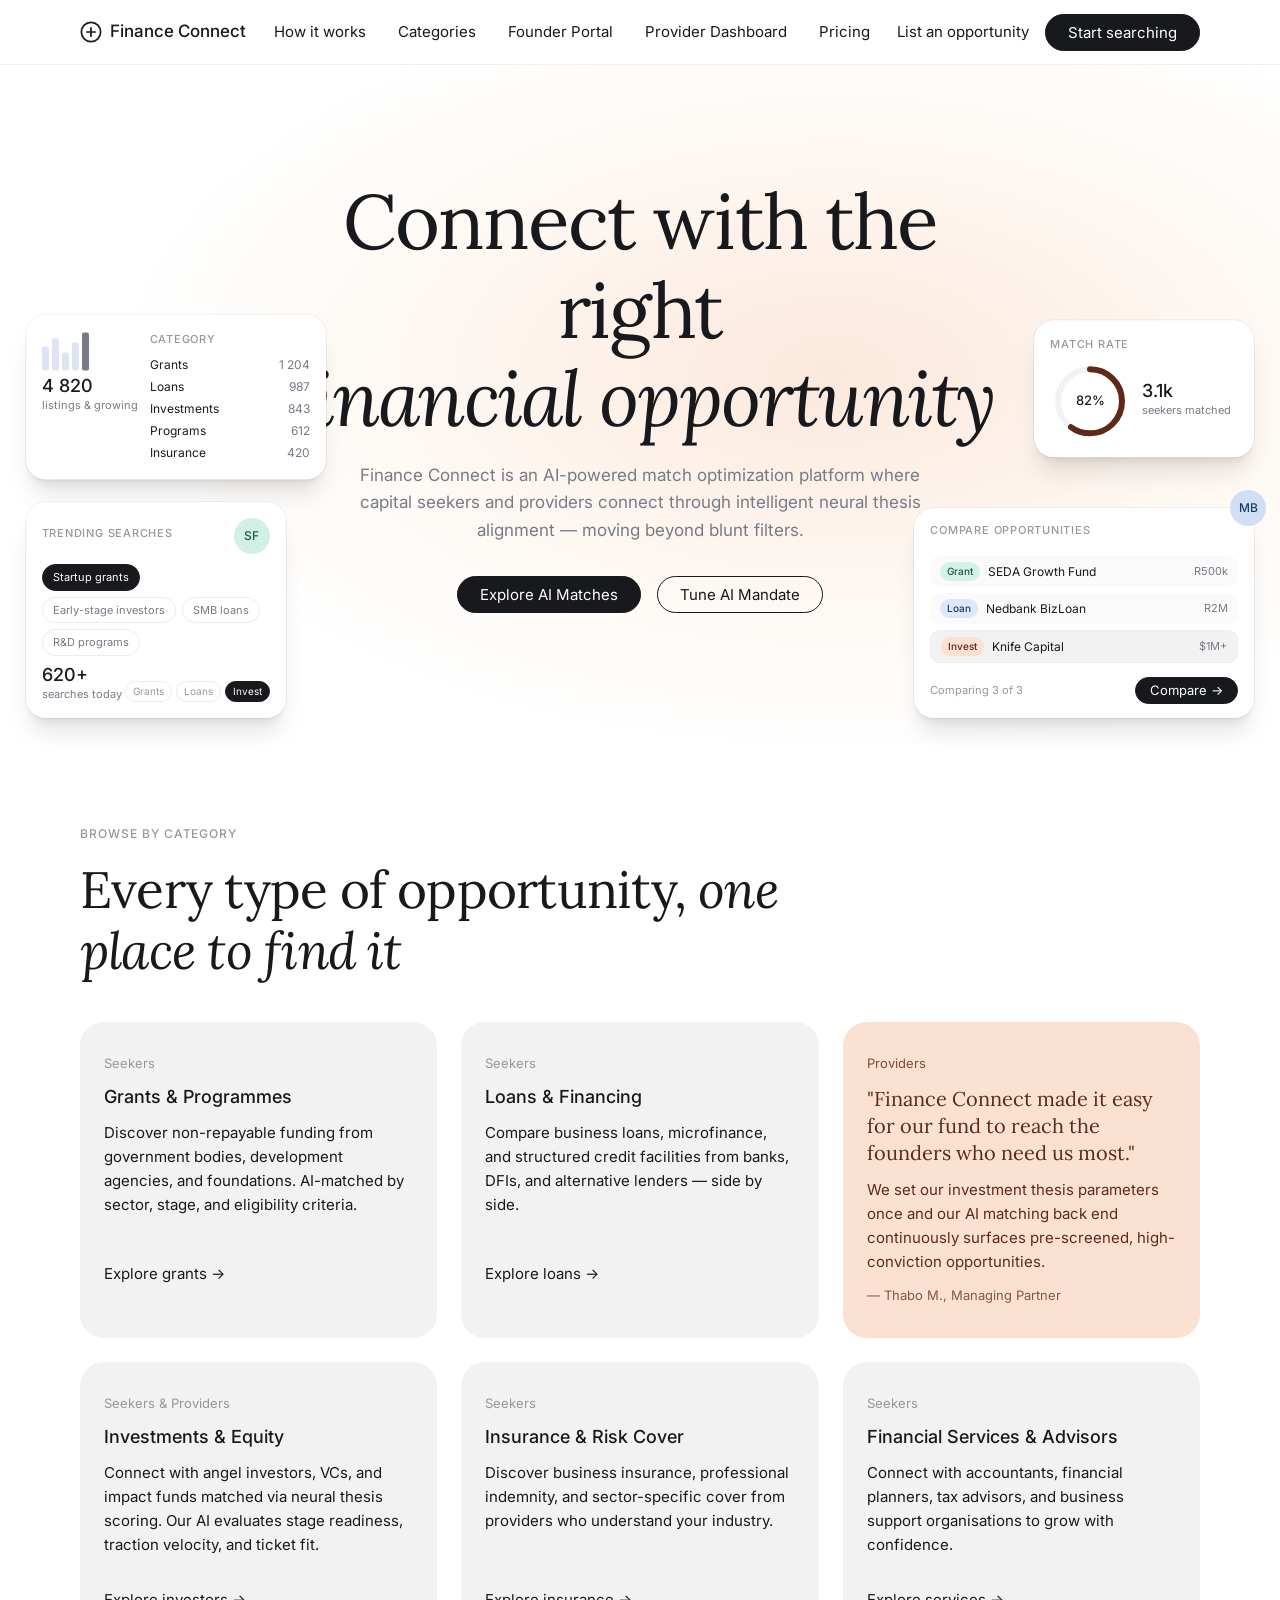
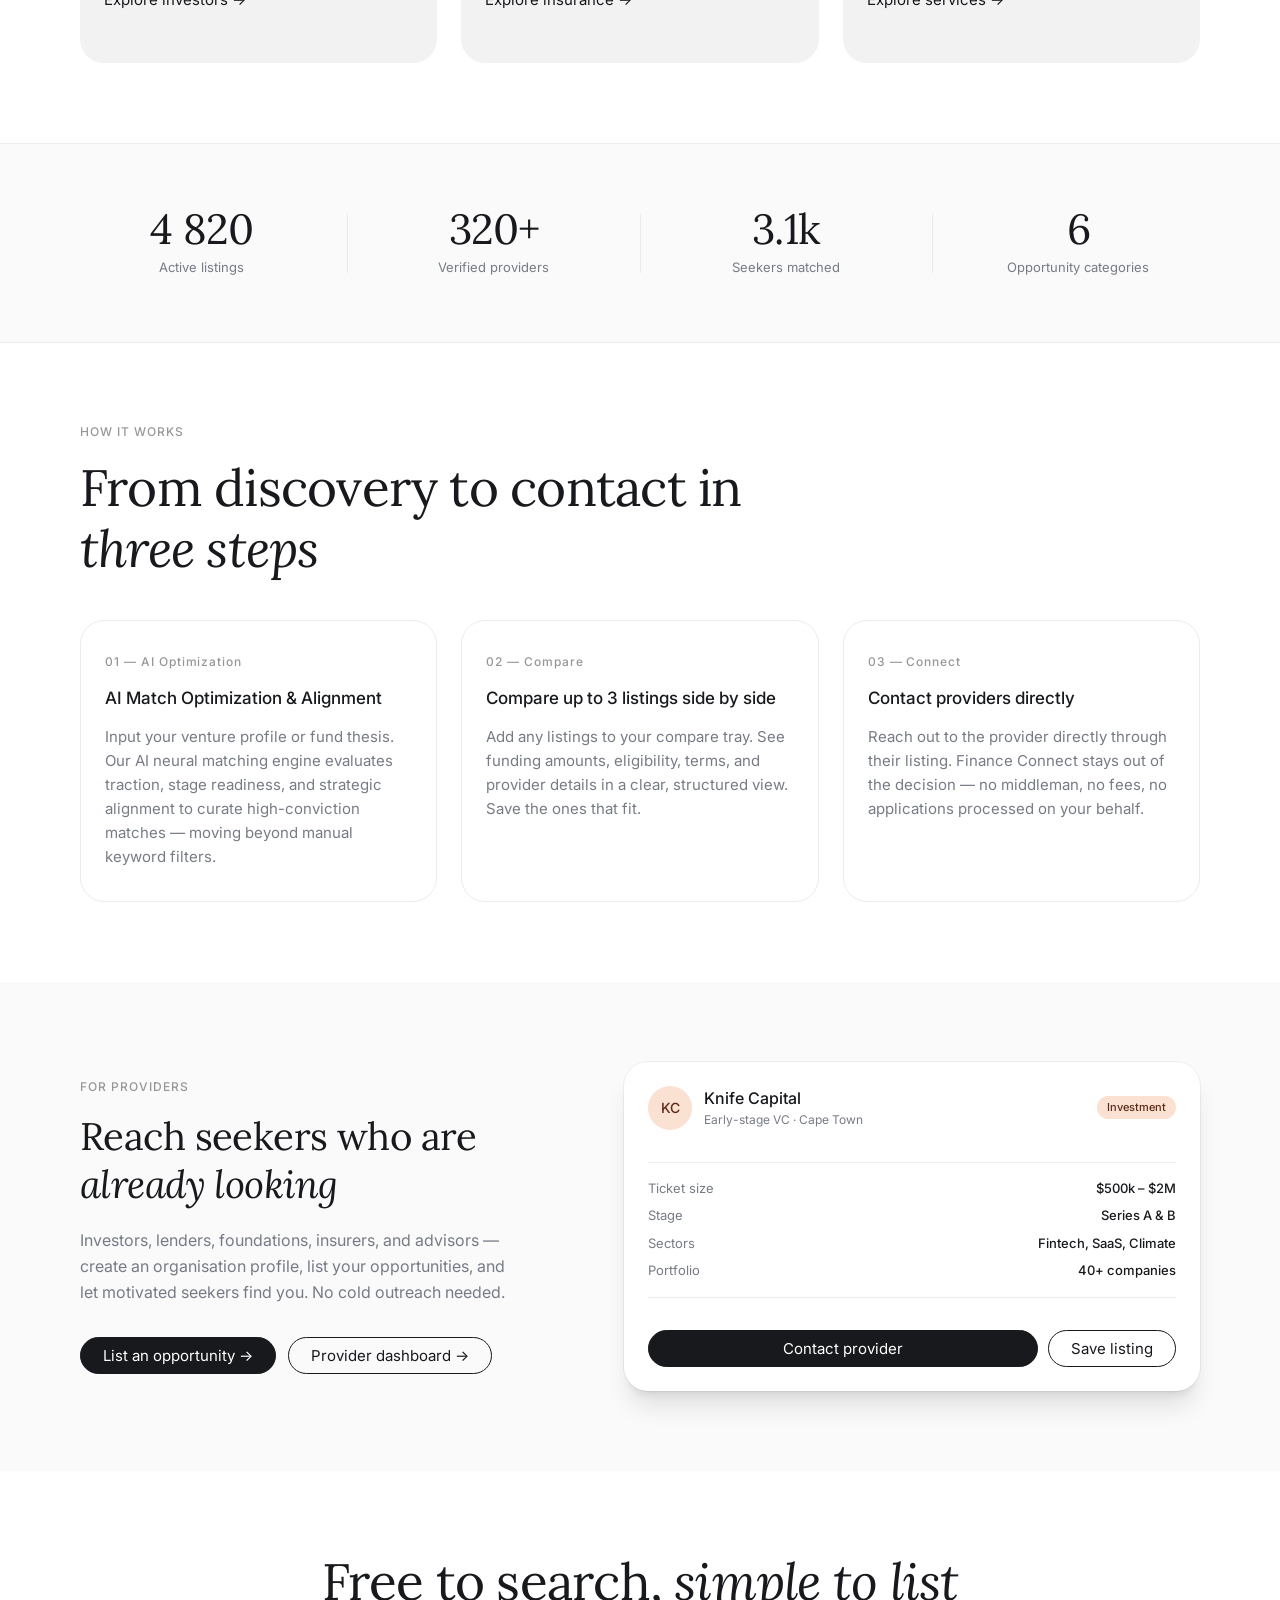
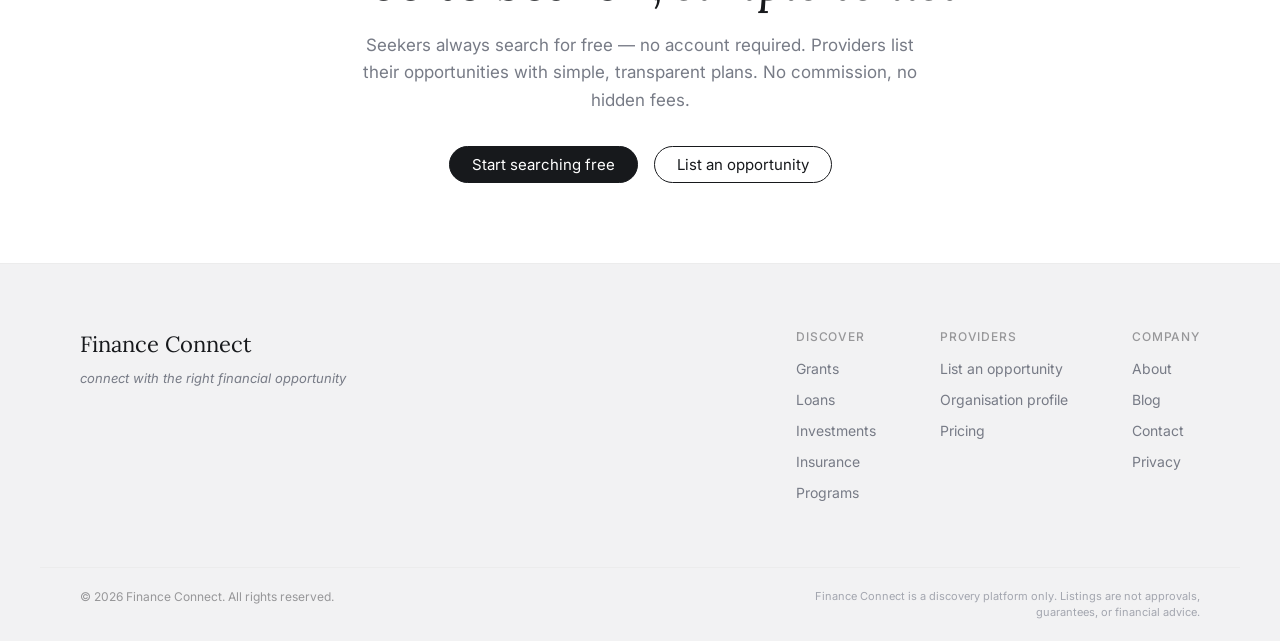
<file: index.html>
<!DOCTYPE html>
<html lang="en">
<head>
  <meta charset="UTF-8" />
  <meta name="viewport" content="width=device-width, initial-scale=1.0" />
  <title>Finance Connect — Connect with the right financial opportunity</title>
  <meta name="description" content="Finance Connect is a two-sided discovery marketplace for financial opportunities. Search grants, loans, investments, insurance, and programs — all in one place." />
  <link rel="preconnect" href="https://fonts.googleapis.com" />
  <link rel="preconnect" href="https://fonts.gstatic.com" crossorigin />
  <link href="https://fonts.googleapis.com/css2?family=Lora:ital,wght@0,400;0,500;1,400;1,500&family=Inter:wght@300;400;500&display=swap" rel="stylesheet" />
  <link rel="stylesheet" href="style.css" />
</head>
<body>

  <!-- NAV -->
  <nav class="nav" id="nav">
    <div class="nav-inner">
      <a href="#" class="nav-logo" aria-label="Finance Connect home">
        <svg width="22" height="22" viewBox="0 0 32 32" fill="none" xmlns="http://www.w3.org/2000/svg">
          <circle cx="16" cy="16" r="14" stroke="currentColor" stroke-width="2.5"/>
          <path d="M10 16h12M16 10v12" stroke="currentColor" stroke-width="2.5" stroke-linecap="round"/>
        </svg>
        Finance Connect
      </a>
      <div class="nav-links">
        <a href="#how-it-works" class="nav-link">How it works</a>
        <a href="#features" class="nav-link">Categories</a>
        <a href="seeker-dashboard.html" class="nav-link">Founder Portal</a>
        <a href="dashboard.html" class="nav-link">Provider Dashboard</a>
        <a href="#pricing-teaser" class="nav-link">Pricing</a>
      </div>
      <div class="nav-ctas">
        <a href="dashboard.html" class="nav-cta-text">List an opportunity</a>
        <a href="#" class="btn btn-filled">Start searching</a>
      </div>
    </div>
  </nav>

  <!-- HERO -->
  <section class="hero" id="hero">
    <div class="hero-bg-blush"></div>

    <!-- Floating card: Category breakdown (left) -->
    <div class="artifact artifact-region" id="artifact-region">
      <div class="artifact-stat-row">
        <div class="artifact-mini-chart">
          <div class="bar-chart">
            <div class="bar" style="height:60%"></div>
            <div class="bar" style="height:80%"></div>
            <div class="bar" style="height:45%"></div>
            <div class="bar" style="height:70%"></div>
            <div class="bar active" style="height:95%"></div>
          </div>
          <div class="artifact-big-num">4 820</div>
          <div class="artifact-delta">listings &amp; growing</div>
        </div>
        <div class="artifact-table-section">
          <div class="artifact-label">Category</div>
          <table class="region-table">
            <tr><td>Grants</td><td>1 204</td></tr>
            <tr><td>Loans</td><td>987</td></tr>
            <tr><td>Investments</td><td>843</td></tr>
            <tr><td>Programs</td><td>612</td></tr>
            <tr><td>Insurance</td><td>420</td></tr>
          </table>
        </div>
      </div>
    </div>

    <!-- Floating card: Match stat (top-right) -->
    <div class="artifact artifact-registrations" id="artifact-registrations">
      <div class="artifact-label">Match rate</div>
      <div class="artifact-reg-body">
        <div class="radial-wrap">
          <svg class="radial-chart" viewBox="0 0 80 80" width="80" height="80">
            <circle cx="40" cy="40" r="32" fill="none" stroke="#f2f2f3" stroke-width="6"/>
            <circle cx="40" cy="40" r="32" fill="none" stroke="#5d2a1a" stroke-width="6"
              stroke-dasharray="150.796" stroke-dashoffset="30"
              stroke-linecap="round" transform="rotate(-90 40 40)"/>
            <text x="40" y="44" text-anchor="middle" font-size="13" font-weight="500" fill="#17191c">82%</text>
          </svg>
        </div>
        <div>
          <div class="artifact-big-num">3.1k</div>
          <div class="artifact-delta">seekers matched</div>
        </div>
      </div>
    </div>

    <!-- Hero text -->
    <div class="hero-content">
      <h1 class="hero-headline">
        Connect with the right<br /><em>financial opportunity</em>
      </h1>
      <p class="hero-sub">Finance Connect is an AI-powered match optimization platform where capital seekers and providers connect through intelligent neural thesis alignment — moving beyond blunt filters.</p>
      <div class="hero-ctas">
        <a href="dashboard.html" class="btn btn-filled" id="hero-search">Explore AI Matches</a>
        <a href="dashboard.html#focus" class="btn btn-ghost" id="hero-list">Tune AI Mandate</a>
      </div>
    </div>

    <!-- Floating card: Popular search (bottom-left) -->
    <div class="artifact artifact-activation" id="artifact-activation">
      <div class="activation-top">
        <div class="artifact-label">Trending searches</div>
        <div class="avatar-bubble green">SF</div>
      </div>
      <div class="trending-pills-wrap">
        <div class="trending-pill active-pill-tag">Startup grants</div>
        <div class="trending-pill">Early-stage investors</div>
        <div class="trending-pill">SMB loans</div>
        <div class="trending-pill">R&amp;D programs</div>
      </div>
      <div class="activation-footer">
        <div>
          <div class="artifact-big-num">620+</div>
          <div class="artifact-delta">searches today</div>
        </div>
        <div class="month-pills">
          <span>Grants</span><span>Loans</span><span class="active-pill">Invest</span>
        </div>
      </div>
    </div>

    <!-- Floating card: Compare widget (bottom-right) -->
    <div class="artifact artifact-composer" id="artifact-composer">
      <div class="avatar-bubble blue composer-avatar">MB</div>
      <div class="compare-widget">
        <div class="artifact-label" style="margin-bottom:8px">Compare opportunities</div>
        <div class="compare-rows">
          <div class="compare-row">
            <span class="compare-badge grant">Grant</span>
            <span class="compare-name">SEDA Growth Fund</span>
            <span class="compare-amt">R500k</span>
          </div>
          <div class="compare-row">
            <span class="compare-badge loan">Loan</span>
            <span class="compare-name">Nedbank BizLoan</span>
            <span class="compare-amt">R2M</span>
          </div>
          <div class="compare-row compare-row-active">
            <span class="compare-badge invest">Invest</span>
            <span class="compare-name">Knife Capital</span>
            <span class="compare-amt">$1M+</span>
          </div>
        </div>
        <div class="compare-footer">
          <span class="compare-hint">Comparing 3 of 3</span>
          <button class="btn btn-filled" style="padding:6px 14px;font-size:13px">Compare →</button>
        </div>
      </div>
    </div>
  </section>

  <!-- CATEGORY BROWSING SECTION -->
  <section class="features" id="features">
    <div class="container">
      <p class="section-category">Browse by category</p>
      <h2 class="section-heading">Every type of opportunity, <em>one place to find it</em></h2>
      <div class="features-grid">

        <div class="feature-card neutral" id="cat-grants">
          <p class="tag">Seekers</p>
          <h3 class="feature-title">Grants &amp; Programmes</h3>
          <p class="feature-body">Discover non-repayable funding from government bodies, development agencies, and foundations. AI-matched by sector, stage, and eligibility criteria.</p>
          <a href="#" class="text-link">Explore grants →</a>
        </div>

        <div class="feature-card neutral" id="cat-loans">
          <p class="tag">Seekers</p>
          <h3 class="feature-title">Loans &amp; Financing</h3>
          <p class="feature-body">Compare business loans, microfinance, and structured credit facilities from banks, DFIs, and alternative lenders — side by side.</p>
          <a href="#" class="text-link">Explore loans →</a>
        </div>

        <div class="feature-card peach" id="feature-peach">
          <p class="tag peach-tag">Providers</p>
          <blockquote class="feature-title peach-title">"Finance Connect made it easy for our fund to reach the founders who need us most."</blockquote>
          <p class="feature-body peach-body">We set our investment thesis parameters once and our AI matching back end continuously surfaces pre-screened, high-conviction opportunities.</p>
          <p class="attribution">— Thabo M., Managing Partner</p>
        </div>

        <div class="feature-card neutral" id="cat-investments">
          <p class="tag">Seekers &amp; Providers</p>
          <h3 class="feature-title">Investments &amp; Equity</h3>
          <p class="feature-body">Connect with angel investors, VCs, and impact funds matched via neural thesis scoring. Our AI evaluates stage readiness, traction velocity, and ticket fit.</p>
          <a href="#" class="text-link">Explore investors →</a>
        </div>

        <div class="feature-card neutral" id="cat-insurance">
          <p class="tag">Seekers</p>
          <h3 class="feature-title">Insurance &amp; Risk Cover</h3>
          <p class="feature-body">Discover business insurance, professional indemnity, and sector-specific cover from providers who understand your industry.</p>
          <a href="#" class="text-link">Explore insurance →</a>
        </div>

        <div class="feature-card neutral" id="cat-services">
          <p class="tag">Seekers</p>
          <h3 class="feature-title">Financial Services &amp; Advisors</h3>
          <p class="feature-body">Connect with accountants, financial planners, tax advisors, and business support organisations to grow with confidence.</p>
          <a href="#" class="text-link">Explore services →</a>
        </div>

      </div>
    </div>
  </section>

  <!-- STATS BAR -->
  <section class="stats-bar" id="stats-bar">
    <div class="container stats-inner">
      <div class="stat-item">
        <div class="stat-num">4 820</div>
        <div class="stat-label">Active listings</div>
      </div>
      <div class="stat-divider"></div>
      <div class="stat-item">
        <div class="stat-num">320+</div>
        <div class="stat-label">Verified providers</div>
      </div>
      <div class="stat-divider"></div>
      <div class="stat-item">
        <div class="stat-num">3.1k</div>
        <div class="stat-label">Seekers matched</div>
      </div>
      <div class="stat-divider"></div>
      <div class="stat-item">
        <div class="stat-num">6</div>
        <div class="stat-label">Opportunity categories</div>
      </div>
    </div>
  </section>

  <!-- HOW IT WORKS -->
  <section class="how-it-works" id="how-it-works">
    <div class="container">
      <p class="section-category">How it works</p>
      <h2 class="section-heading">From discovery to contact in <em>three steps</em></h2>
      <div class="steps-grid">
        <div class="step-card" id="step-1">
          <div class="step-num">01 — AI Optimization</div>
          <h3 class="step-title">AI Match Optimization &amp; Alignment</h3>
          <p class="step-body">Input your venture profile or fund thesis. Our AI neural matching engine evaluates traction, stage readiness, and strategic alignment to curate high-conviction matches — moving beyond manual keyword filters.</p>
        </div>
        <div class="step-card" id="step-2">
          <div class="step-num">02 — Compare</div>
          <h3 class="step-title">Compare up to 3 listings side by side</h3>
          <p class="step-body">Add any listings to your compare tray. See funding amounts, eligibility, terms, and provider details in a clear, structured view. Save the ones that fit.</p>
        </div>
        <div class="step-card" id="step-3">
          <div class="step-num">03 — Connect</div>
          <h3 class="step-title">Contact providers directly</h3>
          <p class="step-body">Reach out to the provider directly through their listing. Finance Connect stays out of the decision — no middleman, no fees, no applications processed on your behalf.</p>
        </div>
      </div>
    </div>
  </section>

  <!-- FOR PROVIDERS SECTION -->
  <section class="composer-section" id="for-providers">
    <div class="container">
      <div class="composer-section-inner">
        <div class="composer-text">
          <p class="section-category">For Providers</p>
          <h2 class="section-heading-sm">Reach seekers who are <em>already looking</em></h2>
          <p class="composer-desc">Investors, lenders, foundations, insurers, and advisors — create an organisation profile, list your opportunities, and let motivated seekers find you. No cold outreach needed.</p>
          <div style="display:flex;gap:12px;align-items:center;flex-wrap:wrap;">
            <a href="dashboard.html" class="btn btn-filled" id="list-opportunity">List an opportunity →</a>
            <a href="dashboard.html" class="btn btn-ghost" id="view-dashboard">Provider dashboard →</a>
          </div>
        </div>
        <div class="composer-demo">
          <div class="composer-card" id="provider-card">
            <div class="provider-profile">
              <div class="provider-avatar">KC</div>
              <div>
                <div class="provider-name">Knife Capital</div>
                <div class="provider-type">Early-stage VC · Cape Town</div>
              </div>
              <span class="provider-badge">Investment</span>
            </div>
            <div class="provider-details">
              <div class="provider-detail-row">
                <span class="provider-detail-label">Ticket size</span>
                <span class="provider-detail-val">$500k – $2M</span>
              </div>
              <div class="provider-detail-row">
                <span class="provider-detail-label">Stage</span>
                <span class="provider-detail-val">Series A &amp; B</span>
              </div>
              <div class="provider-detail-row">
                <span class="provider-detail-label">Sectors</span>
                <span class="provider-detail-val">Fintech, SaaS, Climate</span>
              </div>
              <div class="provider-detail-row">
                <span class="provider-detail-label">Portfolio</span>
                <span class="provider-detail-val">40+ companies</span>
              </div>
            </div>
            <div class="provider-actions">
              <button class="btn btn-filled" style="flex:1" id="contact-provider">Contact provider</button>
              <button class="btn btn-ghost" id="save-listing">Save listing</button>
            </div>
          </div>
        </div>
      </div>
    </div>
  </section>

  <!-- PRICING TEASER -->
  <section class="pricing-teaser" id="pricing-teaser">
    <div class="container pricing-inner">
      <h2 class="section-heading">Free to search, <em>simple to list</em></h2>
      <p class="pricing-sub">Seekers always search for free — no account required. Providers list their opportunities with simple, transparent plans. No commission, no hidden fees.</p>
      <div class="pricing-ctas">
        <a href="#" class="btn btn-filled" id="pricing-search">Start searching free</a>
        <a href="#" class="btn btn-ghost" id="pricing-list">List an opportunity</a>
      </div>
    </div>
  </section>

  <!-- FOOTER -->
  <footer class="footer" id="footer">
    <div class="container footer-inner">
      <div class="footer-brand">
        <span class="footer-logo">Finance Connect</span>
        <span class="footer-tagline">connect with the right financial opportunity</span>
      </div>
      <div class="footer-links">
        <div class="footer-col">
          <p class="footer-col-title">Discover</p>
          <a href="#">Grants</a>
          <a href="#">Loans</a>
          <a href="#">Investments</a>
          <a href="#">Insurance</a>
          <a href="#">Programs</a>
        </div>
        <div class="footer-col">
          <p class="footer-col-title">Providers</p>
          <a href="#">List an opportunity</a>
          <a href="#">Organisation profile</a>
          <a href="#">Pricing</a>
        </div>
        <div class="footer-col">
          <p class="footer-col-title">Company</p>
          <a href="#">About</a>
          <a href="#">Blog</a>
          <a href="#">Contact</a>
          <a href="#">Privacy</a>
        </div>
      </div>
    </div>
    <div class="footer-bottom">
      <span>&copy; 2026 Finance Connect. All rights reserved.</span>
      <span>Finance Connect is a discovery platform only. Listings are not approvals, guarantees, or financial advice.</span>
    </div>
  </footer>

</body>
</html>
</file>
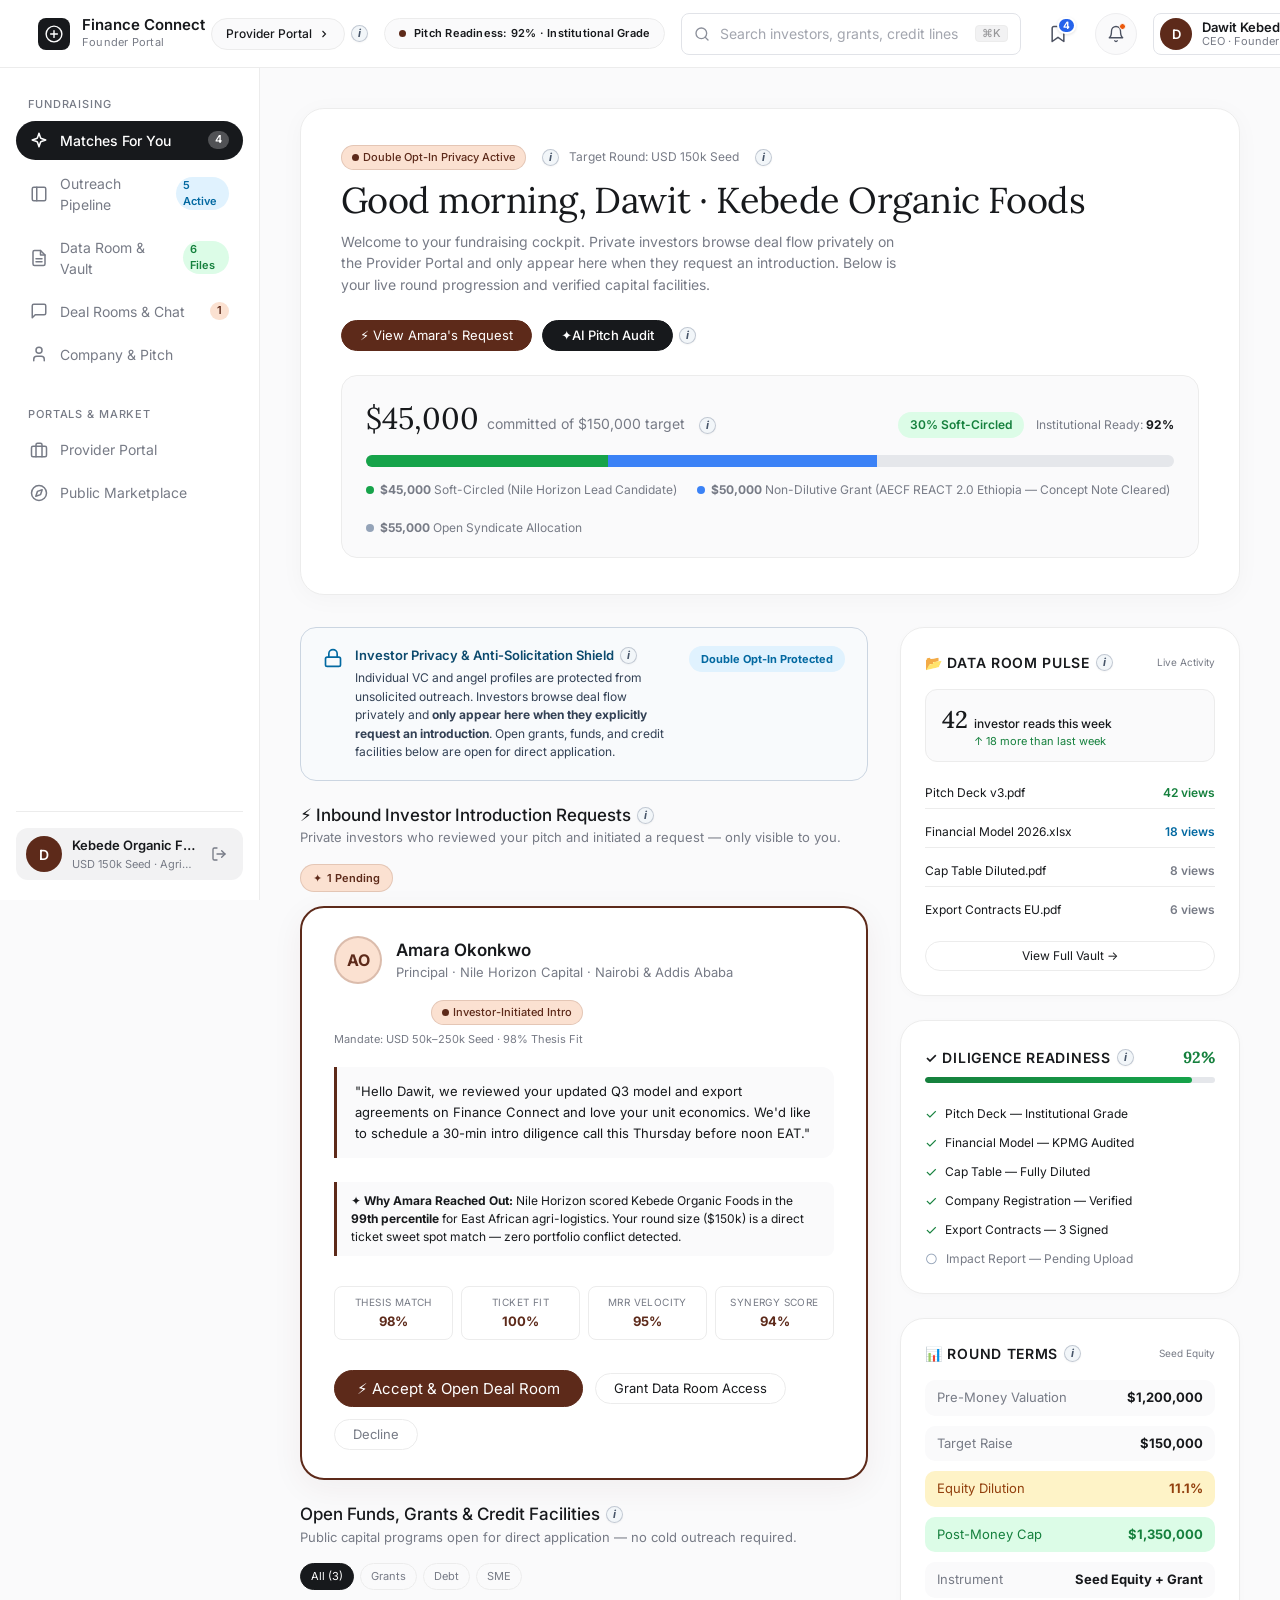
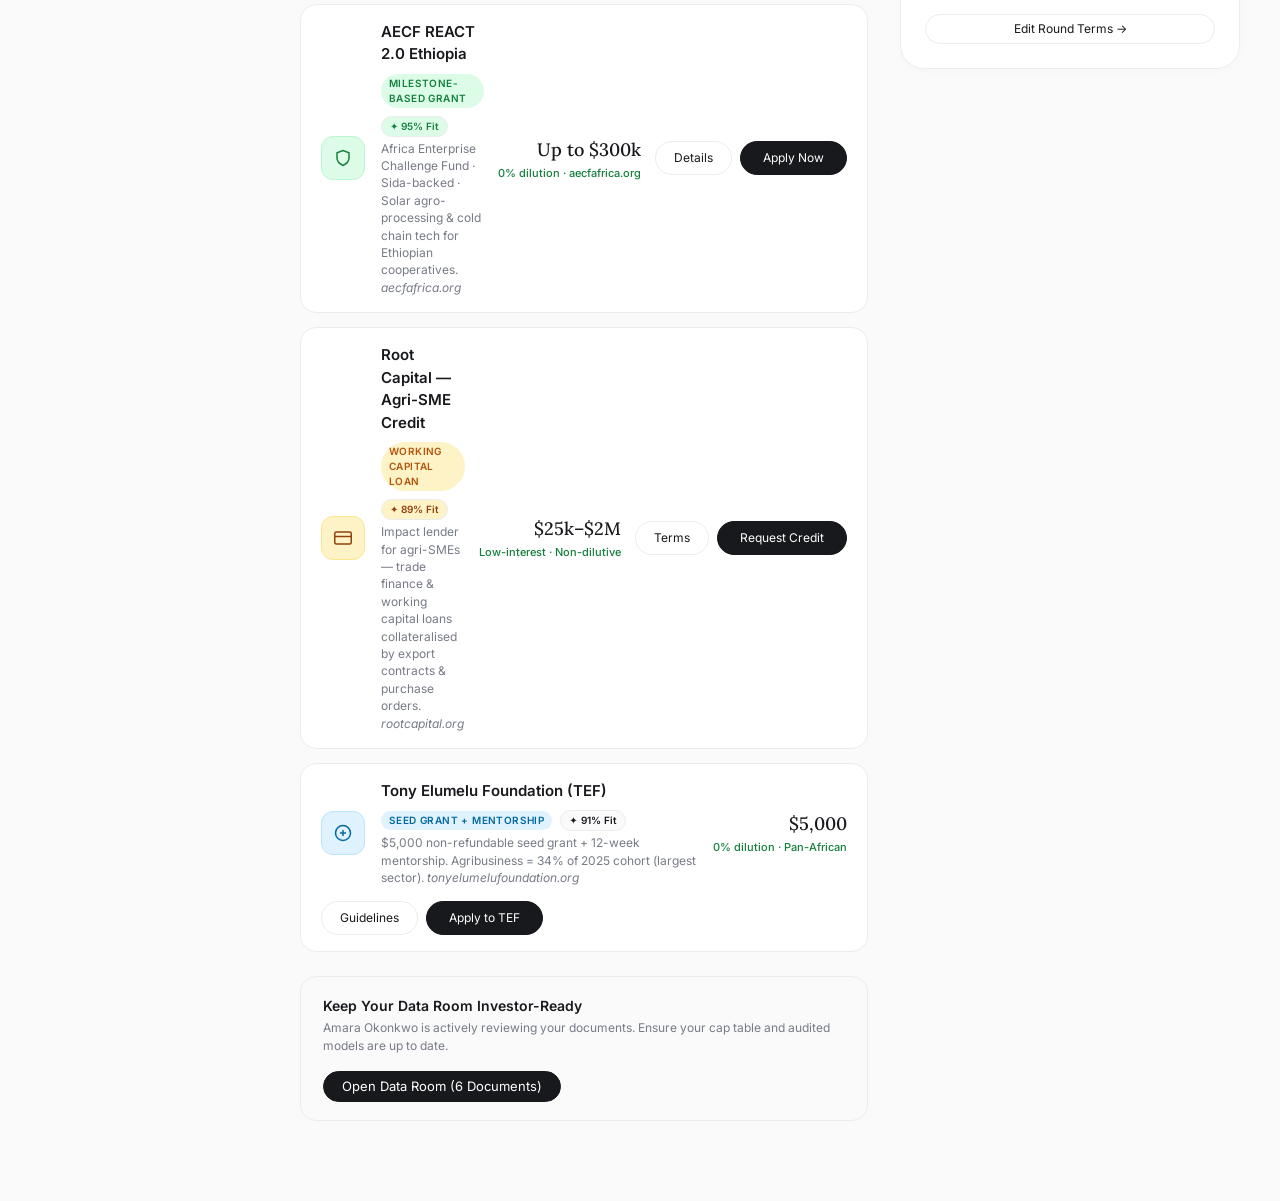
<file: seeker-dashboard.html>
<!DOCTYPE html>
<html lang="en">
<head>
  <meta charset="UTF-8" />
  <meta name="viewport" content="width=device-width, initial-scale=1.0" />
  <title>Finance Connect — Founder Portal &amp; Capital Hub</title>
  <meta name="description" content="Your Finance Connect founder portal — matched capital providers, due diligence data room, application pipeline, and investor communications." />
  <link rel="preconnect" href="https://fonts.googleapis.com" />
  <link rel="preconnect" href="https://fonts.gstatic.com" crossorigin />
  <link href="https://fonts.googleapis.com/css2?family=Lora:ital,wght@0,400;0,500;1,400;1,500&family=Inter:wght@300;400;500;600;700&display=swap" rel="stylesheet" />
  <link rel="stylesheet" href="variables.css" />
  <link rel="stylesheet" href="style.css" />
  <link rel="stylesheet" href="dashboard.css" />
</head>
<body class="dash-body">

  <!-- ── TOP NAVIGATION BAR ── -->
  <header class="dash-top-navbar" id="dash-top-navbar">
    <div class="dash-nav-left">
      <!-- Mobile sidebar hamburger toggle -->
      <button class="dash-nav-toggle" id="dash-sidebar-toggle" aria-label="Toggle navigation menu">
        <svg width="20" height="20" viewBox="0 0 24 24" fill="none" stroke="currentColor" stroke-width="2" stroke-linecap="round">
          <line x1="3" y1="12" x2="21" y2="12"/>
          <line x1="3" y1="6" x2="21" y2="6"/>
          <line x1="3" y1="18" x2="21" y2="18"/>
        </svg>
      </button>

      <!-- Brand Logo -->
      <a href="index.html" class="dash-nav-logo" aria-label="Finance Connect home">
        <div class="dash-logo-icon">
          <svg width="18" height="18" viewBox="0 0 32 32" fill="none">
            <circle cx="16" cy="16" r="14" stroke="#fff" stroke-width="2.5"/>
            <path d="M10 16h12M16 10v12" stroke="#fff" stroke-width="2.5" stroke-linecap="round"/>
          </svg>
        </div>
        <div class="dash-logo-text-group">
          <span class="dash-logo-title" style="white-space:nowrap;">Finance Connect</span>
          <span class="dash-logo-subtitle" style="white-space:nowrap;">Founder Portal</span>
        </div>
      </a>
    </div>

    <!-- Right Controls: Portal Switcher, Search, Notifications, User Profile Capsule -->
    <div class="dash-nav-right">
      <!-- Portal Switcher to Provider Portal -->
      <div style="display:flex; align-items:center;">
        <a href="dashboard.html" class="portal-switch-pill" title="Switch to view as an Investor / Capital Provider">
          <span>Provider Portal</span>
          <svg width="12" height="12" viewBox="0 0 24 24" fill="none" stroke="currentColor" stroke-width="2.2"><polyline points="9 18 15 12 9 6"></polyline></svg>
        </a>
        <button type="button" class="demo-info-btn" data-demo-cat="Dual Persona" data-demo-title="Persona Switcher: Founder vs. Investor" data-demo-desc="Toggle between the Seeker (Founder) and Provider (Investor) views in one click. Perfect for demonstrating how both sides interact without logging out." data-demo-tip="Click 'Provider Portal' anytime to switch to Amara Okonkwo's VC view." aria-label="Feature explanation">i</button>
      </div>

      <!-- AI Pitch Readiness Engine Indicator -->
      <div class="dash-ai-engine-pill" title="AI Readiness & Institutional Fit Engine Active">
        <span class="ai-pulse-dot"></span>
        <span>Pitch Readiness: 92% · Institutional Grade</span>
      </div>

      <!-- Search Input Box -->
      <div class="dash-nav-search" id="dash-nav-search">
        <svg class="dash-search-icon" width="16" height="16" viewBox="0 0 24 24" fill="none" stroke="currentColor" stroke-width="2" stroke-linecap="round" stroke-linejoin="round">
          <circle cx="11" cy="11" r="8"/>
          <line x1="21" y1="21" x2="16.65" y2="16.65"/>
        </svg>
        <input type="text" placeholder="Search investors, grants, credit lines" class="dash-search-input" id="dash-search-input" aria-label="Search investors, lenders, grants" />
        <span class="dash-search-shortcut">⌘K</span>
      </div>

      <!-- Action: Inbound Interest / Bookmarked (Badge 4) -->
      <div class="dash-nav-action-wrap">
        <button class="dash-nav-icon-btn" id="dash-basket-btn" aria-label="Target Investors List" title="Target Capital Providers">
          <svg width="20" height="20" viewBox="0 0 24 24" fill="none" stroke="currentColor" stroke-width="1.8" stroke-linecap="round" stroke-linejoin="round">
            <path d="M19 21l-7-5-7 5V5a2 2 0 0 1 2-2h10a2 2 0 0 1 2 2z"></path>
          </svg>
          <span class="dash-basket-badge" id="basket-badge-count">4</span>
        </button>

        <!-- Target providers popover -->
        <div class="dash-popover dash-basket-popover" id="dash-basket-popover">
          <div class="dash-popover-title-row">
            <span class="dash-popover-title">Capital Programs &amp; Intros</span>
            <span class="dash-badge" id="popover-saved-count">4 items</span>
          </div>
          <div class="dash-popover-list">
            <a href="javascript:void(0)" class="dash-mini-card" data-tab="matches">
              <div class="dash-mini-card-text">
                <span class="dash-mini-card-title">Nile Horizon Capital</span>
                <span class="dash-mini-card-sub">⚡ Inbound Intro Requested · Seed Lead</span>
              </div>
            </a>
            <a href="javascript:void(0)" class="dash-mini-card" data-tab="matches">
              <div class="dash-mini-card-text">
                <span class="dash-mini-card-title">AECF REACT 2.0 Ethiopia</span>
                <span class="dash-mini-card-sub">Milestone Grant · Up to $300k · aecfafrica.org</span>
              </div>
            </a>
            <a href="javascript:void(0)" class="dash-mini-card" data-tab="matches">
              <div class="dash-mini-card-text">
                <span class="dash-mini-card-title">Root Capital Agri-SME Credit</span>
                <span class="dash-mini-card-sub">Working Capital Loan · $25k–$2M</span>
              </div>
            </a>
            <a href="javascript:void(0)" class="dash-mini-card" data-tab="matches">
              <div class="dash-mini-card-text">
                <span class="dash-mini-card-title">Tony Elumelu Foundation (TEF)</span>
                <span class="dash-mini-card-sub">Seed Grant + Mentorship · $5,000 non-refundable</span>
              </div>
            </a>
          </div>
          <div style="padding-top: 8px; border-top: 1px solid var(--color-border); margin-top: 6px; text-align: center;">
            <button class="btn btn-filled" style="width: 100%; font-size: 12px; padding: 6px 12px;" data-tab="pipeline">Manage Pipeline Funnel</button>
          </div>
        </div>
      </div>

      <!-- Notification Bell Button -->
      <div class="dash-nav-action-wrap">
        <button class="dash-nav-icon-btn dash-bell-btn" id="dash-bell-btn" aria-label="Notifications (3 unread)" title="Notifications">
          <svg width="18" height="18" viewBox="0 0 24 24" fill="none" stroke="currentColor" stroke-width="1.8" stroke-linecap="round" stroke-linejoin="round">
            <path d="M6 8a6 6 0 0 1 12 0c0 7 3 9 3 9H3s3-2 3-9"/>
            <path d="M10.3 21a1.94 1.94 0 0 0 3.4 0"/>
          </svg>
          <span class="dash-bell-dot"></span>
        </button>

        <!-- Notifications popover -->
        <div class="dash-popover dash-notif-popover" id="dash-notif-popover">
          <div class="dash-popover-title-row">
            <span class="dash-popover-title">Investor Notifications</span>
            <span class="dash-badge">3 unread</span>
          </div>
          <div class="dash-popover-list">
            <a href="javascript:void(0)" class="dash-mini-card" data-tab="messages">
              <div class="dash-mini-card-text">
                <span class="dash-mini-card-title">Amara Okonkwo (Nile Horizon)</span>
                <span class="dash-mini-card-sub">Reviewed updated financial model · 12m ago</span>
              </div>
            </a>
            <a href="javascript:void(0)" class="dash-mini-card" data-tab="dataroom">
              <div class="dash-mini-card-text">
                <span class="dash-mini-card-title">Data Room Access Request</span>
                <span class="dash-mini-card-sub">AfriVentures requested Cap Table access</span>
              </div>
            </a>
            <a href="javascript:void(0)" class="dash-mini-card" data-tab="pipeline">
              <span class="dash-mini-card-title">AECF REACT 2.0 — Stage Cleared</span>
              <span class="dash-mini-card-sub">Concept note approved · Up to $300k grant</span>
            </a>
          </div>
        </div>
      </div>

      <!-- User Profile Capsule: Dawit Kebede (Founder) -->
      <div class="dash-user-capsule-wrap">
        <button class="dash-user-capsule" id="dash-user-capsule-btn" aria-haspopup="true" aria-expanded="false" aria-label="Founder account menu">
          <div class="dash-capsule-avatar-fallback" style="display:flex; background:var(--color-sienna-brown); color:#fff;">D</div>
          <div class="dash-capsule-text">
            <span class="dash-capsule-name">Dawit Kebede</span>
            <span class="dash-capsule-role">CEO · Founder</span>
          </div>
          <svg class="dash-capsule-chevron" width="14" height="14" viewBox="0 0 24 24" fill="none" stroke="currentColor" stroke-width="2.2" stroke-linecap="round" stroke-linejoin="round">
            <polyline points="6 9 12 15 18 9"></polyline>
          </svg>
        </button>

        <!-- Dropdown Menu -->
        <div class="dash-popover dash-user-menu" id="dash-user-menu">
          <div class="dash-popover-header">
            <div class="dash-popover-user-name">Dawit Kebede</div>
            <div class="dash-popover-user-email">dawit.kebede@kebedefoods.com</div>
          </div>
          <div class="dash-popover-divider"></div>
          <a href="javascript:void(0)" class="dash-popover-link" data-tab="profile">
            <svg width="15" height="15" viewBox="0 0 24 24" fill="none" stroke="currentColor" stroke-width="2"><path d="M20 21v-2a4 4 0 0 0-4-4H8a4 4 0 0 0-4 4v2"/><circle cx="12" cy="7" r="4"/></svg>
            Company &amp; Pitch Profile
          </a>
          <a href="javascript:void(0)" class="dash-popover-link" data-tab="dataroom">
            <svg width="15" height="15" viewBox="0 0 24 24" fill="none" stroke="currentColor" stroke-width="2"><path d="M14 2H6a2 2 0 0 0-2 2v16a2 2 0 0 0 2 2h12a2 2 0 0 0 2-2V8z"/><polyline points="14 2 14 8 20 8"/></svg>
            Due Diligence Data Room
          </a>
          <a href="javascript:void(0)" class="dash-popover-link" data-tab="pipeline">
            <svg width="15" height="15" viewBox="0 0 24 24" fill="none" stroke="currentColor" stroke-width="2"><rect x="3" y="3" width="18" height="18" rx="2"/><line x1="9" y1="3" x2="9" y2="21"/></svg>
            Application Funnel
          </a>
          <a href="dashboard.html" class="dash-popover-link">
            <svg width="15" height="15" viewBox="0 0 24 24" fill="none" stroke="currentColor" stroke-width="2"><path d="M16 21v-2a4 4 0 0 0-4-4H5a4 4 0 0 0-4 4v2"/><circle cx="8.5" cy="7" r="4"/><polyline points="17 11 19 13 23 9"/></svg>
            Switch to Provider Portal
          </a>
          <div class="dash-popover-divider"></div>
          <a href="index.html" class="dash-popover-link logout-link">
            <svg width="15" height="15" viewBox="0 0 24 24" fill="none" stroke="currentColor" stroke-width="2"><path d="M9 21H5a2 2 0 0 1-2-2V5a2 2 0 0 1 2-2h4"/><polyline points="16 17 21 12 16 7"/><line x1="21" y1="12" x2="9" y2="12"/></svg>
            Sign out
          </a>
        </div>
      </div>
    </div>
  </header>

  <!-- ── APP LAYOUT WRAPPER ── -->
  <div class="dash-layout">

    <!-- SIDEBAR NAVIGATION -->
    <aside class="dash-sidebar" id="dash-sidebar">
      <div class="dash-sidebar-top">
        <nav class="dash-nav-group" aria-label="Main menu">
          <div class="dash-nav-section-title">Fundraising</div>

          <a href="#matches" class="dash-nav-item dash-nav-item-active" data-tab="matches" id="nav-matches">
            <svg width="18" height="18" viewBox="0 0 24 24" fill="none" stroke="currentColor" stroke-width="2" stroke-linecap="round" stroke-linejoin="round">
              <path d="m12 3-1.9 5.8a2 2 0 0 1-1.3 1.3L3 12l5.8 1.9a2 2 0 0 1 1.3 1.3L12 21l1.9-5.8a2 2 0 0 1 1.3-1.3L21 12l-5.8-1.9a2 2 0 0 1-1.3-1.3z"/>
            </svg>
            <span>Matches For You</span>
            <span class="dash-badge">4</span>
          </a>

          <a href="#pipeline" class="dash-nav-item" data-tab="pipeline" id="nav-pipeline">
            <svg width="18" height="18" viewBox="0 0 24 24" fill="none" stroke="currentColor" stroke-width="2" stroke-linecap="round" stroke-linejoin="round">
              <rect x="3" y="3" width="18" height="18" rx="2"/><line x1="9" y1="3" x2="9" y2="21"/>
            </svg>
            <span>Outreach Pipeline</span>
            <span class="dash-badge" style="background:#e0f2fe; color:#0369a1;">5 Active</span>
          </a>

          <a href="#dataroom" class="dash-nav-item" data-tab="dataroom" id="nav-dataroom">
            <svg width="18" height="18" viewBox="0 0 24 24" fill="none" stroke="currentColor" stroke-width="2" stroke-linecap="round" stroke-linejoin="round">
              <path d="M14 2H6a2 2 0 0 0-2 2v16a2 2 0 0 0 2 2h12a2 2 0 0 0 2-2V8z"/><polyline points="14 2 14 8 20 8"/><line x1="16" y1="13" x2="8" y2="13"/><line x1="16" y1="17" x2="8" y2="17"/>
            </svg>
            <span>Data Room &amp; Vault</span>
            <span class="dash-badge" style="background:#dcfce7; color:#15803d;">6 Files</span>
          </a>

          <a href="#messages" class="dash-nav-item" data-tab="messages" id="nav-messages">
            <svg width="18" height="18" viewBox="0 0 24 24" fill="none" stroke="currentColor" stroke-width="2" stroke-linecap="round" stroke-linejoin="round">
              <path d="M21 15a2 2 0 0 1-2 2H7l-4 4V5a2 2 0 0 1 2-2h14a2 2 0 0 1 2 2z"/>
            </svg>
            <span>Deal Rooms &amp; Chat</span>
            <span class="dash-badge" aria-label="1 new message">1</span>
          </a>

          <a href="#profile" class="dash-nav-item" data-tab="profile" id="nav-profile">
            <svg width="18" height="18" viewBox="0 0 24 24" fill="none" stroke="currentColor" stroke-width="2" stroke-linecap="round" stroke-linejoin="round">
              <path d="M19 21v-2a4 4 0 0 0-4-4H9a4 4 0 0 0-4 4v2"/><circle cx="12" cy="7" r="4"/>
            </svg>
            <span>Company &amp; Pitch</span>
          </a>

          <div class="dash-nav-section-title" style="margin-top: 20px;">Portals &amp; Market</div>
          <a href="dashboard.html" class="dash-nav-item" id="nav-provider-switch">
            <svg width="18" height="18" viewBox="0 0 24 24" fill="none" stroke="currentColor" stroke-width="2" stroke-linecap="round" stroke-linejoin="round">
              <rect x="2" y="7" width="20" height="14" rx="2" ry="2"/><path d="M16 21V5a2 2 0 0 0-2-2h-4a2 2 0 0 0-2 2v16"/>
            </svg>
            <span>Provider Portal</span>
          </a>
          <a href="index.html" class="dash-nav-item" id="nav-marketplace">
            <svg width="18" height="18" viewBox="0 0 24 24" fill="none" stroke="currentColor" stroke-width="2" stroke-linecap="round" stroke-linejoin="round">
              <circle cx="12" cy="12" r="10"/><polygon points="16.24 7.76 14.12 14.12 7.76 16.24 9.88 9.88 16.24 7.76"/>
            </svg>
            <span>Public Marketplace</span>
          </a>
        </nav>
      </div>

      <!-- Sidebar Bottom / Account -->
      <div class="dash-sidebar-bottom">
        <div class="dash-user-card" id="user-card">
          <div class="dash-avatar" style="background:var(--color-sienna-brown);" aria-label="Dawit's account">D</div>
          <div class="dash-user-info">
            <span class="dash-user-name">Kebede Organic Foods</span>
            <span class="dash-user-role">USD 150k Seed · Agri-tech</span>
          </div>
          <a href="index.html" class="dash-user-logout" title="Back to homepage" aria-label="Back to homepage">
            <svg width="16" height="16" viewBox="0 0 24 24" fill="none" stroke="currentColor" stroke-width="2" stroke-linecap="round" stroke-linejoin="round">
              <path d="M9 21H5a2 2 0 0 1-2-2V5a2 2 0 0 1 2-2h4"/><polyline points="16 17 21 12 16 7"/><line x1="21" y1="12" x2="9" y2="12"/>
            </svg>
          </a>
        </div>
      </div>
    </aside>

    <!-- Mobile Backdrop -->
    <div class="dash-sidebar-backdrop" id="sidebar-backdrop"></div>

    <!-- MAIN CONTENT VIEW CONTAINER -->
    <div class="dash-main-wrapper">
      <main class="dash-main" id="dash-main">

        <!-- ========================================================
             INTERFACE 1: "MATCHES FOR YOU" (MATCHED CAPITAL HUB)
             ======================================================== -->
        <div class="dash-view dash-view-active" id="view-matches">

          <!-- ── FOUNDER COMMAND HERO ── -->
          <section class="founder-command-hero" id="founder-hero" aria-labelledby="founder-hero-heading">
            <div class="founder-hero-top">
              <div>
                <div class="founder-hero-meta">
                  <span class="ai-tag-pill" style="background:#fbe1d1; color:#5d2a1a;"><span class="ai-pulse-dot" style="background:#5d2a1a;"></span> Double Opt-In Privacy Active</span>
                  <button type="button" class="demo-info-btn" data-demo-cat="Founder Protection" data-demo-title="Double Opt-In Privacy Protocol" data-demo-desc="To prevent founders from being spammed and investors from being cold-badgered, private VC profiles are shielded and only appear if the investor explicitly initiates contact first." data-demo-tip="Explain that this privacy protocol gives founders confidence to upload sensitive financial metrics." aria-label="Feature explanation">i</button>
                  <span style="font-size:12px; color:var(--color-slate-gray);">Target Round: USD 150k Seed</span>
                  <button type="button" class="demo-info-btn" data-demo-cat="Capital Ask" data-demo-title="Target Financing Parameters" data-demo-desc="Specifies the current round size and stage. The AI neural matching engine checks this against verified investor check sweet-spots (e.g. $50k–$250k)." aria-label="Feature explanation">i</button>
                </div>
                <h1 class="founder-hero-title" id="founder-hero-heading">
                  Good morning, Dawit · Kebede Organic Foods
                </h1>
                <p class="founder-hero-sub">
                  Welcome to your fundraising cockpit. Private investors browse deal flow privately on the Provider Portal and only appear here when they request an introduction. Below is your live round progression and verified capital facilities.
                </p>
              </div>

              <div style="display:flex; gap:10px; flex-wrap:wrap; align-self:center;">
                <button class="btn btn-filled" data-tab="messages" style="background:var(--color-sienna-brown); border-color:var(--color-sienna-brown); color:#fff; font-size:13px; padding:8px 18px;">
                  ⚡ View Amara's Request
                </button>
                <div style="display:flex; align-items:center;">
                  <button class="btn btn-ai-optimize" id="hero-pitch-audit-btn" onclick="runPitchAudit()" style="font-size:13px; padding:8px 18px;">
                    <span id="audit-btn-icon">✦</span> <span id="audit-btn-text">AI Pitch Audit</span>
                  </button>
                  <button type="button" class="demo-info-btn" data-demo-cat="AI Diligence" data-demo-title="AI Pitch & Diligence Audit" data-demo-desc="Simulates an institutional Investment Committee review of the founder's pitch deck, unit economics, and data room to rate institutional readiness." data-demo-tip="Click '✦ AI Pitch Audit' to run a live simulated audit on stage!" aria-label="Feature explanation">i</button>
                </div>
              </div>
            </div>

            <!-- Embedded Live Round Progression Tracker -->
            <div class="round-progress-card">
              <div class="round-progress-stats">
                <div class="round-main-stat">
                  <span class="round-stat-raised">$45,000</span>
                  <span class="round-stat-target">committed of $150,000 target</span>
                  <button type="button" class="demo-info-btn" data-demo-cat="Blended Capital" data-demo-title="Multi-Source Capital Progression" data-demo-desc="Visualizes a modern blended finance stack: $45k venture equity (soft-circled), $50k non-dilutive grant, and $55k open syndicate gap." data-demo-tip="Point out how grants reduce founder dilution while accelerating round closure." aria-label="Feature explanation">i</button>
                </div>
                <div style="display:flex; align-items:center; gap:12px;">
                  <span class="round-stat-pill">30% Soft-Circled</span>
                  <span style="font-size:12px; color:var(--color-slate-gray);">Institutional Ready: <strong style="color:var(--color-ink-black);">92%</strong></span>
                </div>
              </div>

              <!-- Multi-Segment Visual Progress Track -->
              <div class="round-multi-track">
                <!-- 30% soft-circled by Nile Horizon -->
                <div class="track-segment-soft" style="width: 30%;" title="$45k Soft-Circled by Nile Horizon diligence"></div>
                <!-- 33% pending grant from AECF REACT 2.0 Ethiopia (Sida-backed) -->
                <div class="track-segment-grant" style="width: 33.3%;" title="$50k AECF REACT 2.0 Ethiopia — Concept Note Cleared (Sida-backed)"></div>
              </div>

              <div class="round-legend-row">
                <div class="round-legend-item">
                  <span class="legend-dot" style="background:#16a34a;"></span>
                  <span><strong>$45,000</strong> Soft-Circled (Nile Horizon Lead Candidate)</span>
                </div>
                <div class="round-legend-item">
                  <span class="legend-dot" style="background:#3b82f6;"></span>
                  <span><strong>$50,000</strong> Non-Dilutive Grant (AECF REACT 2.0 Ethiopia — Concept Note Cleared)</span>
                </div>
                <div class="round-legend-item">
                  <span class="legend-dot" style="background:#94a3b8;"></span>
                  <span><strong>$55,000</strong> Open Syndicate Allocation</span>
                </div>
              </div>
            </div>
          </section>

          <!-- ── ASYMMETRIC 2-COLUMN WORKSPACE GRID ── -->
          <div class="founder-workspace-grid">

            <!-- ══════════════════════════════
                 LEFT COLUMN (70%): Main workspace
                 ══════════════════════════════ -->
            <div style="display:flex; flex-direction:column; gap:24px; min-width:0;">

              <!-- ── INVESTOR PRIVACY SHIELD EXPLANATION BANNER ── -->
              <div style="display:flex; align-items:flex-start; justify-content:space-between; gap:16px; background:#f8fafc; border:1px solid #cbd5e1; border-radius:16px; padding:18px 22px; flex-wrap:wrap;">
                <div style="display:flex; align-items:flex-start; gap:12px; flex:1; min-width:0;">
                  <svg width="20" height="20" viewBox="0 0 24 24" fill="none" stroke="#0369a1" stroke-width="2" style="flex-shrink:0; margin-top:2px;"><rect x="3" y="11" width="18" height="11" rx="2" ry="2"/><path d="M7 11V7a5 5 0 0 1 10 0v4"/></svg>
                  <div>
                    <p style="font-size:13px; font-weight:600; color:#0c4a6e; margin:0 0 4px 0; display:flex; align-items:center;">
                      Investor Privacy &amp; Anti-Solicitation Shield
                      <button type="button" class="demo-info-btn" data-demo-cat="Marketplace Rule" data-demo-title="Anti-Badgering Shield" data-demo-desc="Solves the #1 complaint of tier-1 venture funds (inbox clutter) and founders (ghosting), ensuring every conversation starts with mutual verified interest." data-demo-tip="Tell your audience: 'Notice that private investors can never be cold-emailed here — they must discover you through thesis vectors.'" aria-label="Feature explanation">i</button>
                    </p>
                    <p style="font-size:12px; color:#334155; line-height:1.55; margin:0;">
                      Individual VC and angel profiles are protected from unsolicited outreach. Investors browse deal flow privately and <strong>only appear here when they explicitly request an introduction</strong>. Open grants, funds, and credit facilities below are open for direct application.
                    </p>
                  </div>
                </div>
                <span style="font-size:11px; font-weight:700; color:#0369a1; background:#e0f2fe; padding:5px 12px; border-radius:9999px; white-space:nowrap; flex-shrink:0;">Double Opt-In Protected</span>
              </div>

              <!-- ── INBOUND INVESTOR INTRO REQUEST ── -->
              <section id="inbound-intros" aria-labelledby="inbound-intros-heading">
                <div class="dash-section-header" style="margin-bottom:14px;">
                  <div>
                    <h2 class="dash-section-title" id="inbound-intros-heading" style="display:flex; align-items:center;">
                      ⚡ Inbound Investor Introduction Requests
                      <button type="button" class="demo-info-btn" data-demo-cat="Deal Room" data-demo-title="Investor-Initiated Introductions" data-demo-desc="These are not outbound cold pitches. Nile Horizon reviewed Kebede Foods privately on the Provider Portal and requested a direct diligence intro." data-demo-tip="Click '⚡ Accept & Open Deal Room' to show how the founder and VC message each other directly." aria-label="Feature explanation">i</button>
                    </h2>
                    <p class="dash-section-sub">Private investors who reviewed your pitch and initiated a request — only visible to you.</p>
                  </div>
                  <span class="ai-match-badge highlight" style="padding:5px 12px; font-size:11px; background:#fbe1d1; color:#5d2a1a; flex-shrink:0;">
                    <span class="ai-sparkle-icon">✦</span> 1 Pending
                  </span>
                </div>

                <!-- Inbound Lead Card: Nile Horizon / Amara Okonkwo -->
                <div class="inbound-lead-card" id="funder-nile">
                  <div class="inbound-lead-header">
                    <div class="inbound-lead-profile">
                      <div class="inbound-lead-avatar">AO</div>
                      <div>
                        <div class="inbound-lead-name">Amara Okonkwo</div>
                        <div class="inbound-lead-firm">Principal · Nile Horizon Capital · Nairobi &amp; Addis Ababa</div>
                      </div>
                    </div>
                    <div style="display:flex; flex-direction:column; align-items:flex-end; gap:6px; flex-shrink:0;">
                      <span class="ai-tag-pill" style="background:#fbe1d1; color:#5d2a1a; font-size:11px;"><span class="ai-pulse-dot" style="background:#5d2a1a;"></span> Investor-Initiated Intro</span>
                      <span style="font-size:11px; color:var(--color-slate-gray);">Mandate: USD 50k–250k Seed · 98% Thesis Fit</span>
                    </div>
                  </div>

                  <div class="inbound-message-callout">
                    "Hello Dawit, we reviewed your updated Q3 model and export agreements on Finance Connect and love your unit economics. We'd like to schedule a 30-min intro diligence call this Thursday before noon EAT."
                  </div>

                  <div class="ai-rationale-callout" style="font-size:12px;">
                    <strong>✦ Why Amara Reached Out:</strong> Nile Horizon scored Kebede Organic Foods in the <strong>99th percentile</strong> for East African agri-logistics. Your round size ($150k) is a direct ticket sweet spot match — zero portfolio conflict detected.
                  </div>

                  <div class="ai-vector-strip">
                    <div class="ai-vector-item">
                      <div class="ai-vector-label">Thesis Match</div>
                      <div class="ai-vector-value">98%</div>
                    </div>
                    <div class="ai-vector-item">
                      <div class="ai-vector-label">Ticket Fit</div>
                      <div class="ai-vector-value">100%</div>
                    </div>
                    <div class="ai-vector-item">
                      <div class="ai-vector-label">MRR Velocity</div>
                      <div class="ai-vector-value">95%</div>
                    </div>
                    <div class="ai-vector-item">
                      <div class="ai-vector-label">Synergy Score</div>
                      <div class="ai-vector-value">94%</div>
                    </div>
                  </div>

                  <div class="inbound-lead-actions">
                    <button class="btn btn-filled" data-tab="messages" style="background:var(--color-sienna-brown); border-color:var(--color-sienna-brown); color:#fff;">⚡ Accept &amp; Open Deal Room</button>
                    <button class="btn dash-btn-outline-sm" onclick="grantDataRoomAccess('Nile Horizon Capital')">Grant Data Room Access</button>
                    <button class="btn dash-btn-ghost-sm" onclick="showToast('Intro request archived discreetly')">Decline</button>
                  </div>
                </div>
              </section>

              <!-- ── OPEN FUNDS, GRANTS & CREDIT FACILITIES ── -->
              <section id="all-funders" aria-labelledby="all-funders-heading">
                <div class="dash-section-header" style="margin-bottom:14px;">
                  <div>
                    <h2 class="dash-section-title" id="all-funders-heading" style="display:flex; align-items:center;">
                      Open Funds, Grants &amp; Credit Facilities
                      <button type="button" class="demo-info-btn" data-demo-cat="Verified Programs" data-demo-title="Direct-Application Capital" data-demo-desc="Unlike private VC funds, these verified institutional facilities (AECF REACT 2.0 Sida grant, Root Capital credit) accept direct applications without warm intros." data-demo-tip="Emphasize that these are real, live programs operating in East Africa with zero equity dilution." aria-label="Feature explanation">i</button>
                    </h2>
                    <p class="dash-section-sub">Public capital programs open for direct application — no cold outreach required.</p>
                  </div>
                  <div class="trending-pills-wrap" style="margin:0;">
                    <span class="trending-pill active-pill-tag" onclick="filterFunders(this,'all')">All (3)</span>
                    <span class="trending-pill" onclick="filterFunders(this,'grant')">Grants</span>
                    <span class="trending-pill" onclick="filterFunders(this,'debt')">Debt</span>
                    <span class="trending-pill" onclick="filterFunders(this,'sme')">SME</span>
                  </div>
                </div>

                <!-- Facility Row Stream -->
                <div class="facility-list-wrap">

                  <!-- Grant 1: AECF REACT 2.0 Ethiopia (real — Sida-backed, aecfafrica.org) -->
                  <div class="facility-row-item" id="funder-grant" data-type="grant">
                    <div class="facility-left-meta">
                      <div class="facility-badge-icon" style="color:#15803d; background:#dcfce7; border-color:#bbf7d0;">
                        <svg width="18" height="18" viewBox="0 0 24 24" fill="none" stroke="currentColor" stroke-width="2"><path d="M12 22s8-4 8-10V5l-8-3-8 3v7c0 6 8 10 8 10z"/></svg>
                      </div>
                      <div class="facility-text-group">
                        <div style="display:flex; align-items:center; gap:8px; flex-wrap:wrap;">
                          <span class="facility-title">AECF REACT 2.0 Ethiopia</span>
                          <span class="instrument-pill inst-grant" style="font-size:10px; padding:2px 8px;">Milestone-Based Grant</span>
                          <span class="ai-match-badge" style="background:#dcfce7; color:#15803d; font-size:10px; padding:2px 8px;">✦ 95% Fit</span>
                        </div>
                        <span class="facility-desc">Africa Enterprise Challenge Fund · Sida-backed · Solar agro-processing &amp; cold chain tech for Ethiopian cooperatives. <em>aecfafrica.org</em></span>
                      </div>
                    </div>
                    <div class="facility-amount-col">
                      <span class="facility-amount-val">Up to $300k</span>
                      <span class="facility-amount-sub">0% dilution · aecfafrica.org</span>
                    </div>
                    <div class="facility-action-col" style="display:flex; gap:8px;">
                      <button class="btn dash-btn-outline-sm" onclick="openProviderModal('grant')" style="font-size:12px;">Details</button>
                      <button class="btn btn-filled" onclick="showToast('Opening AECF REACT 2.0 application portal...')" style="font-size:12px; background:var(--color-ink-black); border-color:var(--color-ink-black); color:#fff;">Apply Now</button>
                    </div>
                  </div>

                  <!-- Debt: Root Capital Agri-SME Credit (real — rootcapital.org) -->
                  <div class="facility-row-item" id="funder-rootcapital" data-type="debt">
                    <div class="facility-left-meta">
                      <div class="facility-badge-icon" style="color:#92400e; background:#fef3c7; border-color:#fde68a;">
                        <svg width="18" height="18" viewBox="0 0 24 24" fill="none" stroke="currentColor" stroke-width="2"><rect x="1" y="4" width="22" height="16" rx="2" ry="2"/><line x1="1" y1="10" x2="23" y2="10"/></svg>
                      </div>
                      <div class="facility-text-group">
                        <div style="display:flex; align-items:center; gap:8px; flex-wrap:wrap;">
                          <span class="facility-title">Root Capital — Agri-SME Credit</span>
                          <span class="instrument-pill inst-debt" style="font-size:10px; padding:2px 8px;">Working Capital Loan</span>
                          <span class="ai-match-badge" style="background:#fef3c7; color:#92400e; font-size:10px; padding:2px 8px;">✦ 89% Fit</span>
                        </div>
                        <span class="facility-desc">Impact lender for agri-SMEs — trade finance &amp; working capital loans collateralised by export contracts &amp; purchase orders. <em>rootcapital.org</em></span>
                      </div>
                    </div>
                    <div class="facility-amount-col">
                      <span class="facility-amount-val">$25k–$2M</span>
                      <span class="facility-amount-sub">Low-interest · Non-dilutive</span>
                    </div>
                    <div class="facility-action-col" style="display:flex; gap:8px;">
                      <button class="btn dash-btn-outline-sm" onclick="openProviderModal('rootcapital')" style="font-size:12px;">Terms</button>
                      <button class="btn btn-filled" onclick="showToast('Opening Root Capital application for agri-SME credit...')" style="font-size:12px; background:var(--color-ink-black); border-color:var(--color-ink-black); color:#fff;">Request Credit</button>
                    </div>
                  </div>

                  <!-- SME Grant: Tony Elumelu Foundation (real — tonyelumelufoundation.org) -->
                  <div class="facility-row-item" id="funder-tef" data-type="sme">
                    <div class="facility-left-meta">
                      <div class="facility-badge-icon" style="color:#0369a1; background:#e0f2fe; border-color:#bae6fd;">
                        <svg width="18" height="18" viewBox="0 0 24 24" fill="none" stroke="currentColor" stroke-width="2"><circle cx="12" cy="12" r="10"/><path d="M12 8v8M8 12h8"/></svg>
                      </div>
                      <div class="facility-text-group">
                        <div style="display:flex; align-items:center; gap:8px; flex-wrap:wrap;">
                          <span class="facility-title">Tony Elumelu Foundation (TEF)</span>
                          <span class="instrument-pill" style="background:#e0f2fe; color:#0369a1; font-size:10px; padding:2px 8px;">Seed Grant + Mentorship</span>
                          <span class="ai-match-badge" style="font-size:10px; padding:2px 8px;">✦ 91% Fit</span>
                        </div>
                        <span class="facility-desc">$5,000 non-refundable seed grant + 12-week mentorship. Agribusiness = 34% of 2025 cohort (largest sector). <em>tonyelumelufoundation.org</em></span>
                      </div>
                    </div>
                    <div class="facility-amount-col">
                      <span class="facility-amount-val">$5,000</span>
                      <span class="facility-amount-sub">0% dilution · Pan-African</span>
                    </div>
                    <div class="facility-action-col" style="display:flex; gap:8px;">
                      <button class="btn dash-btn-outline-sm" onclick="showToast('Opening TEF Programme guidelines...')" style="font-size:12px;">Guidelines</button>
                      <button class="btn btn-filled" onclick="showToast('Launching TEFConnect application portal...')" style="font-size:12px; background:var(--color-ink-black); border-color:var(--color-ink-black); color:#fff;">Apply to TEF</button>
                    </div>
                  </div>

                </div>
              </section>

              <!-- ── DATA ROOM CTA BANNER ── -->
              <div style="display:flex; align-items:center; justify-content:space-between; gap:16px; background:var(--color-fog-white); border:1px solid var(--color-border); border-radius:16px; padding:18px 22px; flex-wrap:wrap;">
                <div>
                  <p style="font-size:14px; font-weight:600; color:var(--color-ink-black); margin:0 0 3px 0;">Keep Your Data Room Investor-Ready</p>
                  <p style="font-size:12px; color:var(--color-slate-gray); margin:0;">Amara Okonkwo is actively reviewing your documents. Ensure your cap table and audited models are up to date.</p>
                </div>
                <button class="btn btn-filled" data-tab="dataroom" style="flex-shrink:0; font-size:13px; padding:8px 18px;">Open Data Room (6 Documents)</button>
              </div>

            </div><!-- end left column -->

            <!-- ══════════════════════════════
                 RIGHT COLUMN (340px): Sidebar Widgets
                 ══════════════════════════════ -->
            <div class="founder-sidebar-panel">

              <!-- Widget 1: Data Room Live Pulse -->
              <div class="founder-widget-card">
                <div class="founder-widget-title">
                  <span style="display:flex; align-items:center;">
                    📂 Data Room Pulse
                    <button type="button" class="demo-info-btn" data-demo-cat="Telemetry" data-demo-title="Data Room Engagement Pulse" data-demo-desc="Tracks real-time investor engagement telemetry. Tells founders which funds are inspecting their pitch deck, audited model, and cap table." data-demo-tip="Click 'View Full Vault →' to show the 6 institutional diligence files." aria-label="Feature explanation">i</button>
                  </span>
                  <span style="font-size:10px; font-weight:400; color:var(--color-slate-gray); text-transform:none; letter-spacing:0;">Live Activity</span>
                </div>
                <div class="dataroom-pulse-stat">
                  <span class="pulse-count">42</span>
                  <div>
                    <div style="font-size:12px; font-weight:500; color:var(--color-ink-black);">investor reads this week</div>
                    <div style="font-size:11px; color:#15803d;">↑ 18 more than last week</div>
                  </div>
                </div>
                <div class="dataroom-mini-file-list">
                  <div style="display:flex; justify-content:space-between; align-items:center; font-size:12px; padding:6px 0; border-bottom:1px solid var(--color-border);">
                    <span style="color:var(--color-ink-black);">Pitch Deck v3.pdf</span>
                    <span style="color:#15803d; font-weight:600;">42 views</span>
                  </div>
                  <div style="display:flex; justify-content:space-between; align-items:center; font-size:12px; padding:6px 0; border-bottom:1px solid var(--color-border);">
                    <span style="color:var(--color-ink-black);">Financial Model 2026.xlsx</span>
                    <span style="color:#0369a1; font-weight:600;">18 views</span>
                  </div>
                  <div style="display:flex; justify-content:space-between; align-items:center; font-size:12px; padding:6px 0; border-bottom:1px solid var(--color-border);">
                    <span style="color:var(--color-ink-black);">Cap Table Diluted.pdf</span>
                    <span style="color:var(--color-slate-gray); font-weight:600;">8 views</span>
                  </div>
                  <div style="display:flex; justify-content:space-between; align-items:center; font-size:12px; padding:6px 0;">
                    <span style="color:var(--color-ink-black);">Export Contracts EU.pdf</span>
                    <span style="color:var(--color-slate-gray); font-weight:600;">6 views</span>
                  </div>
                </div>
                <button class="btn dash-btn-outline-sm" data-tab="dataroom" style="font-size:12px; width:100%; text-align:center;">View Full Vault →</button>
              </div>

              <!-- Widget 2: Diligence Readiness Checklist -->
              <div class="founder-widget-card">
                <div class="founder-widget-title">
                  <span style="display:flex; align-items:center;">
                    ✓ Diligence Readiness
                    <button type="button" class="demo-info-btn" data-demo-cat="Compliance" data-demo-title="Diligence Readiness Checklist" data-demo-desc="Evaluates whether the venture has the 6 institutional pillars needed for closing: audited model, cap table, tax clearance, and off-take contracts." data-demo-tip="Demonstrates how Finance Connect speeds up diligence from months to days." aria-label="Feature explanation">i</button>
                  </span>
                  <span style="font-size:16px; font-weight:700; color:#15803d; text-transform:none; letter-spacing:0; font-family:var(--font-display);">92%</span>
                </div>
                <div style="height:6px; background:#e5e7eb; border-radius:999px; overflow:hidden; margin:-8px 0 4px 0;">
                  <div style="width:92%; height:100%; background:linear-gradient(90deg, #15803d 0%, #16a34a 100%); border-radius:999px;"></div>
                </div>
                <div style="display:flex; flex-direction:column; gap:8px;">
                  <div style="display:flex; align-items:center; gap:8px; font-size:12px;">
                    <span style="color:#15803d; font-size:14px;">✓</span>
                    <span style="color:var(--color-ink-black);">Pitch Deck — Institutional Grade</span>
                  </div>
                  <div style="display:flex; align-items:center; gap:8px; font-size:12px;">
                    <span style="color:#15803d; font-size:14px;">✓</span>
                    <span style="color:var(--color-ink-black);">Financial Model — KPMG Audited</span>
                  </div>
                  <div style="display:flex; align-items:center; gap:8px; font-size:12px;">
                    <span style="color:#15803d; font-size:14px;">✓</span>
                    <span style="color:var(--color-ink-black);">Cap Table — Fully Diluted</span>
                  </div>
                  <div style="display:flex; align-items:center; gap:8px; font-size:12px;">
                    <span style="color:#15803d; font-size:14px;">✓</span>
                    <span style="color:var(--color-ink-black);">Company Registration — Verified</span>
                  </div>
                  <div style="display:flex; align-items:center; gap:8px; font-size:12px;">
                    <span style="color:#15803d; font-size:14px;">✓</span>
                    <span style="color:var(--color-ink-black);">Export Contracts — 3 Signed</span>
                  </div>
                  <div style="display:flex; align-items:center; gap:8px; font-size:12px;">
                    <span style="color:#94a3b8; font-size:14px; font-weight:300;">○</span>
                    <span style="color:var(--color-slate-gray);">Impact Report — Pending Upload</span>
                  </div>
                </div>
              </div>

              <!-- Widget 3: Round Terms Snapshot -->
              <div class="founder-widget-card">
                <div class="founder-widget-title">
                  <span style="display:flex; align-items:center;">
                    📊 Round Terms
                    <button type="button" class="demo-info-btn" data-demo-cat="Cap Table" data-demo-title="Round Terms & Dilution Snapshot" data-demo-desc="Calculates post-money valuation ($1.35M) and equity dilution (11.1%) in real time so founders never lose track of equity ownership." data-demo-tip="Point out how receiving non-dilutive grants preserves founder equity." aria-label="Feature explanation">i</button>
                  </span>
                  <span style="font-size:10px; font-weight:400; color:var(--color-slate-gray); text-transform:none; letter-spacing:0;">Seed Equity</span>
                </div>
                <div style="display:flex; flex-direction:column; gap:10px;">
                  <div style="display:flex; justify-content:space-between; font-size:13px; padding:8px 12px; background:var(--color-fog-white); border-radius:10px;">
                    <span style="color:var(--color-slate-gray);">Pre-Money Valuation</span>
                    <strong style="color:var(--color-ink-black);">$1,200,000</strong>
                  </div>
                  <div style="display:flex; justify-content:space-between; font-size:13px; padding:8px 12px; background:var(--color-fog-white); border-radius:10px;">
                    <span style="color:var(--color-slate-gray);">Target Raise</span>
                    <strong style="color:var(--color-ink-black);">$150,000</strong>
                  </div>
                  <div style="display:flex; justify-content:space-between; font-size:13px; padding:8px 12px; background:#fef3c7; border-radius:10px;">
                    <span style="color:#92400e;">Equity Dilution</span>
                    <strong style="color:#92400e;">11.1%</strong>
                  </div>
                  <div style="display:flex; justify-content:space-between; font-size:13px; padding:8px 12px; background:#dcfce7; border-radius:10px;">
                    <span style="color:#15803d;">Post-Money Cap</span>
                    <strong style="color:#15803d;">$1,350,000</strong>
                  </div>
                  <div style="display:flex; justify-content:space-between; font-size:13px; padding:8px 12px; background:var(--color-fog-white); border-radius:10px;">
                    <span style="color:var(--color-slate-gray);">Instrument</span>
                    <strong style="color:var(--color-ink-black);">Seed Equity + Grant</strong>
                  </div>
                </div>
                <button class="btn dash-btn-outline-sm" data-tab="profile" style="font-size:12px; width:100%; text-align:center;">Edit Round Terms →</button>
              </div>

            </div><!-- end right column / founder-sidebar-panel -->

          </div><!-- end founder-workspace-grid -->
        </div><!-- end view-matches -->


        <!-- ========================================================
             INTERFACE 2: "OUTREACH PIPELINE" (APPLICATION FUNNEL)
             ======================================================== -->
        <div class="dash-view" id="view-pipeline">
          <div class="view-header">
            <div class="view-header-left">
              <div class="view-pretitle">Investor Outreach Funnel</div>
              <h1 class="view-title">Application &amp; Due Diligence Tracker</h1>
              <p class="view-subtitle">Track discussions with prospective venture funds, grant committees, and co-syndicates across each closing stage.</p>
            </div>
            <div class="view-header-actions">
              <button class="btn dash-btn-outline-sm" onclick="exportSeekerPipeline()">
                <svg width="14" height="14" viewBox="0 0 24 24" fill="none" stroke="currentColor" stroke-width="2" style="margin-right:6px;"><path d="M21 15v4a2 2 0 0 1-2 2H5a2 2 0 0 1-2-2v-4"/><polyline points="7 10 12 15 17 10"/><line x1="12" y1="15" x2="12" y2="3"/></svg>
                Export Pipeline
              </button>
              <button class="btn btn-filled" data-tab="matches" style="font-size:13px; padding:8px 18px;">+ Browse More Capital</button>
            </div>
          </div>

          <!-- Pipeline Metrics Strip -->
          <div class="view-metrics-strip">
            <div class="metric-box">
              <span class="metric-label">Pipeline Depth</span>
              <span class="metric-value">4 providers</span>
              <span class="metric-trend">$375k total interest</span>
            </div>
            <div class="metric-box">
              <span class="metric-label">In Active Diligence</span>
              <span class="metric-value">1 fund</span>
              <span class="metric-trend" style="color:#15803d;">Nile Horizon Capital</span>
            </div>
            <div class="metric-box">
              <span class="metric-label">Term Sheet Progress</span>
              <span class="metric-value">1 approved</span>
              <span class="metric-trend" style="color:#15803d;">AECF REACT 2.0 concept note</span>
            </div>
            <div class="metric-box">
              <span class="metric-label">Next Scheduled Call</span>
              <span class="metric-value">Thursday</span>
              <span class="metric-trend">11:00 AM EAT · Diligence Q&amp;A</span>
            </div>
          </div>

          <!-- Pipeline Toolbar -->
          <div class="pipeline-toolbar">
            <div class="pipeline-filter-tabs">
              <button class="pipeline-filter-btn active" onclick="filterSeekerStage('all', this)">All Discussions (4)</button>
              <button class="pipeline-filter-btn" onclick="filterSeekerStage('intro', this)">Intro Stage (1)</button>
              <button class="pipeline-filter-btn" onclick="filterSeekerStage('diligence', this)">Data Room Review (2)</button>
              <button class="pipeline-filter-btn" onclick="filterSeekerStage('termsheet', this)">Term Sheet (1)</button>
            </div>
            <div style="font-size: 13px; color: var(--color-slate-gray);">
              💡 Change dropdown stage to update investor status
            </div>
          </div>

          <!-- Pipeline Kanban Board -->
          <div class="pipeline-board">

            <!-- Column 1: Open Grants & Programs Applied -->
            <div class="pipeline-col" id="col-intro">
              <div class="pipeline-col-header">
                <div class="pipeline-col-title-group">
                  <span class="pipeline-col-title">1. Open Programs Applied</span>
                  <span class="pipeline-col-count">2</span>
                </div>
              </div>

              <div class="pipeline-cards-list">
                <div class="pipeline-card" id="fcard-tef">
                  <div class="pipeline-card-top">
                    <div>
                      <h4 class="pipeline-card-name">Tony Elumelu Foundation</h4>
                      <div class="pipeline-card-meta">Seed Grant + Mentorship · $5,000</div>
                    </div>
                    <span class="pipeline-card-badge" style="background:#e0f2fe; color:#0369a1;">91% Fit</span>
                  </div>
                  <div class="pipeline-card-note">
                    "TEFConnect application submitted. Agribusiness = 34% of 2025 cohort. Awaiting cohort selection announcement."
                  </div>
                  <div class="pipeline-card-footer">
                    <select class="pipeline-stage-select" onchange="moveSeekerDeal(this, 'fcard-tef')">
                      <option value="intro" selected>Applied</option>
                      <option value="diligence">Review</option>
                      <option value="termsheet">Awarded</option>
                    </select>
                    <div class="pipeline-card-actions">
                      <button class="btn dash-btn-outline-sm" onclick="showToast('Viewing TEF application status on TEFConnect')" style="font-size:11px; padding:3px 8px;">Status</button>
                    </div>
                  </div>
                </div>

                <div class="pipeline-card" id="fcard-rootcapital">
                  <div class="pipeline-card-top">
                    <div>
                      <h4 class="pipeline-card-name">Root Capital</h4>
                      <div class="pipeline-card-meta">Agri-SME Credit · $25k–$2M</div>
                    </div>
                    <span class="pipeline-card-badge">89% Match</span>
                  </div>
                  <div class="pipeline-card-note">
                    "Submitted cooperative receivables data and export contracts. Root Capital reviewing agri-SME credit eligibility."
                  </div>
                  <div class="pipeline-card-footer">
                    <select class="pipeline-stage-select" onchange="moveSeekerDeal(this, 'fcard-rootcapital')">
                      <option value="intro" selected>Applied</option>
                      <option value="diligence">Review</option>
                      <option value="termsheet">Approved</option>
                    </select>
                    <div class="pipeline-card-actions">
                      <button class="btn dash-btn-outline-sm" onclick="showToast('Uploading export invoices to Root Capital portal...')" style="font-size:11px; padding:3px 8px;">Upload Docs</button>
                    </div>
                  </div>
                </div>
              </div>
            </div>

            <!-- Column 2: Inbound Investor Intros & Diligence -->
            <div class="pipeline-col" id="col-diligence">
              <div class="pipeline-col-header">
                <div class="pipeline-col-title-group">
                  <span class="pipeline-col-title">2. Inbound Investor Intros</span>
                  <span class="pipeline-col-count" style="background:#fbe1d1; color:#5d2a1a;">1 Active</span>
                </div>
              </div>

              <div class="pipeline-cards-list">
                <div class="pipeline-card" id="fcard-nile" style="border:1.5px solid var(--color-sienna-brown);">
                  <div class="pipeline-card-top">
                    <div>
                      <h4 class="pipeline-card-name">Nile Horizon Capital</h4>
                      <div class="pipeline-card-meta">VC · Amara Okonkwo (Principal)</div>
                    </div>
                    <span class="pipeline-card-badge" style="background:#fbe1d1; color:#5d2a1a;">⚡ Inbound Request</span>
                  </div>
                  <div class="pipeline-card-note">
                    "Amara Okonkwo requested an introduction to discuss your $150k Seed round. Scheduled 30-min diligence call for Thursday."
                  </div>
                  <div class="pipeline-card-footer">
                    <select class="pipeline-stage-select" onchange="moveSeekerDeal(this, 'fcard-nile')">
                      <option value="intro">Applied</option>
                      <option value="diligence" selected>In Diligence</option>
                      <option value="termsheet">Term Sheet</option>
                    </select>
                    <div class="pipeline-card-actions">
                      <button class="btn dash-btn-outline-sm" onclick="openScheduleModal()" style="font-size:11px; padding:3px 8px;">Calendar</button>
                      <button class="btn btn-filled" data-tab="messages" style="font-size:11px; padding:3px 8px; background:var(--color-sienna-brown); border-color:var(--color-sienna-brown); color:#fff;">Deal Room</button>
                    </div>
                  </div>
                </div>
              </div>
            </div>

            <!-- Column 3: Term Sheet & Award -->
            <div class="pipeline-col" id="col-termsheet">
              <div class="pipeline-col-header">
                <div class="pipeline-col-title-group">
                  <span class="pipeline-col-title">3. Term Sheet / Award</span>
                  <span class="pipeline-col-count" style="background:#dcfce7; color:#15803d;">1</span>
                </div>
              </div>

              <div class="pipeline-cards-list">
                <div class="pipeline-card" id="fcard-aecf-react">
                  <div class="pipeline-card-top">
                    <div>
                      <h4 class="pipeline-card-name">AECF REACT 2.0 Ethiopia</h4>
                      <div class="pipeline-card-meta">Milestone-Based Grant · Up to $300k</div>
                    </div>
                    <span class="pipeline-card-badge" style="background:#dcfce7; color:#15803d;">Concept Note Cleared</span>
                  </div>
                  <div class="pipeline-card-note">
                    "Stage 1 concept note approved by AECF secretariat. Awaiting full application review and milestone disbursement approval. Backed by Sida."
                  </div>
                  <div class="pipeline-card-footer">
                    <select class="pipeline-stage-select" onchange="moveSeekerDeal(this, 'fcard-aecf-react')">
                      <option value="intro">Applied</option>
                      <option value="diligence">Review</option>
                      <option value="termsheet" selected>Awarded</option>
                    </select>
                    <div class="pipeline-card-actions">
                      <button class="btn btn-filled" onclick="showToast('Opening AECF REACT 2.0 Grant Agreement...')" style="font-size:11px; padding:3px 8px;">View Agreement</button>
                    </div>
                  </div>
                </div>
              </div>
            </div>

          </div>
        </div><!-- end view-pipeline -->


        <!-- ========================================================
             INTERFACE 3: "DATA ROOM & VAULT" (DUE DILIGENCE HUB)
             ======================================================== -->
        <div class="dash-view" id="view-dataroom">
          <div class="view-header">
            <div class="view-header-left">
              <div class="view-pretitle">Institutional Compliance Vault</div>
              <h1 class="view-title">Due Diligence Data Room</h1>
              <p class="view-subtitle">Manage confidential files, audit investor access logs, and enforce NDA protection on proprietary models.</p>
            </div>
            <div class="view-header-actions">
              <button class="btn btn-filled" onclick="openUploadModal()" style="font-size:13px; padding:8px 18px;">
                + Upload Document
              </button>
            </div>
          </div>

          <!-- Data Room Metrics Bar -->
          <div class="view-metrics-strip">
            <div class="metric-box">
              <span class="metric-label">Vault Status</span>
              <span class="metric-value">6 documents</span>
              <span class="metric-trend" style="color:#15803d;">All verified institutional grade</span>
            </div>
            <div class="metric-box">
              <span class="metric-label">Active NDA Grants</span>
              <span class="metric-value">3 funds</span>
              <span class="metric-trend">Nile Horizon, AfriVentures, Green</span>
            </div>
            <div class="metric-box">
              <span class="metric-label">Total Document Views</span>
              <span class="metric-value">74 reads</span>
              <span class="metric-trend">+18 views this week</span>
            </div>
            <div class="metric-box">
              <span class="metric-label">Audit Certification</span>
              <span class="metric-value">Clean</span>
              <span class="metric-trend" style="color:#15803d;">KPMG verified 2026 projections</span>
            </div>
          </div>

          <!-- Document List -->
          <div class="dataroom-grid">

            <!-- File 1: Pitch Deck -->
            <div class="dataroom-card">
              <div class="doc-info-wrap">
                <div class="doc-type-icon">PDF</div>
                <div class="doc-text">
                  <div class="doc-title">Kebede_Foods_PitchDeck_v3.pdf</div>
                  <div class="doc-meta">
                    <span>12.4 MB</span>
                    <span>·</span>
                    <span>Updated today</span>
                    <span>·</span>
                    <span style="color:#15803d; font-weight:500;">42 investor views</span>
                    <span>·</span>
                    <span class="doc-perm-badge doc-perm-nda">Diligence NDA Required</span>
                  </div>
                </div>
              </div>
              <div class="dataroom-actions">
                <button class="btn dash-btn-outline-sm" onclick="showToast('Opening Pitch Deck preview...')">Preview</button>
                <button class="btn dash-btn-outline-sm" onclick="showToast('Downloading Pitch Deck...')">Download</button>
                <button class="btn dash-btn-view" onclick="showToast('Access Permissions: Nile Horizon (Active), AfriVentures (Active)')">Permissions</button>
              </div>
            </div>

            <!-- File 2: Financial Model -->
            <div class="dataroom-card">
              <div class="doc-info-wrap">
                <div class="doc-type-icon" style="color:#047857; background:#ecfdf5;">XLSX</div>
                <div class="doc-text">
                  <div class="doc-title">Financial_Model_2026_Projections.xlsx</div>
                  <div class="doc-meta">
                    <span>4.8 MB</span>
                    <span>·</span>
                    <span>Audited figures · Updated yesterday</span>
                    <span>·</span>
                    <span style="color:#15803d; font-weight:500;">18 investor views</span>
                    <span>·</span>
                    <span class="doc-perm-badge doc-perm-nda">Diligence NDA Required</span>
                  </div>
                </div>
              </div>
              <div class="dataroom-actions">
                <button class="btn dash-btn-outline-sm" onclick="showToast('Opening Excel spreadsheet model...')">Preview</button>
                <button class="btn dash-btn-outline-sm" onclick="showToast('Downloading Financial Model...')">Download</button>
                <button class="btn dash-btn-view" onclick="showToast('Permissions: Nile Horizon (Approved)')">Permissions</button>
              </div>
            </div>

            <!-- File 3: Cap Table -->
            <div class="dataroom-card">
              <div class="doc-info-wrap">
                <div class="doc-type-icon">PDF</div>
                <div class="doc-text">
                  <div class="doc-title">Cap_Table_Fully_Diluted_2026.pdf</div>
                  <div class="doc-meta">
                    <span>1.2 MB</span>
                    <span>·</span>
                    <span>Fully diluted shareholding</span>
                    <span>·</span>
                    <span style="color:#15803d; font-weight:500;">8 investor views</span>
                    <span>·</span>
                    <span class="doc-perm-badge doc-perm-verified">Lead Investor Only</span>
                  </div>
                </div>
              </div>
              <div class="dataroom-actions">
                <button class="btn dash-btn-outline-sm" onclick="showToast('Opening Cap Table preview...')">Preview</button>
                <button class="btn dash-btn-outline-sm" onclick="showToast('Downloading Cap Table...')">Download</button>
                <button class="btn dash-btn-view" onclick="showToast('Permissions: Restricted to Nile Horizon Capital')">Permissions</button>
              </div>
            </div>

            <!-- File 4: Commercial Export Off-Take Contracts -->
            <div class="dataroom-card">
              <div class="doc-info-wrap">
                <div class="doc-type-icon">PDF</div>
                <div class="doc-text">
                  <div class="doc-title">Commercial_Export_Contracts_EU.pdf</div>
                  <div class="doc-meta">
                    <span>8.6 MB</span>
                    <span>·</span>
                    <span>3 signed purchase orders ($140k locked revenue)</span>
                    <span>·</span>
                    <span class="doc-perm-badge doc-perm-nda">Diligence NDA Required</span>
                  </div>
                </div>
              </div>
              <div class="dataroom-actions">
                <button class="btn dash-btn-outline-sm" onclick="showToast('Opening export agreements preview...')">Preview</button>
                <button class="btn dash-btn-outline-sm" onclick="showToast('Downloading contracts...')">Download</button>
                <button class="btn dash-btn-view" onclick="showToast('Permissions: Nile Horizon (Approved)')">Permissions</button>
              </div>
            </div>

            <!-- File 5: Company Registration -->
            <div class="dataroom-card">
              <div class="doc-info-wrap">
                <div class="doc-type-icon" style="color:#0369a1; background:#f0f9ff;">PDF</div>
                <div class="doc-text">
                  <div class="doc-title">Company_Registration_Tax_Compliance.pdf</div>
                  <div class="doc-meta">
                    <span>2.1 MB</span>
                    <span>·</span>
                    <span>Ministry of Trade &amp; Customs certified</span>
                    <span>·</span>
                    <span class="doc-perm-badge doc-perm-public">Public / Verified</span>
                  </div>
                </div>
              </div>
              <div class="dataroom-actions">
                <button class="btn dash-btn-outline-sm" onclick="showToast('Opening tax & registration certificate...')">Preview</button>
                <button class="btn dash-btn-outline-sm" onclick="showToast('Downloading certificate...')">Download</button>
              </div>
            </div>

          </div>
        </div><!-- end view-dataroom -->


        <!-- ========================================================
             INTERFACE 4: "DEAL ROOMS & CHAT" (FOUNDER WORKSPACE)
             ======================================================== -->
        <div class="dash-view" id="view-messages">
          <div class="view-header">
            <div class="view-header-left">
              <div class="view-pretitle">Confidential Diligence Discussions</div>
              <h1 class="view-title">Investor Deal Rooms &amp; Messages</h1>
              <p class="view-subtitle">Coordinate directly with prospective leads, answer technical diligence questions, and finalize term sheet covenants.</p>
            </div>
            <div class="view-header-actions">
              <button class="btn dash-btn-outline-sm" onclick="openScheduleModal()">
                <svg width="14" height="14" viewBox="0 0 24 24" fill="none" stroke="currentColor" stroke-width="2" style="margin-right:6px;"><rect x="3" y="4" width="18" height="18" rx="2" ry="2"/><line x1="16" y1="2" x2="16" y2="6"/><line x1="8" y1="2" x2="8" y2="6"/><line x1="3" y1="10" x2="21" y2="10"/></svg>
                Calendar Availability
              </button>
            </div>
          </div>

          <!-- Split-pane Deal Room Container -->
          <div class="dealroom-container">

            <!-- Left Sidebar: Threads List -->
            <div class="dealroom-sidebar">
              <div class="dealroom-search-bar">
                <input type="text" placeholder="Filter investor discussions..." class="dealroom-search-input" />
              </div>

              <div class="dealroom-threads-list">
                <!-- Thread 1: Nile Horizon Capital (Active) -->
                <div class="dealroom-thread-item active">
                  <div class="thread-avatar" style="background:var(--color-blush-peach); color:var(--color-sienna-brown);">NH</div>
                  <div class="thread-content">
                    <div class="thread-header-row">
                      <span class="thread-name">Amara Okonkwo · Nile Horizon</span>
                      <span class="thread-time">12m ago</span>
                    </div>
                    <p class="thread-snippet">Could you share the latest breakdown of your Q3 audited revenue?</p>
                    <div class="thread-tag-row">
                      <span class="convo-badge badge-active" style="font-size:10px;">In Diligence</span>
                      <span class="dash-mini-card-sub">Seed · $150k</span>
                    </div>
                  </div>
                </div>

                <!-- Thread 2: AfriVentures Seed -->
                <div class="dealroom-thread-item">
                  <div class="thread-avatar" style="background:#dbeafe; color:#1e40af;">AV</div>
                  <div class="thread-content">
                    <div class="thread-header-row">
                      <span class="thread-name">Tunde Adebayo · AfriVentures</span>
                      <span class="thread-time">Yesterday</span>
                    </div>
                    <p class="thread-snippet">Thanks for the deck. Would love to review the cap table.</p>
                    <div class="thread-tag-row">
                      <span class="convo-badge badge-waiting" style="font-size:10px;">Access Pending</span>
                      <span class="dash-mini-card-sub">Seed Co-invest</span>
                    </div>
                  </div>
                </div>

                <!-- Thread 3: AECF REACT 2.0 Grant -->
                <div class="dealroom-thread-item">
                  <div class="thread-avatar" style="background:#dcfce7; color:#15803d;">AR</div>
                  <div class="thread-content">
                    <div class="thread-header-row">
                      <span class="thread-name">AECF Secretariat · REACT 2.0 Ethiopia</span>
                      <span class="thread-time">2d ago</span>
                    </div>
                    <p class="thread-snippet">Concept note approved for full application stage.</p>
                    <div class="thread-tag-row">
                      <span class="convo-badge badge-new" style="font-size:10px;">Concept Cleared</span>
                      <span class="dash-mini-card-sub">Up to $300k Grant</span>
                    </div>
                  </div>
                </div>
              </div>
            </div>

            <!-- Right: Chat Messages Body -->
            <div class="dealroom-chat-main">
              <div class="dealroom-chat-header">
                <div class="chat-header-info">
                  <div class="thread-avatar" style="width:36px; height:36px; background:var(--color-blush-peach); color:var(--color-sienna-brown);">NH</div>
                  <div>
                    <h3 class="chat-header-title">Amara Okonkwo · Nile Horizon Capital</h3>
                    <div class="chat-header-meta">Principal · Lead Seed Investor · East &amp; West Africa Mandate · 🟢 Online</div>
                  </div>
                </div>
                <div style="display:flex; gap:8px;">
                  <button class="btn dash-btn-outline-sm" onclick="openScheduleModal()">📅 Book Call</button>
                  <button class="btn btn-filled" onclick="grantDataRoomAccess('Nile Horizon Capital')" style="font-size:12px; padding:6px 14px;">Grant Full Data Room</button>
                </div>
              </div>

              <div class="dealroom-chat-body" id="seeker-chat-msgs">
                <div class="chat-msg received">
                  <div class="chat-msg-bubble">
                    Hello Dawit, thank you for connecting on Finance Connect. We're very impressed by your unit economics in East African agro-processing and your MoM revenue acceleration.
                  </div>
                  <span class="chat-msg-time">Yesterday 11:20 AM</span>
                </div>

                <div class="chat-msg received">
                  <div class="chat-msg-bubble">
                    We've reviewed your company overview. Could you share the latest breakdown of your Q3 audited revenue and customer concentration across the supermarket chains?
                  </div>
                  <span class="chat-msg-time">Yesterday 2:45 PM</span>
                </div>

                <div class="chat-msg sent">
                  <div class="chat-msg-bubble">
                    Hi Amara, pleasure connecting! Absolutely. We just uploaded our updated 2026 projections model and pitch deck v3 to the Data Room with complete supermarket distribution contract breakdowns.
                  </div>
                  <span class="chat-msg-time">Today 10:15 AM · Delivered</span>
                </div>

                <div class="chat-msg received">
                  <div class="chat-msg-bubble">
                    Excellent, reviewing the model now with our analytics associate. Let's schedule a 30-min diligence call this Thursday — any availability before noon EAT?
                  </div>
                  <span class="chat-msg-time">12m ago</span>
                </div>
              </div>

              <!-- Chat Input Bar -->
              <div class="dealroom-chat-input-bar">
                <div style="display:flex; gap:8px; margin-bottom:8px; overflow-x:auto;">
                  <button class="btn dash-btn-outline-sm" style="font-size:11px; padding:4px 10px;" onclick="sendSeekerQuickReply('Thursday 11:00 AM EAT works perfectly for our team. I will send over a calendar invite.')">
                    📅 Confirm Thursday 11:00 AM EAT
                  </button>
                  <button class="btn dash-btn-outline-sm" style="font-size:11px; padding:4px 10px;" onclick="sendSeekerQuickReply('I have also granted full Data Room access to your two investment analysts.')">
                    📂 Grant Analyst Access
                  </button>
                  <button class="btn dash-btn-outline-sm" style="font-size:11px; padding:4px 10px;" onclick="sendSeekerQuickReply('Could you confirm your fund\'s standard timeline for issuing a non-binding term sheet?')">
                    📝 Ask Term Sheet Timeline
                  </button>
                </div>

                <div style="display:flex; gap:10px; align-items:center;">
                  <input type="text" id="seeker-chat-input" placeholder="Type your message to Amara Okonkwo..." class="chat-input" onkeydown="if(event.key==='Enter') sendSeekerChatMessage()" />
                  <button class="btn btn-filled" onclick="sendSeekerChatMessage()" style="padding:10px 18px;">Send</button>
                </div>
              </div>
            </div>

          </div>
        </div><!-- end view-messages -->


        <!-- ========================================================
             INTERFACE 5: "COMPANY & PITCH" (FOUNDER PROFILE)
             ======================================================== -->
        <div class="dash-view" id="view-profile">
          <div class="view-header">
            <div class="view-header-left">
              <div class="view-pretitle">Institutional Pitch Profile</div>
              <h1 class="view-title">Kebede Organic Foods · Seed Stage</h1>
              <p class="view-subtitle">This profile is indexed by institutional AI match engines to calibrate ticket size, sector moat, and traction velocity.</p>
            </div>
            <div class="view-header-actions">
              <button class="btn btn-filled" onclick="showToast('Profile changes saved successfully')" style="font-size:13px; padding:8px 18px;">
                Edit Profile
              </button>
            </div>
          </div>

          <div class="profile-layout">
            <!-- Left Column: Company Identity -->
            <div class="profile-identity-card">
              <div class="thread-avatar" style="width:72px; height:72px; font-size:24px; background:var(--color-sienna-brown); color:#fff; margin:0 auto 12px;">KF</div>
              <div>
                <h3 style="font-family:var(--font-display); font-size:22px; margin:0; color:var(--color-ink-black);">Kebede Organic Foods</h3>
                <p style="font-size:13px; color:var(--color-slate-gray); margin:4px 0 0 0;">Dawit Kebede · Founder &amp; CEO</p>
                <p style="font-size:12px; color:var(--color-ash-gray); margin:2px 0 0 0;">Addis Ababa &amp; Oromia Region, Ethiopia</p>
              </div>

              <div class="profile-badge-row">
                <span class="verified-pill">✓ Verified Business</span>
                <span class="verified-pill">✓ KYC / AML Cleared</span>
                <span class="verified-pill">✓ 42 Co-ops Onboarded</span>
              </div>

              <!-- Round Summary Box -->
              <div style="width:100%; text-align:left; background:var(--color-fog-white); border:1px solid var(--color-border); border-radius:12px; padding:16px;">
                <div style="font-size:11px; text-transform:uppercase; letter-spacing:0.04em; color:var(--color-slate-gray); margin-bottom:8px;">Current Financing Round</div>
                <div style="display:flex; justify-content:space-between; margin-bottom:6px; font-size:13px;">
                  <span style="color:var(--color-slate-gray);">Target Ask:</span>
                  <strong style="color:var(--color-ink-black);">USD 150,000</strong>
                </div>
                <div style="display:flex; justify-content:space-between; margin-bottom:6px; font-size:13px;">
                  <span style="color:var(--color-slate-gray);">Soft-Circled:</span>
                  <strong style="color:#15803d;">$45,000 (30%)</strong>
                </div>
                <div style="display:flex; justify-content:space-between; margin-bottom:6px; font-size:13px;">
                  <span style="color:var(--color-slate-gray);">Instrument:</span>
                  <span style="color:var(--color-ink-black);">Seed Equity + Grant</span>
                </div>
                <div style="display:flex; justify-content:space-between; font-size:13px;">
                  <span style="color:var(--color-slate-gray);">Pre-money Cap:</span>
                  <span style="color:var(--color-ink-black);">$1.2M SAFE / Note</span>
                </div>
              </div>
            </div>

            <!-- Right Column: Business Overview & Traction -->
            <div class="profile-sections-flow">
              <div class="profile-box">
                <h3 style="font-family:var(--font-display); font-size:18px; margin:0 0 8px 0; color:var(--color-ink-black);">Executive Summary &amp; Value Proposition</h3>
                <p style="font-size:14px; color:var(--color-ink-black); line-height:1.6; margin:0;">
                  Kebede Organic Foods operates a decentralized cold storage and direct-to-retail agro-processing platform. We eliminate the 38% post-harvest spoilage common in East African high-value horticulture, securing verified export contracts to European gourmet roasters and 12 premium supermarket chains in Addis Ababa.
                </p>
              </div>

              <!-- Key Traction Matrix -->
              <div class="profile-box">
                <h3 style="font-family:var(--font-display); font-size:18px; margin:0 0 12px 0; color:var(--color-ink-black);">Verified Operational Traction</h3>
                <div style="display:grid; grid-template-columns:repeat(3, 1fr); gap:12px;">
                  <div style="background:var(--color-fog-white); border:1px solid var(--color-border); border-radius:10px; padding:12px; text-align:center;">
                    <div style="font-size:11px; text-transform:uppercase; color:var(--color-slate-gray);">Monthly Revenue</div>
                    <div style="font-size:18px; font-weight:700; color:var(--color-ink-black); margin-top:2px;">$18.4k MRR</div>
                    <div style="font-size:10px; color:#15803d; margin-top:2px;">+14% MoM growth</div>
                  </div>
                  <div style="background:var(--color-fog-white); border:1px solid var(--color-border); border-radius:10px; padding:12px; text-align:center;">
                    <div style="font-size:11px; text-transform:uppercase; color:var(--color-slate-gray);">Farmer Network</div>
                    <div style="font-size:18px; font-weight:700; color:var(--color-ink-black); margin-top:2px;">42 Co-ops</div>
                    <div style="font-size:10px; color:var(--color-slate-gray); margin-top:2px;">850+ smallholders</div>
                  </div>
                  <div style="background:var(--color-fog-white); border:1px solid var(--color-border); border-radius:10px; padding:12px; text-align:center;">
                    <div style="font-size:11px; text-transform:uppercase; color:var(--color-slate-gray);">Export Off-Takes</div>
                    <div style="font-size:18px; font-weight:700; color:var(--color-ink-black); margin-top:2px;">$140,000</div>
                    <div style="font-size:10px; color:#15803d; margin-top:2px;">Signed EU contracts</div>
                  </div>
                </div>
              </div>

              <!-- Use of Funds -->
              <div class="profile-box">
                <h3 style="font-family:var(--font-display); font-size:18px; margin:0 0 12px 0; color:var(--color-ink-black);">Use of Proceeds ($150k Seed)</h3>
                <div style="display:flex; flex-direction:column; gap:8px;">
                  <div>
                    <div style="display:flex; justify-content:space-between; font-size:12px; margin-bottom:4px;">
                      <span>50% · Solar Cold-Storage Locker Expansion (3 new hubs)</span>
                      <strong>$75,000</strong>
                    </div>
                    <div style="height:6px; background:#e5e7eb; border-radius:999px; overflow:hidden;">
                      <div style="width:50%; height:100%; background:var(--color-ink-black);"></div>
                    </div>
                  </div>
                  <div>
                    <div style="display:flex; justify-content:space-between; font-size:12px; margin-bottom:4px;">
                      <span>30% · Working Capital &amp; Direct Farmer Crop Purchasing</span>
                      <strong>$45,000</strong>
                    </div>
                    <div style="height:6px; background:#e5e7eb; border-radius:999px; overflow:hidden;">
                      <div style="width:30%; height:100%; background:#2563eb;"></div>
                    </div>
                  </div>
                  <div>
                    <div style="display:flex; justify-content:space-between; font-size:12px; margin-bottom:4px;">
                      <span>20% · Organic Export Certification &amp; EU Logistics</span>
                      <strong>$30,000</strong>
                    </div>
                    <div style="height:6px; background:#e5e7eb; border-radius:999px; overflow:hidden;">
                      <div style="width:20%; height:100%; background:#16a34a;"></div>
                    </div>
                  </div>
                </div>
              </div>

            </div>
          </div>
        </div><!-- end view-profile -->

      </main>
    </div>
  </div>

  <!-- ── MODAL: PROVIDER MANDATE MEMO ── -->
  <div class="dash-modal-overlay" id="dash-provider-modal" onclick="closeProviderModal(event)">
    <div class="dash-modal" onclick="event.stopPropagation()">
      <div class="dash-modal-header">
        <div>
          <span class="dash-badge" id="modal-provider-badge" style="margin-bottom:6px; display:inline-block;">Venture Capital</span>
          <h2 style="font-family:var(--font-display); font-size:22px; margin:0; color:var(--color-ink-black);" id="modal-provider-title">Nile Horizon Capital</h2>
          <p style="font-size:13px; color:var(--color-slate-gray); margin-top:3px;" id="modal-provider-subtitle">Amara Okonkwo · East &amp; West Africa Mandate</p>
        </div>
        <button class="dash-nav-icon-btn" onclick="closeProviderModal()" aria-label="Close modal">
          <svg width="18" height="18" viewBox="0 0 24 24" fill="none" stroke="currentColor" stroke-width="2"><line x1="18" y1="6" x2="6" y2="18"/><line x1="6" y1="6" x2="18" y2="18"/></svg>
        </button>
      </div>

      <div class="dash-modal-body">
        <div style="display:flex; align-items:center; justify-content:space-between; background:var(--color-fog-white); border:1px solid var(--color-border); border-radius:12px; padding:14px 18px;">
          <div>
            <div style="font-size:11px; text-transform:uppercase; color:var(--color-slate-gray);">AI Compatibility Fit</div>
            <div style="font-size:18px; font-weight:700; color:var(--color-sienna-brown);" id="modal-fit-score">96% Mandate Match</div>
          </div>
          <span class="ai-match-badge highlight" id="modal-funder-tag">Lead Investor Profile</span>
        </div>

        <div>
          <h4 style="font-size:14px; margin-bottom:6px;">Investment Mandate Scope</h4>
          <p style="font-size:13px; color:var(--color-slate-gray); line-height:1.55;" id="modal-provider-desc">
            Nile Horizon backs scalable market infrastructure across agriculture, logistics, and fintech in East and West Africa. They lead rounds between $50k and $250k with strong follow-on co-investment syndicate access.
          </p>
        </div>

        <div style="background:#fafafc; border:1px solid var(--color-border); border-radius:12px; padding:16px;">
          <h4 style="font-size:13px; margin-bottom:8px;">Mandate Fit Dimensions</h4>
          <div style="display:grid; grid-template-columns:repeat(3, 1fr); gap:10px; text-align:center;">
            <div style="background:#fff; border:1px solid var(--color-border); border-radius:8px; padding:10px;">
              <div style="font-size:10px; color:var(--color-slate-gray); text-transform:uppercase;">Check Size</div>
              <div style="font-size:14px; font-weight:700; color:#15803d; margin-top:2px;">100% Fit</div>
            </div>
            <div style="background:#fff; border:1px solid var(--color-border); border-radius:8px; padding:10px;">
              <div style="font-size:10px; color:var(--color-slate-gray); text-transform:uppercase;">Sector Moat</div>
              <div style="font-size:14px; font-weight:700; color:var(--color-ink-black); margin-top:2px;">98% Vector</div>
            </div>
            <div style="background:#fff; border:1px solid var(--color-border); border-radius:8px; padding:10px;">
              <div style="font-size:10px; color:var(--color-slate-gray); text-transform:uppercase;">Traction Velocity</div>
              <div style="font-size:14px; font-weight:700; color:var(--color-sienna-brown); margin-top:2px;">95% Decile</div>
            </div>
          </div>
        </div>
      </div>

      <div class="dash-modal-footer">
        <button class="btn dash-btn-outline-sm" onclick="grantDataRoomAccess('Nile Horizon Capital')">Grant Data Room</button>
        <div style="display:flex; gap:8px;">
          <button class="btn dash-btn-outline-sm" onclick="openScheduleModal()">Schedule Call</button>
          <button class="btn btn-filled" onclick="openChatFromModal()">Message Provider</button>
        </div>
      </div>
    </div>
  </div>

  <!-- ── TOAST NOTIFICATION ── -->
  <div class="dash-toast" id="dash-toast"></div>

  <!-- ── DEMO EXPLAINER FLOATING POPOVER ── -->
  <div class="demo-explainer-popover" id="demo-explainer-popover" role="dialog" aria-modal="true" aria-labelledby="demo-popover-title">
    <div class="demo-popover-header">
      <span class="demo-popover-badge" id="demo-popover-badge">💡 Demo Walkthrough</span>
      <button class="demo-popover-close" id="demo-popover-close-btn" aria-label="Close explainer">×</button>
    </div>
    <h3 class="demo-popover-title" id="demo-popover-title">Feature Overview</h3>
    <p class="demo-popover-body" id="demo-popover-body">Description</p>
    <div class="demo-popover-tip" id="demo-popover-tip-wrap" style="display:none;">
      <span>👉</span>
      <div id="demo-popover-tip-text">Demo tip</div>
    </div>
    <div class="demo-popover-footer">
      <button class="demo-popover-dismiss" id="demo-popover-dismiss-btn">Got it</button>
    </div>
  </div>

  <!-- ── JAVASCRIPT LOGIC ── -->
  <script>
    document.addEventListener('DOMContentLoaded', function() {
      // Tab Navigation
      const navItems = document.querySelectorAll('.dash-nav-item[data-tab]');
      const views = document.querySelectorAll('.dash-view');

      function switchTab(tabId) {
        views.forEach(v => v.classList.remove('dash-view-active'));
        navItems.forEach(n => n.classList.remove('dash-nav-item-active'));

        const targetView = document.getElementById('view-' + tabId);
        const targetNav = document.getElementById('nav-' + tabId);

        if (targetView) targetView.classList.add('dash-view-active');
        if (targetNav) targetNav.classList.add('dash-nav-item-active');

        window.scrollTo({ top: 0, behavior: 'smooth' });
      }

      navItems.forEach(item => {
        item.addEventListener('click', function(e) {
          e.preventDefault();
          const tab = this.getAttribute('data-tab');
          if (tab) switchTab(tab);
        });
      });

      document.querySelectorAll('[data-tab]').forEach(btn => {
        if (!btn.classList.contains('dash-nav-item')) {
          btn.addEventListener('click', function(e) {
            e.preventDefault();
            const tab = this.getAttribute('data-tab');
            if (tab) switchTab(tab);
          });
        }
      });

      // User capsule dropdown
      const capsuleBtn = document.getElementById('dash-user-capsule-btn');
      const userMenu = document.getElementById('dash-user-menu');
      if (capsuleBtn && userMenu) {
        capsuleBtn.addEventListener('click', (e) => {
          e.stopPropagation();
          userMenu.classList.toggle('open');
          capsuleBtn.classList.toggle('active');
        });
      }

      // Popovers close on outside click
      document.addEventListener('click', () => {
        if (userMenu) userMenu.classList.remove('open');
        if (capsuleBtn) capsuleBtn.classList.remove('active');
        const basket = document.getElementById('dash-basket-popover');
        const notif = document.getElementById('dash-notif-popover');
        if (basket) basket.classList.remove('open');
        if (notif) notif.classList.remove('open');
      });

      // Target basket popover
      const basketBtn = document.getElementById('dash-basket-btn');
      const basketPopover = document.getElementById('dash-basket-popover');
      if (basketBtn && basketPopover) {
        basketBtn.addEventListener('click', (e) => {
          e.stopPropagation();
          basketPopover.classList.toggle('open');
        });
      }

      // Notification popover
      const bellBtn = document.getElementById('dash-bell-btn');
      const notifPopover = document.getElementById('dash-notif-popover');
      if (bellBtn && notifPopover) {
        bellBtn.addEventListener('click', (e) => {
          e.stopPropagation();
          notifPopover.classList.toggle('open');
        });
      }

      // Mobile sidebar toggle
      const sidebarToggle = document.getElementById('dash-sidebar-toggle');
      const sidebar = document.getElementById('dash-sidebar');
      const backdrop = document.getElementById('sidebar-backdrop');
      if (sidebarToggle && sidebar && backdrop) {
        sidebarToggle.addEventListener('click', () => {
          sidebar.classList.toggle('open');
          backdrop.classList.toggle('open');
        });
        backdrop.addEventListener('click', () => {
          sidebar.classList.remove('open');
          backdrop.classList.remove('open');
        });
      }

      // Toast Notification function
      window.showToast = function(msg) {
        const toast = document.getElementById('dash-toast');
        if (!toast) return;
        toast.textContent = msg;
        toast.classList.add('show');
        setTimeout(() => toast.classList.remove('show'), 3200);
      };

      // Modal functions
      window.openProviderModal = function(id) {
        const modal = document.getElementById('dash-provider-modal');
        if (!modal) return;
        modal.classList.add('open');
      };

      window.closeProviderModal = function(e) {
        if (e && e.target !== e.currentTarget && !e.target.closest('button')) return;
        const modal = document.getElementById('dash-provider-modal');
        if (modal) modal.classList.remove('open');
      };

      window.grantDataRoomAccess = function(providerName) {
        showToast('✓ Granted Full Due Diligence Access to ' + providerName);
        closeProviderModal();
      };

      window.sendIntroRequest = function(funder) {
        showToast('Intro request dispatched to ' + funder);
      };

      window.addToOutreach = function(funder) {
        showToast(funder + ' saved to target outreach pipeline');
      };

      window.openScheduleModal = function() {
        showToast('Opening Calendar: 30-min diligence call scheduler');
      };

      window.openUploadModal = function() {
        showToast('Opening secure document upload dialog');
      };

      window.exportSeekerPipeline = function() {
        showToast('Exporting outreach funnel to CSV / Excel...');
      };

      window.openChatFromModal = function() {
        closeProviderModal();
        switchTab('messages');
      };

      // Seeker Chat Interaction
      window.sendSeekerChatMessage = function() {
        const input = document.getElementById('seeker-chat-input');
        if (!input || !input.value.trim()) return;
        const text = input.value.trim();
        input.value = '';

        const chatBody = document.getElementById('seeker-chat-msgs');
        if (!chatBody) return;

        const sentMsg = document.createElement('div');
        sentMsg.className = 'chat-msg sent';
        sentMsg.innerHTML = `
          <div class="chat-msg-bubble">${text}</div>
          <span class="chat-msg-time">Just now · Delivered</span>
        `;
        chatBody.appendChild(sentMsg);
        chatBody.scrollTop = chatBody.scrollHeight;

        // Auto simulated response from Amara Okonkwo
        setTimeout(() => {
          const reply = document.createElement('div');
          reply.className = 'chat-msg received';
          reply.innerHTML = `
            <div class="chat-msg-bubble">
              Thank you Dawit, received! Our investment committee will review these numbers and we will connect Thursday at 11:00 AM EAT.
            </div>
            <span class="chat-msg-time">Just now</span>
          `;
          chatBody.appendChild(reply);
          chatBody.scrollTop = chatBody.scrollHeight;
        }, 1100);
      };

      window.sendSeekerQuickReply = function(text) {
        const input = document.getElementById('seeker-chat-input');
        if (input) {
          input.value = text;
          sendSeekerChatMessage();
        }
      };

      // Stage mover
      window.moveSeekerDeal = function(selectEl, cardId) {
        const stage = selectEl.value;
        const card = document.getElementById(cardId);
        const colIntro = document.querySelector('#col-intro .pipeline-cards-list');
        const colDiligence = document.querySelector('#col-diligence .pipeline-cards-list');
        const colTermsheet = document.querySelector('#col-termsheet .pipeline-cards-list');

        if (!card) return;

        if (stage === 'intro' && colIntro) colIntro.appendChild(card);
        else if (stage === 'diligence' && colDiligence) colDiligence.appendChild(card);
        else if (stage === 'termsheet' && colTermsheet) colTermsheet.appendChild(card);

        showToast('Stage updated successfully');
      };

      // Filter Funders
      window.filterFunders = function(el, type) {
        document.querySelectorAll('.trending-pill').forEach(p => p.classList.remove('active-pill-tag'));
        el.classList.add('active-pill-tag');

        const cards = document.querySelectorAll('.opp-grid .opp-card');
        cards.forEach(card => {
          if (type === 'all' || card.getAttribute('data-type') === type) {
            card.style.display = 'flex';
          } else {
            card.style.display = 'none';
          }
        });
      };

      // AI Pitch Deck Audit simulation
      window.runPitchAudit = function() {
        const btn = document.getElementById('hero-pitch-audit-btn');
        const icon = document.getElementById('audit-btn-icon');
        const text = document.getElementById('audit-btn-text');

        if (icon) icon.className = 'ai-scanning-state';
        if (text) text.textContent = 'Auditing Deck Vectors...';

        setTimeout(() => {
          if (icon) icon.className = '';
          if (text) text.textContent = 'AI Pitch Deck Audit';
          showToast('✦ AI Pitch Audit Complete: Readiness increased to 94% (CAC-to-LTV verified)');
        }, 1200);
      };

      // ── DEMO EXPLAINER LOGIC ──
      function initDemoExplainer() {
        const popover = document.getElementById('demo-explainer-popover');
        if (!popover) return;

        const closeBtn = document.getElementById('demo-popover-close-btn');
        const dismissBtn = document.getElementById('demo-popover-dismiss-btn');

        function closePopover() {
          popover.classList.remove('open');
          document.querySelectorAll('.demo-info-btn').forEach(b => b.classList.remove('active'));
        }

        if (closeBtn) closeBtn.addEventListener('click', closePopover);
        if (dismissBtn) dismissBtn.addEventListener('click', closePopover);

        document.querySelectorAll('.demo-info-btn').forEach(btn => {
          btn.addEventListener('click', function(e) {
            e.stopPropagation();
            if (this.classList.contains('active') && popover.classList.contains('open')) {
              closePopover();
              return;
            }

            const title = this.getAttribute('data-demo-title') || 'Feature Overview';
            const cat = this.getAttribute('data-demo-cat') || 'Demo Guide';
            const desc = this.getAttribute('data-demo-desc') || '';
            const tip = this.getAttribute('data-demo-tip') || '';

            document.getElementById('demo-popover-badge').textContent = '💡 ' + cat;
            document.getElementById('demo-popover-title').textContent = title;
            document.getElementById('demo-popover-body').textContent = desc;

            const tipWrap = document.getElementById('demo-popover-tip-wrap');
            if (tip) {
              tipWrap.style.display = 'flex';
              document.getElementById('demo-popover-tip-text').textContent = tip;
            } else {
              tipWrap.style.display = 'none';
            }

            document.querySelectorAll('.demo-info-btn').forEach(b => b.classList.remove('active'));
            this.classList.add('active');
            popover.classList.add('open');

            // Positioning logic
            const rect = this.getBoundingClientRect();
            const popoverWidth = 340;
            const padding = 16;

            let left = rect.left + rect.width / 2 - popoverWidth / 2;
            if (left < padding) left = padding;
            if (left + popoverWidth > window.innerWidth - padding) {
              left = window.innerWidth - popoverWidth - padding;
            }

            const popoverHeight = popover.offsetHeight || 230;
            let top = rect.bottom + 10;
            if (top + popoverHeight > window.innerHeight - padding && rect.top - popoverHeight - 10 > padding) {
              top = rect.top - popoverHeight - 10;
            }

            popover.style.left = `${left}px`;
            popover.style.top = `${top}px`;
          });
        });

        document.addEventListener('click', (e) => {
          if (!popover.contains(e.target) && !e.target.closest('.demo-info-btn')) {
            closePopover();
          }
        });

        document.addEventListener('keydown', (e) => {
          if (e.key === 'Escape') closePopover();
        });
      }

      initDemoExplainer();

      // If demo_open is present in URL, auto-highlight the first hero info trigger
      const urlParams = new URLSearchParams(window.location.search);
      if (urlParams.has('demo_open')) {
        setTimeout(() => {
          const btn = document.querySelector('.founder-hero-meta .demo-info-btn') || document.querySelector('.demo-info-btn');
          if (btn) btn.click();
        }, 350);
      }
    });
  </script>
</body>
</html>
</file>
<file: style.css>
/* ============================================================
   STEEP — Design System
   Based on: https://styles.refero.design/style/75fdb89f-ca64-41b3-af36-7a78bd09448e
   ============================================================ */

:root {
  /* Colors */
  --color-ink-black:    #17191c;
  --color-paper-white:  #ffffff;
  --color-mist-gray:    #f2f2f3;
  --color-fog-white:    #fafafb;
  --color-slate-gray:   #777b86;
  --color-ash-gray:     #979799;
  --color-smoke-gray:   #a3a6af;
  --color-blush-peach:  #fbe1d1;
  --color-sienna-brown: #5d2a1a;
  --color-border:       #ececec;

  /* Typography */
  --font-display: 'Lora', 'Georgia', ui-serif, serif;
  --font-body:    'Inter', ui-sans-serif, system-ui, sans-serif;

  /* Spacing */
  --spacing-4:   4px;
  --spacing-8:   8px;
  --spacing-12:  12px;
  --spacing-16:  16px;
  --spacing-20:  20px;
  --spacing-24:  24px;
  --spacing-28:  28px;
  --spacing-32:  32px;
  --spacing-40:  40px;
  --spacing-64:  64px;
  --spacing-80:  80px;
  --spacing-96:  96px;
  --spacing-124: 124px;
  --spacing-128: 128px;
  --spacing-160: 160px;

  /* Border Radius */
  --radius-btn:   9999px;
  --radius-card:  24px;
  --radius-input: 16px;
  --radius-img:   12px;
  --radius-artifact: 20px;

  /* Shadows */
  --shadow-artifact: rgba(4,23,43,0.05) 0px 0px 0px 1px,
                     rgba(0,0,0,0.10) 0px 20px 25px -5px,
                     rgba(0,0,0,0.10) 0px 8px 10px -6px;
  --shadow-card: rgba(4,23,43,0.05) 0px 0px 0px 1px,
                 rgba(0,0,0,0.08) 0px 8px 40px 0px;
}

/* ============================================================
   RESET & BASE
   ============================================================ */

*, *::before, *::after { box-sizing: border-box; margin: 0; padding: 0; }

html { font-size: 16px; scroll-behavior: smooth; }

body {
  font-family: var(--font-body);
  background-color: var(--color-paper-white);
  color: var(--color-ink-black);
  line-height: 1.5;
  -webkit-font-smoothing: antialiased;
}

a { color: inherit; text-decoration: none; }

/* ============================================================
   CONTAINER
   ============================================================ */

.container {
  max-width: 1200px;
  margin: 0 auto;
  padding: 0 var(--spacing-40);
}

/* ============================================================
   BUTTONS
   ============================================================ */

.btn {
  display: inline-flex;
  align-items: center;
  justify-content: center;
  padding: 10px 22px;
  border-radius: var(--radius-btn);
  font-family: var(--font-body);
  font-size: 15px;
  font-weight: 400;
  line-height: 1;
  cursor: pointer;
  transition: opacity 0.15s ease, background 0.15s ease;
  border: 1px solid transparent;
  white-space: nowrap;
}

.btn-filled {
  background: var(--color-ink-black);
  color: var(--color-paper-white);
  border-color: var(--color-ink-black);
}
.btn-filled:hover { opacity: 0.82; }

.btn-ghost {
  background: transparent;
  color: var(--color-ink-black);
  border-color: var(--color-ink-black);
}
.btn-ghost:hover { background: var(--color-fog-white); }

.text-link {
  font-family: var(--font-body);
  font-size: 15px;
  font-weight: 400;
  color: var(--color-ink-black);
  padding: 20px 0;
  display: inline-block;
  transition: opacity 0.15s;
}
.text-link:hover { opacity: 0.65; }

/* ============================================================
   NAVIGATION
   ============================================================ */

.nav {
  position: sticky;
  top: 0;
  z-index: 100;
  background: rgba(255,255,255,0.92);
  backdrop-filter: blur(16px);
  -webkit-backdrop-filter: blur(16px);
  border-bottom: 1px solid rgba(0,0,0,0.06);
}

.nav-inner {
  max-width: 1200px;
  margin: 0 auto;
  padding: 0 var(--spacing-40);
  height: 64px;
  display: flex;
  align-items: center;
  justify-content: space-between;
  gap: var(--spacing-24);
}

.nav-logo {
  display: flex;
  align-items: center;
  gap: var(--spacing-8);
  font-family: var(--font-body);
  font-size: 17px;
  font-weight: 500;
  color: var(--color-ink-black);
  flex-shrink: 0;
  transition: opacity 0.15s;
}
.nav-logo:hover { opacity: 0.7; }

.nav-links {
  display: flex;
  align-items: center;
  gap: var(--spacing-32);
}

.nav-link {
  font-family: var(--font-body);
  font-size: 15px;
  font-weight: 400;
  color: var(--color-ink-black);
  padding: 2px 0;
  transition: opacity 0.15s;
}
.nav-link:hover { opacity: 0.6; }

.nav-ctas {
  display: flex;
  align-items: center;
  gap: var(--spacing-16);
}

.nav-cta-text {
  font-family: var(--font-body);
  font-size: 15px;
  color: var(--color-ink-black);
  transition: opacity 0.15s;
}
.nav-cta-text:hover { opacity: 0.6; }

/* ============================================================
   HERO
   ============================================================ */

.hero {
  position: relative;
  min-height: 680px;
  display: flex;
  align-items: center;
  justify-content: center;
  padding: 100px var(--spacing-40) 120px;
  overflow: hidden;
}

/* Warm blush peach radial gradient background */
.hero-bg-blush {
  position: absolute;
  inset: 0;
  background: radial-gradient(ellipse 70% 70% at 65% 45%,
    rgba(251,225,209,0.75) 0%,
    rgba(251,235,220,0.30) 50%,
    rgba(255,255,255,0) 80%);
  pointer-events: none;
}

.hero-content {
  position: relative;
  z-index: 2;
  text-align: center;
  max-width: 720px;
}

.hero-headline {
  font-family: var(--font-display);
  font-size: clamp(44px, 6vw, 78px);
  font-weight: 400;
  line-height: 1.15;
  letter-spacing: -0.025em;
  color: var(--color-ink-black);
  margin-bottom: var(--spacing-20);
}
.hero-headline em {
  font-style: italic;
  font-weight: 400;
}

.hero-sub {
  font-family: var(--font-body);
  font-size: 17px;
  font-weight: 400;
  line-height: 1.6;
  color: var(--color-slate-gray);
  max-width: 56ch;
  margin: 0 auto var(--spacing-32);
}

.hero-ctas {
  display: flex;
  align-items: center;
  gap: var(--spacing-16);
  justify-content: center;
}

/* ============================================================
   FLOATING ARTIFACT CARDS
   ============================================================ */

.artifact {
  position: absolute;
  background: var(--color-paper-white);
  border-radius: var(--radius-artifact);
  box-shadow: var(--shadow-artifact);
  z-index: 3;
}

/* Region table — top left */
.artifact-region {
  left: max(2vw, 20px);
  top: 50%;
  transform: translateY(-55%);
  padding: 16px;
  width: 300px;
}

.artifact-stat-row {
  display: flex;
  gap: var(--spacing-12);
  align-items: flex-start;
}

.artifact-mini-chart {
  flex-shrink: 0;
}

.bar-chart {
  display: flex;
  align-items: flex-end;
  gap: 3px;
  height: 40px;
  margin-bottom: 6px;
}

.bar {
  width: 7px;
  background: #dde3f0;
  border-radius: 2px;
  transition: background 0.2s;
}
.bar.active { background: var(--color-slate-gray); }

.artifact-big-num {
  font-family: var(--font-body);
  font-size: 18px;
  font-weight: 500;
  color: var(--color-ink-black);
  line-height: 1;
  margin-bottom: 2px;
}

.artifact-delta {
  font-family: var(--font-body);
  font-size: 11px;
  color: var(--color-slate-gray);
  white-space: nowrap;
}

.artifact-table-section {
  flex: 1;
}

.artifact-label {
  font-family: var(--font-body);
  font-size: 11px;
  font-weight: 500;
  color: var(--color-ash-gray);
  text-transform: uppercase;
  letter-spacing: 0.07em;
  margin-bottom: 6px;
}

.region-table {
  width: 100%;
  border-collapse: collapse;
  font-family: var(--font-body);
  font-size: 12px;
}
.region-table td {
  padding: 2px 0;
  color: var(--color-ink-black);
}
.region-table td:last-child {
  text-align: right;
  color: var(--color-slate-gray);
}

/* Registrations — top right */
.artifact-registrations {
  right: max(2vw, 20px);
  top: 50%;
  transform: translateY(-62%);
  padding: 16px;
  width: 220px;
}

.artifact-reg-body {
  display: flex;
  align-items: center;
  gap: var(--spacing-12);
  margin-top: 8px;
}

.radial-wrap {
  position: relative;
  display: flex;
  align-items: center;
  justify-content: center;
}

.radial-chart text {
  font-family: var(--font-body);
  font-weight: 500;
}

/* Activation — bottom left */
.artifact-activation {
  left: max(2vw, 20px);
  bottom: max(3vh, 20px);
  padding: 16px;
  width: 260px;
}

.activation-top {
  display: flex;
  justify-content: space-between;
  align-items: center;
  margin-bottom: 8px;
}

.activation-footer {
  display: flex;
  justify-content: space-between;
  align-items: flex-end;
  margin-top: 8px;
}

.activation-chart { display: block; }

.month-pills {
  display: flex;
  gap: 4px;
  flex-wrap: wrap;
}
.month-pills span {
  font-family: var(--font-body);
  font-size: 10px;
  color: var(--color-ash-gray);
  padding: 2px 7px;
  border: 1px solid var(--color-border);
  border-radius: 9999px;
}
.month-pills .active-pill {
  background: var(--color-ink-black);
  color: var(--color-paper-white);
  border-color: var(--color-ink-black);
}

/* AI Composer — bottom right */
.artifact-composer {
  right: max(2vw, 20px);
  bottom: max(3vh, 20px);
  padding: 14px 16px;
  width: 340px;
}

.composer-avatar {
  position: absolute;
  top: -18px;
  right: -12px;
  z-index: 2;
}

.composer-input {
  display: flex;
  align-items: center;
  justify-content: space-between;
  gap: 8px;
}

.composer-placeholder {
  font-family: var(--font-body);
  font-size: 15px;
  color: var(--color-smoke-gray);
  flex: 1;
}

.composer-actions {
  display: flex;
  align-items: center;
  gap: 6px;
}

.composer-icon-btn {
  width: 32px;
  height: 32px;
  border-radius: 9999px;
  border: 1px solid var(--color-border);
  background: transparent;
  cursor: pointer;
  font-size: 13px;
  color: var(--color-slate-gray);
  display: flex;
  align-items: center;
  justify-content: center;
  transition: background 0.15s;
}
.composer-icon-btn:hover { background: var(--color-fog-white); }

.composer-send-btn {
  width: 36px;
  height: 36px;
  border-radius: 9999px;
  border: none;
  background: var(--color-ink-black);
  cursor: pointer;
  display: flex;
  align-items: center;
  justify-content: center;
  transition: opacity 0.15s;
  flex-shrink: 0;
}
.composer-send-btn:hover { opacity: 0.8; }

/* Avatar bubbles */
.avatar-bubble {
  width: 36px;
  height: 36px;
  border-radius: 9999px;
  display: flex;
  align-items: center;
  justify-content: center;
  font-family: var(--font-body);
  font-size: 12px;
  font-weight: 500;
  flex-shrink: 0;
}
.avatar-bubble.green {
  background: #d1f0e8;
  color: #1a5c44;
}
.avatar-bubble.blue {
  background: #d1dff5;
  color: #1a3a6c;
}

/* ============================================================
   FEATURES SECTION
   ============================================================ */

.features {
  padding: var(--spacing-80) 0;
  background: var(--color-paper-white);
}

.section-category {
  font-family: var(--font-body);
  font-size: 12px;
  font-weight: 500;
  text-transform: uppercase;
  letter-spacing: 0.08em;
  color: var(--color-ash-gray);
  margin-bottom: var(--spacing-16);
}

.section-heading {
  font-family: var(--font-display);
  font-size: clamp(36px, 4vw, 52px);
  font-weight: 400;
  line-height: 1.2;
  letter-spacing: -0.015em;
  color: var(--color-ink-black);
  max-width: 22ch;
  margin-bottom: var(--spacing-40);
}
.section-heading em { font-style: italic; }

.section-heading-sm {
  font-family: var(--font-display);
  font-size: clamp(28px, 3vw, 40px);
  font-weight: 400;
  line-height: 1.25;
  letter-spacing: -0.015em;
  color: var(--color-ink-black);
  margin-bottom: var(--spacing-20);
}
.section-heading-sm em { font-style: italic; }

.features-grid {
  display: grid;
  grid-template-columns: repeat(3, 1fr);
  gap: var(--spacing-24);
}

.feature-card {
  border-radius: var(--radius-card);
  padding: var(--spacing-32) var(--spacing-24);
  display: flex;
  flex-direction: column;
  gap: var(--spacing-12);
}

.feature-card.neutral {
  background: var(--color-mist-gray);
}

.feature-card.peach {
  background: var(--color-blush-peach);
}

.tag {
  font-family: var(--font-body);
  font-size: 13px;
  font-weight: 400;
  color: var(--color-ash-gray);
}
.peach-tag { color: var(--color-sienna-brown); opacity: 0.8; }

.feature-title {
  font-family: var(--font-body);
  font-size: 18px;
  font-weight: 500;
  color: var(--color-ink-black);
  line-height: 1.3;
  margin: 0;
}
.peach-title {
  font-family: var(--font-display);
  font-size: 20px;
  font-weight: 400;
  font-style: normal;
  color: var(--color-sienna-brown);
  line-height: 1.35;
}

.feature-body {
  font-family: var(--font-body);
  font-size: 15px;
  font-weight: 400;
  color: var(--color-ink-black);
  line-height: 1.6;
  flex: 1;
}
.peach-body { color: var(--color-sienna-brown); }

.attribution {
  font-family: var(--font-body);
  font-size: 13px;
  color: var(--color-sienna-brown);
  opacity: 0.75;
}

/* ============================================================
   STATS BAR
   ============================================================ */

.stats-bar {
  padding: var(--spacing-64) 0;
  background: var(--color-fog-white);
  border-top: 1px solid var(--color-border);
  border-bottom: 1px solid var(--color-border);
}

.stats-inner {
  display: flex;
  align-items: center;
  justify-content: space-between;
  gap: var(--spacing-24);
}

.stat-item {
  text-align: center;
  flex: 1;
}

.stat-num {
  font-family: var(--font-display);
  font-size: 42px;
  font-weight: 400;
  color: var(--color-ink-black);
  letter-spacing: -0.02em;
  line-height: 1;
  margin-bottom: 8px;
}

.stat-label {
  font-family: var(--font-body);
  font-size: 13px;
  color: var(--color-slate-gray);
}

.stat-divider {
  width: 1px;
  height: 60px;
  background: var(--color-border);
  flex-shrink: 0;
}

/* ============================================================
   HOW IT WORKS
   ============================================================ */

.how-it-works {
  padding: var(--spacing-80) 0;
  background: var(--color-paper-white);
}

.steps-grid {
  display: grid;
  grid-template-columns: repeat(3, 1fr);
  gap: var(--spacing-24);
}

.step-card {
  padding: var(--spacing-32) var(--spacing-24);
  border-radius: var(--radius-card);
  background: var(--color-paper-white);
  border: 1px solid var(--color-border);
  display: flex;
  flex-direction: column;
  gap: var(--spacing-16);
  transition: box-shadow 0.2s;
}
.step-card:hover { box-shadow: var(--shadow-card); }

.step-num {
  font-family: var(--font-body);
  font-size: 12px;
  font-weight: 500;
  color: var(--color-ash-gray);
  letter-spacing: 0.08em;
}

.step-title {
  font-family: var(--font-body);
  font-size: 17px;
  font-weight: 500;
  color: var(--color-ink-black);
  line-height: 1.3;
}

.step-body {
  font-family: var(--font-body);
  font-size: 15px;
  color: var(--color-slate-gray);
  line-height: 1.6;
}

/* ============================================================
   COMPOSER SECTION
   ============================================================ */

.composer-section {
  padding: var(--spacing-80) 0;
  background: var(--color-fog-white);
}

.composer-section-inner {
  display: grid;
  grid-template-columns: 1fr 1.2fr;
  gap: var(--spacing-64);
  align-items: center;
}

.composer-desc {
  font-family: var(--font-body);
  font-size: 16px;
  color: var(--color-slate-gray);
  line-height: 1.6;
  margin-bottom: var(--spacing-32);
  max-width: 44ch;
}

.composer-demo { display: flex; }

.composer-card {
  background: var(--color-paper-white);
  border-radius: var(--radius-card);
  box-shadow: var(--shadow-artifact);
  padding: var(--spacing-24);
  width: 100%;
  display: flex;
  flex-direction: column;
  gap: var(--spacing-16);
}

.composer-msg {
  font-family: var(--font-body);
  font-size: 14px;
  line-height: 1.55;
  padding: 12px 16px;
  border-radius: 12px;
}

.composer-msg.user {
  background: var(--color-mist-gray);
  color: var(--color-ink-black);
  align-self: flex-end;
  max-width: 85%;
}

.composer-msg.ai {
  background: var(--color-fog-white);
  color: var(--color-ink-black);
  border: 1px solid var(--color-border);
}

.composer-input-demo {
  display: flex;
  align-items: center;
  gap: 8px;
  border: 1px solid var(--color-border);
  border-radius: var(--radius-input);
  padding: 10px 12px;
  margin-top: 4px;
}

/* ============================================================
   PRICING TEASER
   ============================================================ */

.pricing-teaser {
  padding: var(--spacing-80) 0;
  background: var(--color-paper-white);
}

.pricing-inner {
  text-align: center;
}

.pricing-inner .section-heading {
  max-width: none;
  margin-left: auto;
  margin-right: auto;
  margin-bottom: var(--spacing-20);
}

.pricing-sub {
  font-family: var(--font-body);
  font-size: 17px;
  color: var(--color-slate-gray);
  line-height: 1.6;
  max-width: 52ch;
  margin: 0 auto var(--spacing-32);
}

.pricing-ctas {
  display: flex;
  align-items: center;
  gap: var(--spacing-16);
  justify-content: center;
}

/* ============================================================
   FOOTER
   ============================================================ */

.footer {
  background: var(--color-mist-gray);
  padding-top: var(--spacing-64);
  border-top: 1px solid var(--color-border);
}

.footer-inner {
  display: flex;
  justify-content: space-between;
  gap: var(--spacing-64);
  padding-bottom: var(--spacing-64);
}

.footer-brand {
  display: flex;
  flex-direction: column;
  gap: 8px;
}

.footer-logo {
  font-family: var(--font-display);
  font-size: 22px;
  font-weight: 400;
  color: var(--color-ink-black);
}

.footer-tagline {
  font-family: var(--font-body);
  font-size: 13px;
  color: var(--color-slate-gray);
  font-style: italic;
}

.footer-links {
  display: flex;
  gap: var(--spacing-64);
}

.footer-col {
  display: flex;
  flex-direction: column;
  gap: 10px;
}

.footer-col-title {
  font-family: var(--font-body);
  font-size: 12px;
  font-weight: 500;
  text-transform: uppercase;
  letter-spacing: 0.07em;
  color: var(--color-ash-gray);
  margin-bottom: 2px;
}

.footer-col a {
  font-family: var(--font-body);
  font-size: 14px;
  color: var(--color-slate-gray);
  transition: color 0.15s;
}
.footer-col a:hover { color: var(--color-ink-black); }

.footer-bottom {
  border-top: 1px solid var(--color-border);
  padding: var(--spacing-20) var(--spacing-40);
  display: flex;
  justify-content: space-between;
  font-family: var(--font-body);
  font-size: 12px;
  color: var(--color-ash-gray);
  max-width: 1200px;
  margin: 0 auto;
}

/* ============================================================
   RESPONSIVE
   ============================================================ */

@media (max-width: 1024px) {
  .artifact-region,
  .artifact-registrations { display: none; }
  .artifact-activation { left: 16px; }
  .artifact-composer { right: 16px; }
  .features-grid,
  .steps-grid { grid-template-columns: 1fr 1fr; }
  .composer-section-inner { grid-template-columns: 1fr; }
  .stats-inner { flex-wrap: wrap; justify-content: center; }
  .stat-divider { display: none; }
  .stat-item { flex: 0 0 45%; }
}

@media (max-width: 768px) {
  .container { padding: 0 var(--spacing-20); }
  .nav-links { display: none; }
  .nav-inner { padding: 0 var(--spacing-20); }
  .hero { padding: 80px 20px 200px; }
  .artifact-activation,
  .artifact-composer { display: none; }
  .features-grid,
  .steps-grid { grid-template-columns: 1fr; }
  .footer-inner { flex-direction: column; }
  .footer-links { flex-wrap: wrap; gap: var(--spacing-32); }
  .footer-bottom { padding: var(--spacing-20); }
  .stats-inner { gap: var(--spacing-32); }
  .stat-item { flex: 0 0 100%; }
}

/* ============================================================
   FINANCE CONNECT — Additional Components
   ============================================================ */

/* Trending Pills (replaces activation chart in artifact) */
.trending-pills-wrap {
  display: flex;
  flex-wrap: wrap;
  gap: 6px;
  margin: 10px 0;
}

.trending-pill {
  font-family: var(--font-body);
  font-size: 11px;
  font-weight: 400;
  color: var(--color-slate-gray);
  padding: 4px 10px;
  border: 1px solid var(--color-border);
  border-radius: 9999px;
  white-space: nowrap;
  cursor: pointer;
  transition: background 0.15s, color 0.15s;
}
.trending-pill:hover {
  background: var(--color-fog-white);
  color: var(--color-ink-black);
}
.trending-pill.active-pill-tag {
  background: var(--color-ink-black);
  color: var(--color-paper-white);
  border-color: var(--color-ink-black);
}

/* Compare widget (artifact-composer replacement) */
.compare-widget { display: flex; flex-direction: column; gap: 10px; }

.compare-rows { display: flex; flex-direction: column; gap: 6px; }

.compare-row {
  display: flex;
  align-items: center;
  gap: 8px;
  padding: 6px 10px;
  border-radius: 10px;
  background: var(--color-fog-white);
  font-family: var(--font-body);
  font-size: 12px;
}
.compare-row-active {
  background: var(--color-mist-gray);
  border: 1px solid var(--color-border);
}

.compare-badge {
  font-size: 10px;
  font-weight: 500;
  padding: 2px 7px;
  border-radius: 9999px;
  flex-shrink: 0;
}
.compare-badge.grant  { background: #d5f2e8; color: #1a5c44; }
.compare-badge.loan   { background: #dce8fa; color: #1a3a6c; }
.compare-badge.invest { background: var(--color-blush-peach); color: var(--color-sienna-brown); }

.compare-name {
  flex: 1;
  color: var(--color-ink-black);
  font-weight: 400;
  white-space: nowrap;
  overflow: hidden;
  text-overflow: ellipsis;
}

.compare-amt {
  color: var(--color-slate-gray);
  font-size: 11px;
  flex-shrink: 0;
}

.compare-footer {
  display: flex;
  align-items: center;
  justify-content: space-between;
  padding-top: 4px;
}

.compare-hint {
  font-family: var(--font-body);
  font-size: 11px;
  color: var(--color-ash-gray);
}

/* Provider Card (inside composer-demo) */
.provider-profile {
  display: flex;
  align-items: center;
  gap: 12px;
  margin-bottom: 16px;
}

.provider-avatar {
  width: 44px;
  height: 44px;
  border-radius: 9999px;
  background: var(--color-blush-peach);
  color: var(--color-sienna-brown);
  font-family: var(--font-body);
  font-size: 14px;
  font-weight: 500;
  display: flex;
  align-items: center;
  justify-content: center;
  flex-shrink: 0;
}

.provider-name {
  font-family: var(--font-body);
  font-size: 16px;
  font-weight: 500;
  color: var(--color-ink-black);
}

.provider-type {
  font-family: var(--font-body);
  font-size: 12px;
  color: var(--color-slate-gray);
  margin-top: 1px;
}

.provider-badge {
  margin-left: auto;
  font-family: var(--font-body);
  font-size: 11px;
  font-weight: 500;
  padding: 3px 10px;
  border-radius: 9999px;
  background: var(--color-blush-peach);
  color: var(--color-sienna-brown);
  flex-shrink: 0;
}

.provider-details {
  display: flex;
  flex-direction: column;
  gap: 8px;
  padding: 16px 0;
  border-top: 1px solid var(--color-border);
  border-bottom: 1px solid var(--color-border);
  margin-bottom: 16px;
}

.provider-detail-row {
  display: flex;
  justify-content: space-between;
  align-items: center;
  font-family: var(--font-body);
  font-size: 13px;
}

.provider-detail-label {
  color: var(--color-slate-gray);
}

.provider-detail-val {
  color: var(--color-ink-black);
  font-weight: 500;
}

.provider-actions {
  display: flex;
  gap: 10px;
}

/* 6-column features grid update */
.features-grid {
  grid-template-columns: repeat(3, 1fr);
}

/* Disclaimer note style in footer-bottom */
.footer-bottom {
  flex-wrap: wrap;
  gap: 8px;
}
.footer-bottom span:last-child {
  color: var(--color-smoke-gray);
  font-size: 11px;
  max-width: 60ch;
  text-align: right;
}
</file>
<file: variables.css>
:root {
  /* Colors */
  --color-ink-black: #17191c;
  --color-paper-white: #ffffff;
  --color-mist-gray: #f2f2f3;
  --color-fog-white: #fafafb;
  --color-slate-gray: #777b86;
  --color-ash-gray: #979799;
  --color-smoke-gray: #a3a6af;
  --color-blush-peach: #fbe1d1;
  --color-sienna-brown: #5d2a1a;

  /* Typography — Font Families */
  --font-signifier: &#x27;Signifier&#x27;, ui-sans-serif, system-ui, -apple-system, BlinkMacSystemFont, &quot;Segoe UI&quot;, Roboto, sans-serif;
  --font-sohne: &#x27;Sohne&#x27;, ui-sans-serif, system-ui, -apple-system, BlinkMacSystemFont, &quot;Segoe UI&quot;, Roboto, sans-serif;

  /* Typography — Scale */
  --text-caption: 15px;
  --leading-caption: 1.5;
  --text-body: 17px;
  --leading-body: 1.35;
  --text-body-lg: 20px;
  --leading-body-lg: 1.35;
  --text-subheading: 22px;
  --leading-subheading: 1.5;
  --text-heading-sm: 26px;
  --leading-heading-sm: 1.18;
  --tracking-heading-sm: -0.23px;
  --text-heading: 44px;
  --leading-heading: 1.3;
  --tracking-heading: -0.66px;
  --text-heading-lg: 64px;
  --leading-heading-lg: 1.3;
  --tracking-heading-lg: -0.96px;
  --text-display: 90px;
  --leading-display: 1.3;
  --tracking-display: -2.25px;

  /* Typography — Weights */
  --font-weight-regular: 400;
  --font-weight-w430: 430;
  --font-weight-w450: 450;
  --font-weight-w480: 480;
  --font-weight-medium: 500;

  /* Spacing */
  --spacing-unit: 4px;
  --spacing-4: 4px;
  --spacing-8: 8px;
  --spacing-12: 12px;
  --spacing-16: 16px;
  --spacing-20: 20px;
  --spacing-24: 24px;
  --spacing-28: 28px;
  --spacing-32: 32px;
  --spacing-40: 40px;
  --spacing-64: 64px;
  --spacing-80: 80px;
  --spacing-96: 96px;
  --spacing-124: 124px;
  --spacing-128: 128px;
  --spacing-160: 160px;

  /* Layout */
  --page-max-width: 1200px;
  --section-gap: 80px;
  --card-padding: 20px;
  --element-gap: 8px;

  /* Border Radius */
  --radius-sm: 0.01px;
  --radius-xl: 12px;
  --radius-2xl: 16px;
  --radius-2xl-2: 20px;
  --radius-3xl: 24px;

  /* Named Radii */
  --radius-cards: 24px;
  --radius-images: 12px;
  --radius-inputs: 16px;
  --radius-buttons: 9999px;
  --radius-smallcards: 16px;
  --radius-elevatedcards: 20px;

  /* Shadows */
  --shadow-subtle: oklab(0 0 0 / 0.05) 0px 0px 0px 1px, rgba(0, 0, 0, 0.08) 0px 4px 24px 0px;
  --shadow-subtle-2: oklab(0 0 0 / 0.05) 0px 0px 0px 1px, rgba(0, 0, 0, 0.1) 0px 8px 40px 0px;
  --shadow-subtle-3: rgba(4, 23, 43, 0.05) 0px 0px 0px 1px, rgba(0, 0, 0, 0.1) 0px 20px 25px -5px, rgba(0, 0, 0, 0.1) 0px 8px 10px -6px;

  /* Surfaces */
  --surface-canvas: #ffffff;
  --surface-card-mist: #f2f2f3;
  --surface-section-fog: #fafafb;
  --surface-accent-blush: #fbe1d1;
  --surface-elevated-white: #ffffff;
}
</file>
<file: dashboard.css>
/* ============================================================
   FINANCE CONNECT — Dashboard Styles
   Inherits all tokens from variables.css & style.css
   ============================================================ */

:root {
  --spacing-4:   4px;
  --spacing-8:   8px;
  --spacing-12:  12px;
  --spacing-16:  16px;
  --spacing-20:  20px;
  --spacing-24:  24px;
  --spacing-28:  28px;
  --spacing-32:  32px;
  --spacing-40:  40px;
  --spacing-64:  64px;
  --spacing-80:  80px;
}

/* ── BODY & APP LAYOUT ── */
.dash-body {
  background: var(--color-fog-white);
  min-height: 100vh;
  margin: 0;
  display: flex;
  flex-direction: column;
}

.dash-layout {
  display: flex;
  flex: 1;
  min-height: calc(100vh - 68px);
  width: 100%;
}

/* ============================================================
   TOP NAVBAR (Matches reference with Finance Connect styling)
   ============================================================ */

.dash-top-navbar {
  height: 68px;
  background: var(--color-paper-white);
  border-bottom: 1px solid var(--color-border);
  display: flex;
  align-items: center;
  justify-content: space-between;
  padding: 0 var(--spacing-32, 32px);
  position: sticky;
  top: 0;
  z-index: 500;
  box-sizing: border-box;
  flex-shrink: 0;
}

.dash-nav-left {
  display: flex;
  align-items: center;
  gap: 12px;
}

.dash-nav-toggle {
  display: none;
  background: none;
  border: 1px solid transparent;
  cursor: pointer;
  color: var(--color-ink-black);
  padding: 8px;
  border-radius: 8px;
  align-items: center;
  justify-content: center;
  transition: background 0.15s ease, border-color 0.15s ease;
}

.dash-nav-toggle:hover {
  background: var(--color-mist-gray);
  border-color: var(--color-border);
}

.dash-nav-logo {
  display: flex;
  align-items: center;
  gap: 12px;
  text-decoration: none;
  padding: 4px 6px;
  border-radius: 10px;
  transition: opacity 0.15s ease;
}

.dash-nav-logo:hover {
  opacity: 0.88;
}

.dash-nav-right {
  display: flex;
  align-items: center;
  gap: 16px;
}

/* ── SEARCH BAR ── */
.dash-nav-search {
  position: relative;
  display: flex;
  align-items: center;
  width: 340px;
  height: 42px;
  background: var(--color-paper-white);
  border: 1px solid #e1e3e8;
  border-radius: 8px;
  padding: 0 12px;
  gap: 10px;
  transition: border-color 0.15s ease, box-shadow 0.15s ease;
  box-sizing: border-box;
}

.dash-nav-search:focus-within {
  border-color: var(--color-ink-black);
  box-shadow: 0 0 0 3px rgba(23, 25, 28, 0.05);
}

.dash-search-icon {
  color: #8b8f9a;
  flex-shrink: 0;
}

.dash-search-input {
  flex: 1;
  border: none;
  outline: none;
  background: transparent;
  font-family: var(--font-body);
  font-size: 14px;
  color: var(--color-ink-black);
  padding: 0;
  min-width: 0;
}

.dash-search-input::placeholder {
  color: var(--color-smoke-gray);
}

.dash-search-shortcut {
  font-family: var(--font-body);
  font-size: 11px;
  font-weight: 500;
  color: var(--color-ash-gray);
  background: var(--color-mist-gray);
  border: 1px solid var(--color-border);
  padding: 2px 6px;
  border-radius: 4px;
  line-height: 1;
  user-select: none;
}

/* ── ICON BUTTONS (Cart / Basket & Bell) ── */
.dash-nav-action-wrap {
  position: relative;
}

.dash-nav-icon-btn {
  width: 42px;
  height: 42px;
  background: transparent;
  border: 1px solid transparent;
  border-radius: 8px;
  display: flex;
  align-items: center;
  justify-content: center;
  color: #4b5160;
  cursor: pointer;
  position: relative;
  transition: background 0.15s ease, color 0.15s ease, border-color 0.15s ease;
  padding: 0;
}

.dash-nav-icon-btn:hover {
  background: var(--color-mist-gray);
  color: var(--color-ink-black);
}

/* Round bell button styling as in reference image */
.dash-bell-btn {
  border-radius: 50%;
  background: var(--color-fog-white);
  border-color: #ededef;
}

.dash-bell-btn:hover {
  background: var(--color-mist-gray);
  border-color: #e0e0e3;
}

/* Badge for basket (2) matching screenshot */
.dash-basket-badge {
  position: absolute;
  top: 3px;
  right: 2px;
  background: #2563eb;
  color: #ffffff;
  font-family: var(--font-body);
  font-size: 10px;
  font-weight: 700;
  line-height: 1;
  min-width: 17px;
  height: 17px;
  padding: 0 4px;
  border-radius: 9999px;
  display: flex;
  align-items: center;
  justify-content: center;
  border: 2px solid var(--color-paper-white);
  box-shadow: 0 1px 3px rgba(0, 0, 0, 0.12);
  box-sizing: border-box;
}

.dash-bell-dot {
  position: absolute;
  top: 9px;
  right: 10px;
  width: 7px;
  height: 7px;
  background: #ea580c;
  border-radius: 50%;
  border: 1.5px solid var(--color-paper-white);
}

/* ── USER PROFILE CAPSULE ── */
.dash-user-capsule-wrap {
  position: relative;
}

.dash-user-capsule {
  display: flex;
  align-items: center;
  gap: 10px;
  background: var(--color-paper-white);
  border: 1px solid #e1e3e8;
  border-radius: 8px;
  padding: 4px 12px 4px 6px;
  cursor: pointer;
  transition: border-color 0.15s ease, background 0.15s ease, box-shadow 0.15s ease;
  font-family: var(--font-body);
}

.dash-user-capsule:hover {
  border-color: #cbd0d8;
  background: var(--color-fog-white);
}

.dash-user-capsule:focus-visible {
  outline: 2px solid var(--color-ink-black);
  outline-offset: 2px;
}

.dash-capsule-avatar-img {
  width: 32px;
  height: 32px;
  border-radius: 50%;
  object-fit: cover;
  flex-shrink: 0;
  display: block;
}

.dash-capsule-avatar-fallback {
  width: 32px;
  height: 32px;
  border-radius: 50%;
  background: var(--color-ink-black);
  color: #ffffff;
  font-family: var(--font-body);
  font-size: 13px;
  font-weight: 600;
  display: none;
  align-items: center;
  justify-content: center;
  flex-shrink: 0;
}

.dash-capsule-text {
  display: flex;
  flex-direction: column;
  text-align: left;
  line-height: 1.25;
}

.dash-capsule-name {
  font-size: 13px;
  font-weight: 600;
  color: var(--color-ink-black);
  white-space: nowrap;
}

.dash-capsule-role {
  font-size: 11px;
  font-weight: 400;
  color: var(--color-slate-gray);
  white-space: nowrap;
}

.dash-capsule-chevron {
  color: #717682;
  flex-shrink: 0;
  margin-left: 2px;
  transition: transform 0.2s ease;
}

.dash-user-capsule.active .dash-capsule-chevron {
  transform: rotate(180deg);
}

/* ── POPOVER / DROPDOWN MENUS ── */
.dash-popover {
  position: absolute;
  top: calc(100% + 8px);
  right: 0;
  background: var(--color-paper-white);
  border: 1px solid var(--color-border);
  border-radius: 12px;
  box-shadow: 0 10px 25px -5px rgba(0, 0, 0, 0.1), 0 8px 10px -6px rgba(0, 0, 0, 0.05);
  display: none;
  z-index: 600;
  animation: popoverFade 0.18s cubic-bezier(0.16, 1, 0.3, 1);
}

.dash-popover.open {
  display: block;
}

@keyframes popoverFade {
  from {
    opacity: 0;
    transform: translateY(-6px);
  }
  to {
    opacity: 1;
    transform: translateY(0);
  }
}

.dash-user-menu {
  width: 240px;
  padding: 8px 0;
}

.dash-popover-header {
  padding: 10px 16px 8px;
}

.dash-popover-user-name {
  font-size: 13px;
  font-weight: 600;
  color: var(--color-ink-black);
}

.dash-popover-user-email {
  font-size: 11px;
  color: var(--color-slate-gray);
  margin-top: 2px;
}

.dash-popover-divider {
  height: 1px;
  background: var(--color-border);
  margin: 6px 0;
}

.dash-popover-link {
  display: flex;
  align-items: center;
  gap: 10px;
  padding: 8px 16px;
  font-size: 13px;
  color: var(--color-ink-black);
  text-decoration: none;
  transition: background 0.15s ease;
}

.dash-popover-link:hover {
  background: var(--color-mist-gray);
}

.dash-popover-link.logout-link {
  color: #b91c1c;
}

.dash-basket-popover, .dash-notif-popover {
  width: 300px;
  padding: 12px;
}

.dash-popover-title-row {
  display: flex;
  align-items: center;
  justify-content: space-between;
  padding-bottom: 8px;
  border-bottom: 1px solid var(--color-border);
  margin-bottom: 8px;
}

.dash-popover-title {
  font-size: 13px;
  font-weight: 600;
  color: var(--color-ink-black);
}

.dash-mini-card {
  display: flex;
  align-items: center;
  gap: 10px;
  padding: 8px;
  border-radius: 8px;
  text-decoration: none;
  transition: background 0.15s ease;
}

.dash-mini-card:hover {
  background: var(--color-mist-gray);
}

.dash-mini-card-text {
  flex: 1;
}

.dash-mini-card-title {
  font-size: 12px;
  font-weight: 600;
  color: var(--color-ink-black);
  display: block;
}

.dash-mini-card-sub {
  font-size: 11px;
  color: var(--color-slate-gray);
}

/* ============================================================
   SIDEBAR NAVIGATION
   ============================================================ */

.dash-sidebar {
  width: 260px;
  height: calc(100vh - 68px);
  position: sticky;
  top: 68px;
  background: var(--color-paper-white);
  border-right: 1px solid var(--color-border);
  display: flex;
  flex-direction: column;
  justify-content: space-between;
  padding: var(--spacing-20) var(--spacing-16);
  flex-shrink: 0;
  z-index: 100;
  box-sizing: border-box;
  overflow-y: auto;
}

.dash-sidebar-top {
  display: flex;
  flex-direction: column;
  gap: var(--spacing-24);
}

/* Sidebar Logo */
.dash-sidebar-logo {
  display: flex;
  align-items: center;
  gap: 12px;
  text-decoration: none;
  padding: 6px 10px;
  border-radius: 12px;
  transition: background 0.15s;
}
.dash-sidebar-logo:hover {
  background: var(--color-mist-gray);
}

.dash-logo-icon {
  width: 32px;
  height: 32px;
  background: var(--color-ink-black);
  border-radius: 8px;
  display: flex;
  align-items: center;
  justify-content: center;
  flex-shrink: 0;
}

.dash-logo-text-group {
  display: flex;
  flex-direction: column;
}

.dash-logo-title {
  font-family: var(--font-body);
  font-size: 15px;
  font-weight: 600;
  color: var(--color-ink-black);
  line-height: 1.2;
}

.dash-logo-subtitle {
  font-family: var(--font-body);
  font-size: 11px;
  color: var(--color-slate-gray);
  letter-spacing: 0.02em;
}

/* Nav Menu Group */
.dash-nav-group {
  display: flex;
  flex-direction: column;
  gap: 4px;
}

.dash-nav-section-title {
  font-family: var(--font-body);
  font-size: 11px;
  font-weight: 500;
  text-transform: uppercase;
  letter-spacing: 0.08em;
  color: var(--color-slate-gray);
  padding: 8px 12px 4px;
}

.dash-nav-item {
  display: flex;
  align-items: center;
  gap: 12px;
  padding: 9px 14px;
  border-radius: var(--radius-btn);
  font-family: var(--font-body);
  font-size: 14px;
  font-weight: 400;
  color: var(--color-slate-gray);
  text-decoration: none;
  transition: background 0.15s, color 0.15s;
  position: relative;
  background: transparent;
  border: none;
  outline: none;
  box-shadow: none;
  cursor: pointer;
  width: 100%;
  text-align: left;
  box-sizing: border-box;
}

.dash-nav-item:focus {
  outline: none;
  box-shadow: none;
}

.dash-nav-item svg {
  flex-shrink: 0;
  transition: stroke 0.15s;
}

.dash-nav-item:hover {
  background: var(--color-mist-gray);
  color: var(--color-ink-black);
}

.dash-nav-item-active {
  background: var(--color-ink-black) !important;
  color: var(--color-paper-white) !important;
  font-weight: 500;
}
.dash-nav-item-active:hover {
  background: var(--color-ink-black) !important;
  opacity: 0.92;
}

.dash-nav-item .dash-badge {
  margin-left: auto;
}

.dash-badge {
  background: var(--color-blush-peach);
  color: var(--color-sienna-brown);
  font-size: 11px;
  font-weight: 600;
  padding: 1px 7px;
  border-radius: 9999px;
  line-height: 1.4;
}
.dash-nav-item-active .dash-badge {
  background: rgba(255,255,255,0.25);
  color: var(--color-paper-white);
}

/* Sidebar Bottom / Account */
.dash-sidebar-bottom {
  border-top: 1px solid var(--color-border);
  padding-top: 16px;
}

.dash-user-card {
  display: flex;
  align-items: center;
  gap: 10px;
  padding: 8px 10px;
  border-radius: 12px;
  background: var(--color-mist-gray);
}

.dash-avatar {
  width: 36px;
  height: 36px;
  border-radius: 9999px;
  background: #1e40af;
  color: #ffffff;
  font-family: var(--font-body);
  font-size: 14px;
  font-weight: 600;
  display: flex;
  align-items: center;
  justify-content: center;
  flex-shrink: 0;
}

.dash-user-info {
  display: flex;
  flex-direction: column;
  overflow: hidden;
  flex: 1;
}

.dash-user-name {
  font-family: var(--font-body);
  font-size: 13px;
  font-weight: 600;
  color: var(--color-ink-black);
  white-space: nowrap;
  text-overflow: ellipsis;
  overflow: hidden;
}

.dash-user-role {
  font-family: var(--font-body);
  font-size: 11px;
  color: var(--color-slate-gray);
  white-space: nowrap;
  text-overflow: ellipsis;
  overflow: hidden;
}

.dash-user-logout {
  color: var(--color-slate-gray);
  display: flex;
  align-items: center;
  justify-content: center;
  padding: 6px;
  border-radius: 6px;
  text-decoration: none;
  transition: color 0.15s, background 0.15s;
}
.dash-user-logout:hover {
  color: var(--color-ink-black);
  background: rgba(0,0,0,0.06);
}

/* ============================================================
   MAIN CONTENT WRAPPER
   ============================================================ */

.dash-main-wrapper {
  flex: 1;
  min-width: 0;
  display: flex;
  flex-direction: column;
}

.dash-mobile-bar {
  display: none;
  height: 56px;
  background: var(--color-paper-white);
  border-bottom: 1px solid var(--color-border);
  padding: 0 16px;
  align-items: center;
  justify-content: space-between;
  position: sticky;
  top: 0;
  z-index: 90;
}

.dash-mobile-toggle {
  background: none;
  border: none;
  cursor: pointer;
  color: var(--color-ink-black);
  padding: 6px;
  display: flex;
  align-items: center;
  border-radius: 8px;
}
.dash-mobile-toggle:hover {
  background: var(--color-mist-gray);
}

.dash-mobile-title {
  font-family: var(--font-body);
  font-size: 15px;
  font-weight: 600;
  color: var(--color-ink-black);
}

.dash-avatar-sm {
  width: 32px;
  height: 32px;
  font-size: 13px;
}

.dash-sidebar-backdrop {
  display: none;
}

.dash-main {
  max-width: 1040px;
  width: 100%;
  margin: 0 auto;
  padding: 40px 40px 80px;
  display: flex;
  flex-direction: column;
  gap: 48px;
  box-sizing: border-box;
}

/* ============================================================
   HERO BANNER
   ============================================================ */

.dash-hero {
  background: var(--color-ink-black);
  border-radius: var(--radius-card);
  padding: var(--spacing-32) var(--spacing-40);
  display: grid;
  grid-template-columns: 1fr 280px;
  gap: var(--spacing-32);
  align-items: start;
}

.dash-hero-left { display: flex; flex-direction: column; gap: var(--spacing-16); }

.dash-hero-meta {
  font-family: var(--font-body);
  font-size: 12px;
  font-weight: 500;
  color: rgba(251,225,209,0.75); /* blush peach tinted */
  text-transform: uppercase;
  letter-spacing: 0.07em;
}

.dash-hero-heading {
  font-family: var(--font-display);
  font-size: clamp(24px, 3.2vw, 32px);
  font-weight: 400;
  line-height: 1.25;
  letter-spacing: -0.015em;
  color: var(--color-paper-white);
}

.dash-hero-sub {
  font-family: var(--font-body);
  font-size: 14px;
  color: rgba(255,255,255,0.65);
  line-height: 1.6;
  max-width: 48ch;
}

.dash-hero-ctas {
  display: flex;
  align-items: center;
  gap: var(--spacing-12);
  flex-wrap: wrap;
  margin-top: var(--spacing-8);
}

/* Hero buttons — white variants on dark bg */
.dash-btn-hero-filled {
  background: var(--color-paper-white);
  color: var(--color-ink-black);
  border: 1px solid var(--color-paper-white);
  border-radius: var(--radius-btn);
  font-family: var(--font-body);
  font-size: 14px;
  font-weight: 500;
  padding: 9px 20px;
  cursor: pointer;
  transition: opacity 0.15s;
  display: inline-flex;
  align-items: center;
}
.dash-btn-hero-filled:hover { opacity: 0.88; }

.dash-btn-hero-outline {
  background: rgba(255,255,255,0.06);
  color: var(--color-paper-white);
  border: 1px solid rgba(255,255,255,0.3);
  border-radius: var(--radius-btn);
  font-family: var(--font-body);
  font-size: 14px;
  font-weight: 400;
  padding: 9px 20px;
  cursor: pointer;
  transition: border-color 0.15s, background 0.15s;
  display: inline-flex;
  align-items: center;
}
.dash-btn-hero-outline:hover {
  border-color: rgba(255,255,255,0.7);
  background: rgba(255,255,255,0.12);
}

/* Investment focus panel (right side of hero) */
.dash-hero-right {
  background: rgba(255, 255, 255, 0.05);
  border: 1px solid rgba(255, 255, 255, 0.1);
  border-radius: 16px;
  padding: var(--spacing-20) var(--spacing-24);
  display: flex;
  flex-direction: column;
  gap: var(--spacing-12);
}

.dash-focus-label {
  font-family: var(--font-body);
  font-size: 11px;
  font-weight: 500;
  text-transform: uppercase;
  letter-spacing: 0.07em;
  color: rgba(251,225,209,0.75);
}

.dash-focus-rows { display: flex; flex-direction: column; gap: 8px; }

.dash-focus-row {
  display: flex;
  justify-content: space-between;
  align-items: baseline;
  gap: 12px;
  font-family: var(--font-body);
  font-size: 13px;
  line-height: 1.4;
}
.dash-focus-key {
  font-weight: 500;
  color: rgba(255,255,255,0.6);
  white-space: nowrap;
  flex-shrink: 0;
}
.dash-focus-val {
  color: var(--color-paper-white);
  text-align: right;
}

.dash-btn-focus-edit {
  display: inline-flex;
  align-items: center;
  background: rgba(255,255,255,0.08);
  color: var(--color-paper-white);
  border: 1px solid rgba(255,255,255,0.25);
  border-radius: var(--radius-btn);
  font-family: var(--font-body);
  font-size: 13px;
  font-weight: 400;
  padding: 6px 16px;
  cursor: pointer;
  transition: background 0.15s, border-color 0.15s;
  align-self: flex-start;
  margin-top: 4px;
}
.dash-btn-focus-edit:hover {
  background: rgba(255,255,255,0.16);
  border-color: rgba(255,255,255,0.4);
}

/* ============================================================
   CONTENT AREA
   ============================================================ */

.dash-content {
  display: flex;
  flex-direction: column;
  gap: 48px;
}

/* ── SECTION SHELL ── */
.dash-section { display: flex; flex-direction: column; gap: 20px; }

.dash-section-header {
  display: flex;
  align-items: center;
  justify-content: space-between;
  gap: 16px;
  flex-wrap: wrap;
}

.dash-section-title {
  font-family: var(--font-body);
  font-size: 17px;
  font-weight: 500;
  color: var(--color-ink-black);
  line-height: 1.2;
}

.dash-section-sub {
  font-family: var(--font-body);
  font-size: 13px;
  color: var(--color-slate-gray);
  margin-top: 3px;
}

/* ============================================================
   OPPORTUNITY CARDS
   ============================================================ */

.opp-card {
  background: var(--color-paper-white);
  border: 1px solid var(--color-border);
  border-radius: var(--radius-card);
  padding: 28px 32px;
  transition: box-shadow 0.15s;
}
.opp-card:hover { box-shadow: var(--shadow-card); }

/* Featured (top match) layout */
.opp-card-featured {
  border-color: transparent;
  box-shadow: var(--shadow-card);
}

.opp-card-main {
  display: flex;
  align-items: flex-start;
  justify-content: space-between;
  gap: var(--spacing-24);
}

.opp-card-info { flex: 1; display: flex; flex-direction: column; gap: 10px; }

.opp-name {
  font-family: var(--font-body);
  font-size: 16px;
  font-weight: 500;
  color: var(--color-ink-black);
}

.opp-meta {
  font-family: var(--font-body);
  font-size: 13px;
  color: var(--color-slate-gray);
}

.opp-desc {
  font-family: var(--font-body);
  font-size: 13px;
  color: var(--color-ink-black);
  line-height: 1.55;
  max-width: 60ch;
}

.opp-tags {
  display: flex;
  flex-wrap: wrap;
  gap: 6px;
  margin-top: 4px;
}

.opp-tag {
  font-family: var(--font-body);
  font-size: 11px;
  font-weight: 500;
  color: var(--color-sienna-brown);
  background: var(--color-blush-peach);
  padding: 3px 10px;
  border-radius: 9999px;
}

.opp-card-actions {
  display: flex;
  align-items: center;
  gap: var(--spacing-8);
  flex-shrink: 0;
  flex-direction: row;
}

.opp-card-actions-sm {
  display: flex;
  flex-direction: row;
  flex-wrap: wrap;
  gap: 8px;
  margin-top: auto;
  padding-top: 10px;
}

/* 3-column grid for more matches */
.opp-grid {
  display: grid;
  grid-template-columns: repeat(3, 1fr);
  gap: 20px;
}

.opp-grid .opp-card {
  display: flex;
  flex-direction: column;
  gap: 10px;
  padding: 22px 20px;
}

/* ── BUTTONS (dashboard-specific sizes) ── */

.dash-btn-view {
  background: var(--color-ink-black);
  color: var(--color-paper-white);
  border: 1px solid var(--color-ink-black);
  border-radius: var(--radius-btn);
  font-family: var(--font-body);
  font-size: 13px;
  font-weight: 500;
  padding: 8px 18px;
  cursor: pointer;
  transition: opacity 0.15s;
  display: inline-flex;
  align-items: center;
  white-space: nowrap;
}
.dash-btn-view:hover { opacity: 0.82; }

.dash-btn-outline-sm {
  background: var(--color-paper-white);
  color: var(--color-ink-black);
  border: 1px solid var(--color-border);
  border-radius: var(--radius-btn);
  font-family: var(--font-body);
  font-size: 13px;
  font-weight: 400;
  padding: 8px 18px;
  cursor: pointer;
  transition: border-color 0.15s, background 0.15s;
  display: inline-flex;
  align-items: center;
  white-space: nowrap;
}
.dash-btn-outline-sm:hover {
  border-color: var(--color-ink-black);
  background: var(--color-fog-white);
}

.dash-btn-ghost-sm {
  background: var(--color-paper-white);
  color: var(--color-slate-gray);
  border: 1px solid var(--color-border);
  border-radius: var(--radius-btn);
  font-family: var(--font-body);
  font-size: 13px;
  font-weight: 400;
  padding: 8px 18px;
  cursor: pointer;
  transition: color 0.15s, border-color 0.15s, background 0.15s;
  display: inline-flex;
  align-items: center;
  white-space: nowrap;
}
.dash-btn-ghost-sm:hover {
  color: var(--color-ink-black);
  border-color: var(--color-slate-gray);
  background: var(--color-fog-white);
}

/* ============================================================
   CONVERSATIONS
   ============================================================ */

.convo-list {
  background: var(--color-paper-white);
  border: 1px solid var(--color-border);
  border-radius: var(--radius-card);
  overflow: hidden;
}

.convo-row {
  display: flex;
  align-items: center;
  justify-content: space-between;
  padding: var(--spacing-16) var(--spacing-24);
  border-bottom: 1px solid var(--color-border);
  transition: background 0.15s;
}
.convo-row:last-child { border-bottom: none; }
.convo-row:hover { background: var(--color-fog-white); }

.convo-info { display: flex; flex-direction: column; gap: 3px; }

.convo-name {
  font-family: var(--font-body);
  font-size: 15px;
  font-weight: 500;
  color: var(--color-ink-black);
}

.convo-meta {
  font-family: var(--font-body);
  font-size: 13px;
  color: var(--color-slate-gray);
}

.convo-right {
  display: flex;
  align-items: center;
  gap: var(--spacing-12);
}

/* Status badges */
.convo-badge {
  font-family: var(--font-body);
  font-size: 12px;
  font-weight: 500;
  padding: 4px 12px;
  border-radius: 9999px;
  white-space: nowrap;
}

.badge-new {
  background: #dbeafe;
  color: #1d4ed8;
}

.badge-active {
  background: #d1fae5;
  color: #047857;
}

.badge-waiting {
  background: #fef3c7;
  color: #b45309;
}

/* ============================================================
   PROFILE COMPLETION BANNER
   ============================================================ */

.dash-profile-banner {
  background: var(--color-paper-white);
  border: 1px solid var(--color-border);
  border-radius: var(--radius-card);
  padding: var(--spacing-24) var(--spacing-32);
  flex-direction: row !important;
  align-items: center;
  justify-content: space-between;
  gap: var(--spacing-24);
}

.profile-banner-text { display: flex; flex-direction: column; gap: 4px; }

.profile-banner-title {
  font-family: var(--font-body);
  font-size: 15px;
  font-weight: 500;
  color: var(--color-ink-black);
}

.profile-banner-sub {
  font-family: var(--font-body);
  font-size: 13px;
  color: var(--color-slate-gray);
  line-height: 1.5;
  max-width: 60ch;
}

/* ============================================================
   RESPONSIVE
   ============================================================ */

@media (max-width: 1100px) {
  .opp-grid {
    grid-template-columns: repeat(2, 1fr);
  }
}

@media (max-width: 1024px) {
  .dash-hero {
    grid-template-columns: 1fr;
  }
  .dash-hero-right {
    min-width: 0;
  }
}

@media (max-width: 900px) {
  .opp-grid {
    grid-template-columns: 1fr;
  }
  .dash-nav-toggle {
    display: flex;
  }
  .dash-nav-search {
    width: 220px;
  }
  .dash-search-shortcut {
    display: none;
  }
  .dash-mobile-bar {
    display: none;
  }
  .dash-sidebar {
    position: fixed;
    left: -280px;
    top: 68px;
    height: calc(100vh - 68px);
    transition: left 0.25s cubic-bezier(0.16, 1, 0.3, 1);
    box-shadow: 4px 0 24px rgba(0,0,0,0.12);
    z-index: 450;
  }
  .dash-sidebar.open {
    left: 0;
  }
  .dash-sidebar-backdrop {
    display: none;
    position: fixed;
    inset: 68px 0 0 0;
    background: rgba(0, 0, 0, 0.4);
    backdrop-filter: blur(2px);
    z-index: 440;
  }
  .dash-sidebar-backdrop.open {
    display: block;
  }
  .dash-main {
    padding: var(--spacing-20) var(--spacing-16) var(--spacing-40);
    gap: var(--spacing-24);
  }
  .dash-hero {
    grid-template-columns: 1fr;
    padding: var(--spacing-24);
  }
  .opp-card-main {
    flex-direction: column;
  }
  .opp-card-actions {
    flex-direction: row;
    align-items: flex-start;
  }
  .dash-profile-banner {
    flex-direction: column !important;
    align-items: flex-start;
  }
}

@media (max-width: 680px) {
  .dash-top-navbar {
    padding: 0 16px;
    height: 64px;
  }
  .dash-sidebar {
    top: 64px;
    height: calc(100vh - 64px);
  }
  .dash-sidebar-backdrop {
    inset: 64px 0 0 0;
  }
  .dash-nav-search {
    width: 150px;
  }
  .dash-logo-subtitle {
    display: none;
  }
  .dash-capsule-role {
    display: none;
  }
  .dash-capsule-text {
    line-height: 1;
  }
}

@media (max-width: 500px) {
  .dash-nav-search {
    display: none;
  }
  .dash-capsule-name {
    display: none;
  }
  .dash-user-capsule {
    padding: 4px;
  }
  .dash-capsule-chevron {
    display: none;
  }
}

/* ============================================================
   MULTI-INTERFACE DASHBOARD VIEWS (Tab Switching System)
   ============================================================ */

.dash-view {
  display: none !important;
}

.dash-view.dash-view-active {
  display: flex !important;
  flex-direction: column;
  gap: var(--spacing-32, 32px);
  animation: dashViewFade 0.22s cubic-bezier(0.16, 1, 0.3, 1) forwards;
}

@keyframes dashViewFade {
  0% {
    opacity: 0;
    transform: translateY(8px);
  }
  100% {
    opacity: 1;
    transform: translateY(0);
  }
}

/* Page Header for Sub-views */
.view-header {
  display: flex;
  justify-content: space-between;
  align-items: flex-start;
  gap: var(--spacing-16);
  padding-bottom: 24px;
  border-bottom: 1px solid var(--color-border);
  flex-wrap: wrap;
}

.view-header-left {
  max-width: 680px;
}

.view-pretitle {
  font-family: var(--font-body);
  font-size: 12px;
  text-transform: uppercase;
  letter-spacing: 0.08em;
  color: var(--color-slate-gray);
  margin-bottom: 6px;
  font-weight: 500;
}

.view-title {
  font-family: var(--font-display);
  font-size: 32px;
  font-weight: 400;
  color: var(--color-ink-black);
  margin: 0 0 8px 0;
  line-height: 1.25;
}

.view-subtitle {
  font-family: var(--font-body);
  font-size: 15px;
  color: var(--color-slate-gray);
  line-height: 1.5;
  margin: 0;
}

.view-header-actions {
  display: flex;
  align-items: center;
  gap: 12px;
  flex-wrap: wrap;
}

/* Quick Metrics Bar */
.view-metrics-strip {
  display: grid;
  grid-template-columns: repeat(auto-fit, minmax(200px, 1fr));
  gap: 20px;
}

.metric-box {
  background: var(--color-paper-white);
  border: 1px solid var(--color-border);
  border-radius: var(--radius-card);
  padding: 22px 24px;
  display: flex;
  flex-direction: column;
  gap: 8px;
  box-shadow: 0 1px 3px rgba(0,0,0,0.02);
  transition: transform 0.15s ease, box-shadow 0.15s ease;
}

.metric-box:hover {
  transform: translateY(-2px);
  box-shadow: 0 6px 16px rgba(0,0,0,0.04);
}

.metric-label {
  font-size: 12px;
  font-weight: 500;
  color: var(--color-slate-gray);
  text-transform: uppercase;
  letter-spacing: 0.04em;
}

.metric-value {
  font-family: var(--font-display);
  font-size: 28px;
  color: var(--color-ink-black);
  font-weight: 400;
  line-height: 1.1;
}

.metric-trend {
  font-size: 12px;
  color: var(--color-sienna-brown);
  display: flex;
  align-items: center;
  gap: 4px;
}

/* ============================================================
   VIEW 2: SAVED & PIPELINE INTERFACE
   ============================================================ */

.pipeline-toolbar {
  display: flex;
  justify-content: space-between;
  align-items: center;
  gap: 16px;
  flex-wrap: wrap;
}

.pipeline-filter-tabs {
  display: flex;
  gap: 6px;
  background: #eaebee;
  padding: 4px;
  border-radius: 9999px;
  overflow-x: auto;
}

.pipeline-filter-btn {
  background: transparent;
  border: none;
  font-family: var(--font-body);
  font-size: 13px;
  font-weight: 500;
  color: var(--color-slate-gray);
  padding: 6px 14px;
  border-radius: 9999px;
  cursor: pointer;
  white-space: nowrap;
  transition: all 0.15s ease;
}

.pipeline-filter-btn:hover {
  color: var(--color-ink-black);
}

.pipeline-filter-btn.active {
  background: var(--color-paper-white);
  color: var(--color-ink-black);
  box-shadow: 0 2px 6px rgba(0,0,0,0.06);
}

.pipeline-board {
  display: grid;
  grid-template-columns: repeat(3, 1fr);
  gap: 20px;
}

.pipeline-col {
  background: var(--color-mist-gray);
  border: 1px solid var(--color-border);
  border-radius: var(--radius-card);
  padding: 16px;
  display: flex;
  flex-direction: column;
  gap: 14px;
  min-height: 480px;
}

.pipeline-col-header {
  display: flex;
  justify-content: space-between;
  align-items: center;
  padding-bottom: 12px;
  border-bottom: 1px solid rgba(0,0,0,0.06);
}

.pipeline-col-title-group {
  display: flex;
  align-items: center;
  gap: 8px;
}

.pipeline-col-title {
  font-size: 14px;
  font-weight: 600;
  color: var(--color-ink-black);
}

.pipeline-col-count {
  font-size: 11px;
  font-weight: 600;
  background: var(--color-paper-white);
  border: 1px solid var(--color-border);
  padding: 2px 8px;
  border-radius: 9999px;
  color: var(--color-slate-gray);
}

.pipeline-cards-list {
  display: flex;
  flex-direction: column;
  gap: 12px;
  flex: 1;
}

.pipeline-card {
  background: var(--color-paper-white);
  border: 1px solid var(--color-border);
  border-radius: 16px;
  padding: 16px;
  display: flex;
  flex-direction: column;
  gap: 12px;
  box-shadow: 0 1px 4px rgba(0,0,0,0.03);
  transition: transform 0.15s ease, box-shadow 0.15s ease;
  position: relative;
}

.pipeline-card:hover {
  transform: translateY(-2px);
  box-shadow: 0 6px 18px rgba(0,0,0,0.06);
}

.pipeline-card-top {
  display: flex;
  justify-content: space-between;
  align-items: flex-start;
  gap: 8px;
}

.pipeline-card-name {
  font-family: var(--font-display);
  font-size: 18px;
  font-weight: 500;
  color: var(--color-ink-black);
  margin: 0;
}

.pipeline-card-meta {
  font-size: 12px;
  color: var(--color-slate-gray);
  margin-top: 2px;
}

.pipeline-card-badge {
  font-size: 11px;
  font-weight: 500;
  padding: 3px 8px;
  border-radius: 9999px;
  background: var(--color-blush-peach);
  color: var(--color-sienna-brown);
  white-space: nowrap;
}

.pipeline-card-note {
  font-size: 13px;
  color: #3f424e;
  background: var(--color-fog-white);
  border: 1px dashed var(--color-border);
  border-radius: 8px;
  padding: 10px 12px;
  line-height: 1.45;
}

.pipeline-card-footer {
  display: flex;
  justify-content: space-between;
  align-items: center;
  padding-top: 8px;
  border-top: 1px solid var(--color-border);
}

.pipeline-stage-select {
  font-family: var(--font-body);
  font-size: 11px;
  font-weight: 500;
  color: var(--color-ink-black);
  background: var(--color-mist-gray);
  border: 1px solid var(--color-border);
  border-radius: 6px;
  padding: 4px 8px;
  cursor: pointer;
  outline: none;
}

.pipeline-card-actions {
  display: flex;
  gap: 6px;
}

/* ============================================================
   VIEW 3: CONVERSATIONS / DEAL ROOM INTERFACE
   ============================================================ */

.dealroom-container {
  display: grid;
  grid-template-columns: 320px 1fr;
  background: var(--color-paper-white);
  border: 1px solid var(--color-border);
  border-radius: var(--radius-card);
  overflow: hidden;
  height: 720px;
  box-shadow: 0 4px 20px rgba(0,0,0,0.03);
}

.dealroom-sidebar {
  border-right: 1px solid var(--color-border);
  display: flex;
  flex-direction: column;
  background: var(--color-fog-white);
}

.dealroom-search-bar {
  padding: 16px;
  border-bottom: 1px solid var(--color-border);
}

.dealroom-search-input {
  width: 100%;
  box-sizing: border-box;
  background: var(--color-paper-white);
  border: 1px solid #dcdfe4;
  border-radius: 8px;
  padding: 8px 12px;
  font-family: var(--font-body);
  font-size: 13px;
  outline: none;
}

.dealroom-search-input:focus {
  border-color: var(--color-ink-black);
}

.dealroom-threads-list {
  flex: 1;
  overflow-y: auto;
  display: flex;
  flex-direction: column;
}

.dealroom-thread-item {
  display: flex;
  gap: 12px;
  padding: 16px;
  border-bottom: 1px solid var(--color-border);
  cursor: pointer;
  transition: background 0.15s ease;
  position: relative;
  text-decoration: none;
  color: inherit;
}

.dealroom-thread-item:hover {
  background: #f1f2f5;
}

.dealroom-thread-item.active {
  background: var(--color-paper-white);
  border-left: 3px solid var(--color-ink-black);
}

.thread-avatar {
  width: 40px;
  height: 40px;
  border-radius: 50%;
  background: var(--color-blush-peach);
  color: var(--color-sienna-brown);
  font-weight: 600;
  display: flex;
  align-items: center;
  justify-content: center;
  font-size: 14px;
  flex-shrink: 0;
}

.thread-content {
  flex: 1;
  min-width: 0;
}

.thread-header-row {
  display: flex;
  justify-content: space-between;
  align-items: baseline;
  margin-bottom: 2px;
}

.thread-name {
  font-size: 13px;
  font-weight: 600;
  color: var(--color-ink-black);
  white-space: nowrap;
  overflow: hidden;
  text-overflow: ellipsis;
}

.thread-time {
  font-size: 11px;
  color: var(--color-ash-gray);
  flex-shrink: 0;
}

.thread-snippet {
  font-size: 12px;
  color: var(--color-slate-gray);
  white-space: nowrap;
  overflow: hidden;
  text-overflow: ellipsis;
  margin: 0 0 6px 0;
}

.thread-tag-row {
  display: flex;
  align-items: center;
  gap: 6px;
}

/* Chat Main Workspace */
.dealroom-chat-main {
  display: flex;
  flex-direction: column;
  background: var(--color-paper-white);
  height: 100%;
}

.dealroom-chat-header {
  padding: 16px 24px;
  border-bottom: 1px solid var(--color-border);
  display: flex;
  justify-content: space-between;
  align-items: center;
  background: var(--color-paper-white);
}

.chat-header-info {
  display: flex;
  align-items: center;
  gap: 12px;
}

.chat-header-title {
  font-family: var(--font-display);
  font-size: 20px;
  font-weight: 500;
  color: var(--color-ink-black);
  margin: 0;
}

.chat-header-meta {
  font-size: 12px;
  color: var(--color-slate-gray);
}

.dealroom-chat-body {
  flex: 1;
  overflow-y: auto;
  padding: 24px;
  display: flex;
  flex-direction: column;
  gap: 16px;
  background: #fafafc;
}

.chat-msg {
  display: flex;
  flex-direction: column;
  max-width: 75%;
}

.chat-msg.received {
  align-self: flex-start;
}

.chat-msg.sent {
  align-self: flex-end;
}

.chat-msg-bubble {
  padding: 12px 16px;
  border-radius: 16px;
  font-size: 14px;
  line-height: 1.5;
}

.chat-msg.received .chat-msg-bubble {
  background: var(--color-paper-white);
  border: 1px solid var(--color-border);
  color: var(--color-ink-black);
  border-bottom-left-radius: 4px;
}

.chat-msg.sent .chat-msg-bubble {
  background: var(--color-ink-black);
  color: var(--color-paper-white);
  border-bottom-right-radius: 4px;
}

.chat-msg-time {
  font-size: 11px;
  color: var(--color-ash-gray);
  margin-top: 4px;
  padding: 0 4px;
}

.chat-msg.sent .chat-msg-time {
  align-self: flex-end;
}

/* Chat Attachment Card */
.chat-attachment {
  display: flex;
  align-items: center;
  gap: 12px;
  padding: 10px 14px;
  background: var(--color-paper-white);
  border: 1px solid #d7dae0;
  border-radius: 10px;
  margin-top: 8px;
}

.chat-att-icon {
  width: 32px;
  height: 32px;
  background: #f1f3f7;
  border-radius: 6px;
  display: flex;
  align-items: center;
  justify-content: center;
  color: #2563eb;
}

.chat-att-info {
  flex: 1;
}

.chat-att-name {
  font-size: 12px;
  font-weight: 600;
  color: var(--color-ink-black);
}

.chat-att-size {
  font-size: 11px;
  color: var(--color-slate-gray);
}

.dealroom-chat-footer {
  padding: 16px 20px;
  border-top: 1px solid var(--color-border);
  background: var(--color-paper-white);
  display: flex;
  flex-direction: column;
  gap: 10px;
}

.chat-quick-replies {
  display: flex;
  gap: 8px;
  overflow-x: auto;
}

.chat-quick-chip {
  background: var(--color-mist-gray);
  border: 1px solid var(--color-border);
  font-size: 11px;
  color: var(--color-slate-gray);
  padding: 4px 10px;
  border-radius: 9999px;
  cursor: pointer;
  white-space: nowrap;
  transition: all 0.15s ease;
}

.chat-quick-chip:hover {
  background: var(--color-ink-black);
  color: var(--color-paper-white);
}

.chat-input-row {
  display: flex;
  align-items: center;
  gap: 10px;
}

.chat-input {
  flex: 1;
  border: 1px solid #d7dae0;
  border-radius: 12px;
  padding: 10px 14px;
  font-family: var(--font-body);
  font-size: 14px;
  outline: none;
}

.chat-input:focus {
  border-color: var(--color-ink-black);
}

/* ============================================================
   VIEW 4: MY FOCUS (MANDATE CONFIGURATOR)
   ============================================================ */

.focus-config-grid {
  display: grid;
  grid-template-columns: 2fr 1fr;
  gap: 24px;
}

.focus-card {
  background: var(--color-paper-white);
  border: 1px solid var(--color-border);
  border-radius: var(--radius-card);
  padding: 24px;
  display: flex;
  flex-direction: column;
  gap: 20px;
  box-shadow: 0 1px 4px rgba(0,0,0,0.02);
}

.focus-section-title {
  font-family: var(--font-display);
  font-size: 18px;
  color: var(--color-ink-black);
  margin: 0 0 6px 0;
}

.focus-section-desc {
  font-size: 13px;
  color: var(--color-slate-gray);
  margin: 0;
}

.focus-tag-group {
  display: flex;
  flex-wrap: wrap;
  gap: 8px;
}

.focus-toggle-pill {
  font-family: var(--font-body);
  font-size: 13px;
  padding: 8px 16px;
  border-radius: 9999px;
  border: 1px solid var(--color-border);
  background: var(--color-fog-white);
  color: var(--color-slate-gray);
  cursor: pointer;
  transition: all 0.15s ease;
  user-select: none;
}

.focus-toggle-pill:hover {
  border-color: var(--color-ink-black);
  color: var(--color-ink-black);
}

.focus-toggle-pill.selected {
  background: var(--color-ink-black);
  color: var(--color-paper-white);
  border-color: var(--color-ink-black);
}

.focus-range-container {
  display: flex;
  flex-direction: column;
  gap: 12px;
}

.focus-range-labels {
  display: flex;
  justify-content: space-between;
  font-size: 13px;
  font-weight: 500;
  color: var(--color-ink-black);
}

.focus-sidebar-card {
  background: var(--color-mist-gray);
  border: 1px solid var(--color-border);
  border-radius: var(--radius-card);
  padding: 24px;
  display: flex;
  flex-direction: column;
  gap: 16px;
  height: fit-content;
}

.engine-stat-item {
  display: flex;
  justify-content: space-between;
  font-size: 13px;
  padding-bottom: 8px;
  border-bottom: 1px solid rgba(0,0,0,0.06);
}

/* ============================================================
   VIEW 5: PROFILE & VERIFICATION INTERFACE
   ============================================================ */

.profile-layout {
  display: grid;
  grid-template-columns: 320px 1fr;
  gap: 24px;
}

.profile-identity-card {
  background: var(--color-paper-white);
  border: 1px solid var(--color-border);
  border-radius: var(--radius-card);
  padding: 28px 24px;
  display: flex;
  flex-direction: column;
  align-items: center;
  text-align: center;
  gap: 14px;
}

.profile-large-avatar {
  width: 90px;
  height: 90px;
  border-radius: 50%;
  object-fit: cover;
  border: 3px solid var(--color-border);
}

.profile-badge-row {
  display: flex;
  flex-wrap: wrap;
  gap: 6px;
  justify-content: center;
}

.verified-pill {
  display: inline-flex;
  align-items: center;
  gap: 4px;
  font-size: 11px;
  font-weight: 600;
  background: var(--color-blush-peach);
  color: var(--color-sienna-brown);
  border: 1px solid rgba(93, 42, 26, 0.15);
  padding: 4px 10px;
  border-radius: 9999px;
}

.profile-sections-flow {
  display: flex;
  flex-direction: column;
  gap: 20px;
}

.profile-box {
  background: var(--color-paper-white);
  border: 1px solid var(--color-border);
  border-radius: var(--radius-card);
  padding: 24px;
  display: flex;
  flex-direction: column;
  gap: 14px;
}

.portfolio-grid {
  display: grid;
  grid-template-columns: repeat(auto-fit, minmax(220px, 1fr));
  gap: 12px;
}

.portfolio-company-card {
  padding: 14px;
  background: var(--color-fog-white);
  border: 1px solid var(--color-border);
  border-radius: 12px;
  display: flex;
  align-items: center;
  gap: 12px;
}

.portfolio-comp-logo {
  width: 36px;
  height: 36px;
  border-radius: 8px;
  background: var(--color-ink-black);
  color: var(--color-paper-white);
  display: flex;
  align-items: center;
  justify-content: center;
  font-weight: 700;
  font-size: 14px;
}

/* ============================================================
   DEAL DETAIL MODAL & TOAST NOTIFICATION
   ============================================================ */

.dash-modal-overlay {
  display: none;
  position: fixed;
  inset: 0;
  background: rgba(18, 20, 24, 0.45);
  backdrop-filter: blur(4px);
  z-index: 999;
  align-items: center;
  justify-content: center;
  padding: 20px;
}

.dash-modal-overlay.open {
  display: flex;
  animation: modalFade 0.2s ease;
}

@keyframes modalFade {
  from { opacity: 0; }
  to { opacity: 1; }
}

.dash-modal {
  background: var(--color-paper-white);
  width: 100%;
  max-width: 680px;
  max-height: 88vh;
  border-radius: 24px;
  overflow-y: auto;
  box-shadow: 0 20px 48px rgba(0,0,0,0.15);
  display: flex;
  flex-direction: column;
  animation: modalSlide 0.25s cubic-bezier(0.16, 1, 0.3, 1);
}

@keyframes modalSlide {
  from { transform: translateY(16px) scale(0.98); }
  to { transform: translateY(0) scale(1); }
}

.dash-modal-header {
  padding: 24px 28px;
  border-bottom: 1px solid var(--color-border);
  display: flex;
  justify-content: space-between;
  align-items: flex-start;
}

.dash-modal-body {
  padding: 28px;
  display: flex;
  flex-direction: column;
  gap: 20px;
}

.dash-modal-footer {
  padding: 20px 28px;
  border-top: 1px solid var(--color-border);
  background: var(--color-fog-white);
  display: flex;
  justify-content: space-between;
  align-items: center;
  border-bottom-left-radius: 24px;
  border-bottom-right-radius: 24px;
}

/* Toast */
.dash-toast {
  position: fixed;
  bottom: 24px;
  right: 24px;
  background: var(--color-ink-black);
  color: var(--color-paper-white);
  padding: 12px 20px;
  border-radius: 9999px;
  font-family: var(--font-body);
  font-size: 13px;
  font-weight: 500;
  display: flex;
  align-items: center;
  gap: 10px;
  box-shadow: 0 8px 24px rgba(0,0,0,0.18);
  z-index: 1000;
  transform: translateY(100px);
  opacity: 0;
  transition: all 0.3s cubic-bezier(0.16, 1, 0.3, 1);
  pointer-events: none;
}

.dash-toast.show {
  transform: translateY(0);
  opacity: 1;
}

@media (max-width: 900px) {
  .pipeline-board {
    grid-template-columns: 1fr;
  }
  .dealroom-container {
    grid-template-columns: 1fr;
    height: auto;
  }
  .dealroom-sidebar {
    max-height: 280px;
  }
  .focus-config-grid {
    grid-template-columns: 1fr;
  }
  .profile-layout {
    grid-template-columns: 1fr;
  }
}

/* ============================================================
   AI MATCH OPTIMIZATION & THESIS ENGINE STYLES
   (Colors aligned to design system: Ink Black, Blush Peach, Sienna Brown, neutrals)
   ============================================================ */

.dash-ai-engine-pill {
  display: inline-flex;
  align-items: center;
  gap: 8px;
  background: var(--color-fog-white);
  border: 1px solid var(--color-border);
  color: var(--color-ink-black);
  font-size: 11px;
  font-weight: 600;
  letter-spacing: 0.02em;
  padding: 6px 14px;
  border-radius: 9999px;
  white-space: nowrap;
}

.ai-pulse-dot {
  width: 7px;
  height: 7px;
  border-radius: 50%;
  background-color: var(--color-sienna-brown);
  flex-shrink: 0;
}

.ai-match-badge {
  display: inline-flex;
  align-items: center;
  gap: 5px;
  background: var(--color-fog-white);
  color: var(--color-ink-black);
  border: 1px solid var(--color-border);
  font-size: 11px;
  font-weight: 600;
  padding: 3px 10px;
  border-radius: 9999px;
}

.ai-match-badge.highlight {
  background: var(--color-blush-peach);
  color: var(--color-sienna-brown);
  border: 1px solid rgba(93, 42, 26, 0.15);
  font-size: 12px;
  padding: 4px 12px;
}

.ai-sparkle-icon {
  display: inline-block;
  color: var(--color-sienna-brown);
}

.ai-rationale-callout {
  background: var(--color-fog-white);
  border-left: 3px solid var(--color-sienna-brown);
  padding: 10px 14px;
  border-radius: 0 8px 8px 0;
  margin: 4px 0;
  font-size: 12px;
  line-height: 1.5;
  color: var(--color-ink-black);
}

.ai-rationale-callout strong {
  color: var(--color-ink-black);
}

.ai-vector-strip {
  display: grid;
  grid-template-columns: repeat(4, 1fr);
  gap: 8px;
  margin: 6px 0;
}

.ai-vector-item {
  background: var(--color-paper-white);
  border: 1px solid var(--color-border);
  border-radius: 8px;
  padding: 8px 10px;
  text-align: center;
}

.ai-vector-label {
  font-size: 10px;
  text-transform: uppercase;
  letter-spacing: 0.04em;
  color: var(--color-slate-gray);
  margin-bottom: 2px;
}

.ai-vector-value {
  font-size: 13px;
  font-weight: 700;
  color: var(--color-sienna-brown);
}

.ai-thesis-textarea {
  width: 100%;
  box-sizing: border-box;
  padding: 12px 14px;
  border: 1px solid var(--color-border);
  border-radius: 10px;
  font-family: var(--font-body);
  font-size: 13px;
  line-height: 1.5;
  color: var(--color-ink-black);
  resize: vertical;
  min-height: 85px;
  background: var(--color-paper-white);
  transition: border-color 0.15s;
}

.ai-thesis-textarea:focus {
  outline: none;
  border-color: var(--color-sienna-brown);
  box-shadow: none;
}

.ai-slider-row {
  display: flex;
  align-items: center;
  justify-content: space-between;
  margin-bottom: 6px;
  font-size: 13px;
}

.ai-weight-slider {
  width: 100%;
  accent-color: var(--color-sienna-brown);
}

.ai-tag-pill {
  display: inline-flex;
  align-items: center;
  gap: 4px;
  background: var(--color-blush-peach);
  color: var(--color-sienna-brown);
  border: 1px solid rgba(93, 42, 26, 0.15);
  padding: 3px 10px;
  border-radius: 9999px;
  font-size: 11px;
  font-weight: 500;
}

.btn-ai-optimize {
  background: var(--color-ink-black);
  color: var(--color-paper-white);
  border: 1px solid var(--color-ink-black);
  font-weight: 500;
  transition: opacity 0.15s;
}

.btn-ai-optimize:hover {
  opacity: 0.85;
  color: var(--color-paper-white);
}

.ai-scanning-state {
  animation: aiSpin 1s linear infinite;
  display: inline-block;
}

@keyframes aiSpin {
  100% { transform: rotate(360deg); }
}

/* ============================================================
   CHAT TYPING INDICATOR
   ============================================================ */

.chat-typing-bubble {
  display: inline-flex;
  align-items: center;
  gap: 4px;
  padding: 12px 16px;
  min-width: 56px;
}

.typing-dot {
  display: inline-block;
  width: 7px;
  height: 7px;
  border-radius: 50%;
  background: var(--color-slate-gray);
  animation: typingBounce 1.2s infinite ease-in-out;
}

.typing-dot:nth-child(1) { animation-delay: 0s; }
.typing-dot:nth-child(2) { animation-delay: 0.2s; }
.typing-dot:nth-child(3) { animation-delay: 0.4s; }

@keyframes typingBounce {
  0%, 60%, 100% { transform: translateY(0); opacity: 0.4; }
  30% { transform: translateY(-5px); opacity: 1; }
}

/* ============================================================
   FOUNDER / SEEKER PORTAL SPECIFIC ENHANCEMENTS
   Purpose-built founder UX: Milestone progression, asymmetric
   command center, data room analytics, and dilution tracking.
   ============================================================ */

.portal-switch-pill {
  display: inline-flex;
  align-items: center;
  gap: 6px;
  background: var(--color-fog-white);
  border: 1px solid var(--color-border);
  color: var(--color-ink-black);
  padding: 6px 14px;
  border-radius: 9999px;
  font-family: var(--font-body);
  font-size: 12px;
  font-weight: 500;
  text-decoration: none;
  transition: all 0.15s ease;
  white-space: nowrap;
}

.portal-switch-pill:hover {
  background: var(--color-ink-black);
  color: var(--color-paper-white);
  border-color: var(--color-ink-black);
}

/* ── FOUNDER COMMAND HERO (Luminous Paper-White Luxury Theme) ── */
.founder-command-hero {
  background: var(--color-paper-white);
  border: 1px solid var(--color-border);
  border-radius: var(--radius-card);
  padding: 36px 40px;
  display: flex;
  flex-direction: column;
  gap: 24px;
  box-shadow: 0 4px 24px rgba(0, 0, 0, 0.03);
  position: relative;
  overflow: hidden;
}

.founder-hero-top {
  display: flex;
  justify-content: space-between;
  align-items: flex-start;
  gap: 24px;
  flex-wrap: wrap;
}

.founder-hero-meta {
  display: flex;
  align-items: center;
  gap: 10px;
  margin-bottom: 8px;
}

.founder-hero-title {
  font-family: var(--font-display);
  font-size: clamp(26px, 3.2vw, 36px);
  font-weight: 400;
  line-height: 1.25;
  color: var(--color-ink-black);
  letter-spacing: -0.015em;
  margin: 0;
}

.founder-hero-sub {
  font-family: var(--font-body);
  font-size: 14px;
  color: var(--color-slate-gray);
  line-height: 1.55;
  max-width: 62ch;
  margin-top: 8px;
}

/* Multi-Segment Live Round Progress Bar */
.round-progress-card {
  background: var(--color-fog-white);
  border: 1px solid var(--color-border);
  border-radius: 16px;
  padding: 20px 24px;
  display: flex;
  flex-direction: column;
  gap: 14px;
}

.round-progress-stats {
  display: flex;
  justify-content: space-between;
  align-items: baseline;
  flex-wrap: wrap;
  gap: 12px;
}

.round-main-stat {
  display: flex;
  align-items: baseline;
  gap: 8px;
}

.round-stat-raised {
  font-family: var(--font-display);
  font-size: 30px;
  font-weight: 400;
  color: var(--color-ink-black);
}

.round-stat-target {
  font-size: 14px;
  color: var(--color-slate-gray);
}

.round-stat-pill {
  font-size: 12px;
  font-weight: 600;
  color: #15803d;
  background: #dcfce7;
  padding: 4px 12px;
  border-radius: 9999px;
}

/* Multi-Segment Track */
.round-multi-track {
  width: 100%;
  height: 12px;
  background: #e5e7eb;
  border-radius: 9999px;
  overflow: hidden;
  display: flex;
}

.track-segment-soft {
  background: #16a34a; /* Soft circled / Nile Horizon */
  height: 100%;
  transition: width 0.5s ease;
}

.track-segment-grant {
  background: #3b82f6; /* Green Growth grant pending */
  height: 100%;
  transition: width 0.5s ease;
}

.round-legend-row {
  display: flex;
  align-items: center;
  gap: 20px;
  flex-wrap: wrap;
  font-size: 12px;
  color: var(--color-slate-gray);
}

.round-legend-item {
  display: flex;
  align-items: center;
  gap: 6px;
}

.legend-dot {
  width: 8px;
  height: 8px;
  border-radius: 50%;
  display: inline-block;
}

/* ── ASYMMETRIC 2-COLUMN WORKSPACE GRID ── */
.founder-workspace-grid {
  display: grid;
  grid-template-columns: 1fr 340px;
  gap: 32px;
  align-items: start;
}

/* Inbound Investor Lead Spotlight */
.inbound-lead-card {
  background: var(--color-paper-white);
  border: 2px solid var(--color-sienna-brown);
  border-radius: var(--radius-card);
  padding: 28px 32px;
  display: flex;
  flex-direction: column;
  gap: 20px;
  box-shadow: 0 8px 32px rgba(93, 42, 26, 0.06);
  position: relative;
}

.inbound-lead-header {
  display: flex;
  justify-content: space-between;
  align-items: flex-start;
  gap: 16px;
  flex-wrap: wrap;
}

.inbound-lead-profile {
  display: flex;
  align-items: center;
  gap: 14px;
}

.inbound-lead-avatar {
  width: 48px;
  height: 48px;
  border-radius: 50%;
  background: var(--color-blush-peach);
  color: var(--color-sienna-brown);
  font-weight: 700;
  font-size: 16px;
  display: flex;
  align-items: center;
  justify-content: center;
  flex-shrink: 0;
  border: 2px solid rgba(93, 42, 26, 0.2);
}

.inbound-lead-name {
  font-family: var(--font-body);
  font-size: 17px;
  font-weight: 600;
  color: var(--color-ink-black);
}

.inbound-lead-firm {
  font-size: 13px;
  color: var(--color-slate-gray);
}

.inbound-message-callout {
  background: var(--color-fog-white);
  border-left: 3px solid var(--color-sienna-brown);
  border-radius: 0 12px 12px 0;
  padding: 14px 18px;
  font-size: 13px;
  line-height: 1.6;
  color: var(--color-ink-black);
  font-style: normal;
}

.inbound-lead-actions {
  display: flex;
  align-items: center;
  gap: 12px;
  flex-wrap: wrap;
  padding-top: 4px;
}

/* Open Facilities Row Stream (List layout rather than card grid) */
.facility-list-wrap {
  display: flex;
  flex-direction: column;
  gap: 14px;
}

.facility-row-item {
  background: var(--color-paper-white);
  border: 1px solid var(--color-border);
  border-radius: 16px;
  padding: 16px 20px;
  display: flex;
  align-items: center;
  justify-content: space-between;
  gap: 14px;
  flex-wrap: wrap;
  transition: transform 0.15s ease, box-shadow 0.15s ease, border-color 0.15s ease;
}

.facility-row-item:hover {
  transform: translateY(-2px);
  box-shadow: 0 6px 20px rgba(0, 0, 0, 0.04);
  border-color: #d1d5db;
}

.facility-left-meta {
  display: flex;
  align-items: center;
  gap: 16px;
  flex: 1;
}

.facility-badge-icon {
  width: 44px;
  height: 44px;
  border-radius: 12px;
  background: var(--color-fog-white);
  border: 1px solid var(--color-border);
  display: flex;
  align-items: center;
  justify-content: center;
  font-size: 12px;
  font-weight: 700;
  flex-shrink: 0;
}

.facility-text-group {
  display: flex;
  flex-direction: column;
  gap: 3px;
}

.facility-title {
  font-size: 15px;
  font-weight: 600;
  color: var(--color-ink-black);
}

.facility-desc {
  font-size: 12px;
  color: var(--color-slate-gray);
  line-height: 1.45;
}

.facility-amount-col {
  text-align: right;
  flex-shrink: 0;
  display: flex;
  flex-direction: column;
  gap: 2px;
}

.facility-amount-val {
  font-family: var(--font-display);
  font-size: 18px;
  font-weight: 500;
  color: var(--color-ink-black);
}

.facility-amount-sub {
  font-size: 11px;
  color: #15803d;
  font-weight: 500;
}

.facility-action-col {
  flex-shrink: 0;
}

/* ── RIGHT COLUMN WIDGET CARDS ── */
.founder-sidebar-panel {
  display: flex;
  flex-direction: column;
  gap: 24px;
}

.founder-widget-card {
  background: var(--color-paper-white);
  border: 1px solid var(--color-border);
  border-radius: var(--radius-card);
  padding: 24px;
  display: flex;
  flex-direction: column;
  gap: 16px;
  box-shadow: 0 2px 8px rgba(0, 0, 0, 0.02);
}

.founder-widget-title {
  font-family: var(--font-body);
  font-size: 14px;
  font-weight: 600;
  color: var(--color-ink-black);
  text-transform: uppercase;
  letter-spacing: 0.05em;
  display: flex;
  align-items: center;
  justify-content: space-between;
}

/* Data Room Live Pulse */
.dataroom-pulse-stat {
  display: flex;
  align-items: baseline;
  gap: 6px;
  background: var(--color-fog-white);
  border: 1px solid var(--color-border);
  padding: 12px 16px;
  border-radius: 12px;
}

.pulse-count {
  font-family: var(--font-display);
  font-size: 24px;
  font-weight: 500;
  color: var(--color-ink-black);
}

.dataroom-mini-file-list {
  display: flex;
  flex-direction: column;
  gap: 8px;
}

.dataroom-mini-file {
  display: flex;
  justify-content: space-between;
  align-items: center;
  font-size: 12px;
  padding: 6px 0;
  border-bottom: 1px solid rgba(0, 0, 0, 0.04);
}

.dataroom-mini-file:last-child {
  border-bottom: none;
}

/* Checklist items */
.checklist-item {
  display: flex;
  align-items: center;
  gap: 10px;
  font-size: 13px;
  color: var(--color-ink-black);
}

.check-icon-done {
  width: 18px;
  height: 18px;
  border-radius: 50%;
  background: #dcfce7;
  color: #15803d;
  display: flex;
  align-items: center;
  justify-content: center;
  font-size: 11px;
  font-weight: 700;
  flex-shrink: 0;
}

.check-icon-pending {
  width: 18px;
  height: 18px;
  border-radius: 50%;
  background: #f1f5f9;
  border: 1px dashed #94a3b8;
  flex-shrink: 0;
}

/* Dilution Calculator Box */
.valuation-snapshot-grid {
  display: grid;
  grid-template-columns: 1fr 1fr;
  gap: 10px;
}

.val-stat-box {
  background: var(--color-fog-white);
  border: 1px solid var(--color-border);
  border-radius: 10px;
  padding: 10px 12px;
  display: flex;
  flex-direction: column;
  gap: 2px;
}

.val-stat-label {
  font-size: 10px;
  text-transform: uppercase;
  color: var(--color-slate-gray);
  letter-spacing: 0.04em;
}

.val-stat-value {
  font-size: 14px;
  font-weight: 600;
  color: var(--color-ink-black);
}

@media (max-width: 1040px) {
  .founder-workspace-grid {
    grid-template-columns: 1fr;
  }
}

.seeker-readiness-card {
  background: rgba(255, 255, 255, 0.06);
  border: 1px solid rgba(255, 255, 255, 0.12);
  border-radius: 16px;
  padding: 20px 24px;
  display: flex;
  flex-direction: column;
  gap: 12px;
}

.readiness-bar-track {
  width: 100%;
  height: 8px;
  background: rgba(255, 255, 255, 0.15);
  border-radius: 9999px;
  overflow: hidden;
}

.readiness-bar-fill {
  height: 100%;
  background: #22c55e;
  border-radius: 9999px;
  transition: width 0.6s cubic-bezier(0.16, 1, 0.3, 1);
}

/* Data Room Vault Table & Cards */
.dataroom-grid {
  display: flex;
  flex-direction: column;
  gap: 16px;
}

.dataroom-card {
  background: var(--color-paper-white);
  border: 1px solid var(--color-border);
  border-radius: var(--radius-card);
  padding: 20px 24px;
  display: flex;
  align-items: center;
  justify-content: space-between;
  gap: 16px;
  transition: transform 0.15s ease, box-shadow 0.15s ease;
}

.dataroom-card:hover {
  transform: translateY(-1px);
  box-shadow: 0 4px 16px rgba(0,0,0,0.04);
}

.doc-info-wrap {
  display: flex;
  align-items: center;
  gap: 16px;
  flex: 1;
}

.doc-type-icon {
  width: 44px;
  height: 44px;
  border-radius: 10px;
  background: var(--color-fog-white);
  border: 1px solid var(--color-border);
  display: flex;
  align-items: center;
  justify-content: center;
  font-size: 11px;
  font-weight: 700;
  color: var(--color-sienna-brown);
  flex-shrink: 0;
}

.doc-text {
  display: flex;
  flex-direction: column;
  gap: 3px;
}

.doc-title {
  font-size: 15px;
  font-weight: 600;
  color: var(--color-ink-black);
}

.doc-meta {
  font-size: 12px;
  color: var(--color-slate-gray);
  display: flex;
  align-items: center;
  gap: 10px;
  flex-wrap: wrap;
}

.doc-perm-badge {
  font-size: 11px;
  font-weight: 600;
  padding: 2px 8px;
  border-radius: 9999px;
}

.doc-perm-nda {
  background: #fef3c7;
  color: #92400e;
}

.doc-perm-verified {
  background: #dcfce7;
  color: #166534;
}

.doc-perm-public {
  background: #e0f2fe;
  color: #0369a1;
}

.dataroom-actions {
  display: flex;
  align-items: center;
  gap: 8px;
  flex-shrink: 0;
}

.instrument-pill {
  font-family: var(--font-body);
  font-size: 11px;
  font-weight: 600;
  padding: 3px 8px;
  border-radius: 9999px;
  text-transform: uppercase;
  letter-spacing: 0.04em;
}

.inst-equity {
  background: #e0e7ff;
  color: #3730a3;
}

.inst-grant {
  background: #dcfce7;
  color: #15803d;
}

.inst-debt {
  background: #fef3c7;
  color: #b45309;
}

/* ========================================================
   DEMO EXPLAINER INFO SYSTEM (CLEAN & PROFESSIONAL)
   ======================================================== */

.demo-info-btn {
  display: inline-flex;
  align-items: center;
  justify-content: center;
  width: 17px;
  height: 17px;
  border-radius: 50%;
  font-family: var(--font-body);
  font-size: 11px;
  font-weight: 700;
  font-style: italic;
  line-height: 1;
  cursor: pointer;
  border: 1px solid rgba(100, 116, 139, 0.35);
  background: rgba(241, 245, 249, 0.9);
  color: #475569;
  vertical-align: middle;
  margin-left: 6px;
  transition: all 0.18s cubic-bezier(0.16, 1, 0.3, 1);
  padding: 0;
  flex-shrink: 0;
  position: relative;
  outline: none;
  box-shadow: 0 1px 2px rgba(0, 0, 0, 0.04);
}

.demo-info-btn:hover,
.demo-info-btn:focus-visible,
.demo-info-btn.active {
  border-color: #0284c7;
  background: #e0f2fe;
  color: #0369a1;
  transform: scale(1.12);
  box-shadow: 0 0 0 3px rgba(14, 165, 233, 0.2);
}

/* Inside Dark Contexts (like .dash-hero) */
.dash-hero .demo-info-btn,
.dash-focus-label .demo-info-btn {
  border-color: rgba(255, 255, 255, 0.35);
  background: rgba(255, 255, 255, 0.14);
  color: rgba(255, 255, 255, 0.9);
}

.dash-hero .demo-info-btn:hover,
.dash-hero .demo-info-btn:focus-visible,
.dash-hero .demo-info-btn.active,
.dash-focus-label .demo-info-btn:hover,
.dash-focus-label .demo-info-btn:focus-visible,
.dash-focus-label .demo-info-btn.active {
  border-color: #38bdf8;
  background: rgba(56, 189, 248, 0.3);
  color: #ffffff;
  box-shadow: 0 0 0 3px rgba(56, 189, 248, 0.35);
}

/* Floating Demo Explainer Popover */
.demo-explainer-popover {
  position: fixed;
  z-index: 99999;
  width: 340px;
  max-width: calc(100vw - 32px);
  background: #ffffff;
  border: 1px solid #cbd5e1;
  border-radius: 16px;
  box-shadow: 0 20px 45px -10px rgba(15, 23, 42, 0.22), 0 8px 16px -6px rgba(15, 23, 42, 0.08);
  padding: 18px 20px 16px 20px;
  display: none;
  flex-direction: column;
  gap: 10px;
  animation: demoPopoverIn 0.2s cubic-bezier(0.16, 1, 0.3, 1);
  color: #0f172a;
  text-align: left;
}

.demo-explainer-popover.open {
  display: flex;
}

@keyframes demoPopoverIn {
  from {
    opacity: 0;
    transform: translateY(6px) scale(0.97);
  }
  to {
    opacity: 1;
    transform: translateY(0) scale(1);
  }
}

.demo-popover-header {
  display: flex;
  align-items: center;
  justify-content: space-between;
  gap: 10px;
  border-bottom: 1px solid #f1f5f9;
  padding-bottom: 8px;
}

.demo-popover-badge {
  display: inline-flex;
  align-items: center;
  gap: 5px;
  font-family: var(--font-body);
  font-size: 11px;
  font-weight: 700;
  text-transform: uppercase;
  letter-spacing: 0.05em;
  color: #0369a1;
  background: #e0f2fe;
  padding: 3px 8px;
  border-radius: 999px;
}

.demo-popover-close {
  background: transparent;
  border: none;
  color: #94a3b8;
  font-size: 18px;
  cursor: pointer;
  line-height: 1;
  padding: 2px 6px;
  border-radius: 6px;
  transition: all 0.15s ease;
}

.demo-popover-close:hover {
  background: #f1f5f9;
  color: #0f172a;
}

.demo-popover-title {
  font-family: var(--font-body);
  font-size: 15px;
  font-weight: 600;
  color: #0f172a;
  margin: 0;
  line-height: 1.35;
}

.demo-popover-body {
  font-family: var(--font-body);
  font-size: 12.5px;
  color: #475569;
  line-height: 1.55;
  margin: 0;
}

.demo-popover-tip {
  background: #fffbeb;
  border-left: 3px solid #f59e0b;
  border-radius: 0 8px 8px 0;
  padding: 8px 12px;
  font-size: 11.5px;
  color: #78350f;
  line-height: 1.45;
  display: flex;
  align-items: flex-start;
  gap: 6px;
}

.demo-popover-tip strong {
  color: #92400e;
}

.demo-popover-footer {
  display: flex;
  justify-content: flex-end;
  padding-top: 4px;
}

.demo-popover-dismiss {
  font-family: var(--font-body);
  font-size: 11px;
  font-weight: 600;
  color: #0284c7;
  background: #f0f9ff;
  border: 1px solid #bae6fd;
  border-radius: 8px;
  padding: 5px 12px;
  cursor: pointer;
  transition: all 0.15s ease;
}

.demo-popover-dismiss:hover {
  background: #0284c7;
  color: #ffffff;
  border-color: #0284c7;
}
</file>
